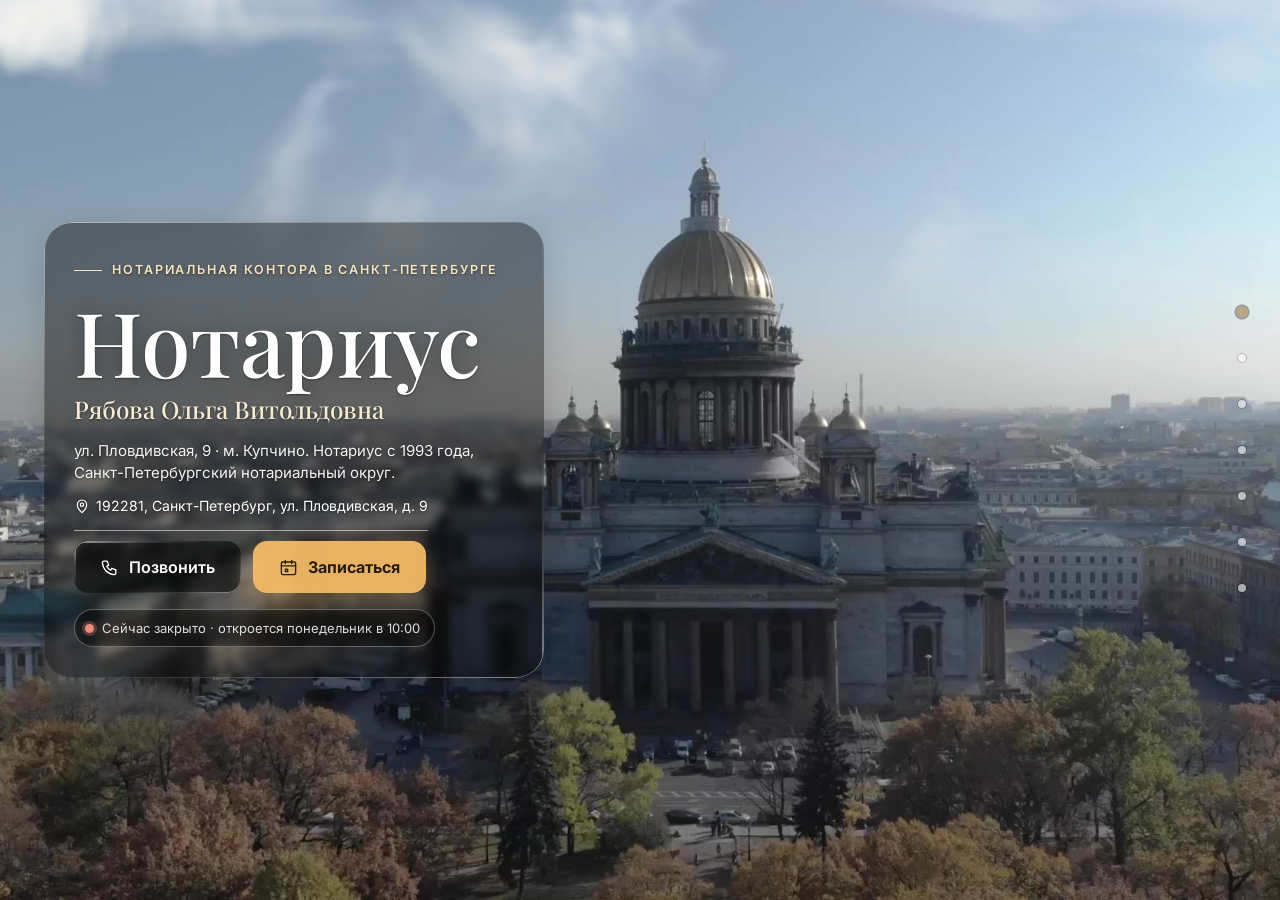
<file: index.html>
<!DOCTYPE html>
<html lang="ru" data-theme="light">
<head>
<meta charset="utf-8">
<meta name="viewport" content="width=device-width, initial-scale=1, viewport-fit=cover">
<title>Нотариус Рябова О. В. — ул. Пловдивская, 9, СПб</title>
<meta name="description" content="Нотариус Рябова О. В., ул. Пловдивская, 9. Наследство, доверенности, сделки с недвижимостью, ООО. Запись: +7 (812) 708-19-17.">
<meta name="robots" content="noindex, nofollow, noarchive">
<meta name="geo.region" content="RU-SPE">
<meta name="geo.placename" content="Санкт-Петербург">
<meta name="geo.position" content="59.8414922;30.3906568">
<meta name="ICBM" content="59.8414922, 30.3906568">
<link rel="canonical" href="https://kristall2002-art.github.io/etalon-a-ryabova/">
<link rel="alternate" hreflang="ru" href="https://kristall2002-art.github.io/etalon-a-ryabova/">
<link rel="alternate" hreflang="en" href="https://kristall2002-art.github.io/etalon-a-ryabova/en/">
<link rel="alternate" hreflang="uz" href="https://kristall2002-art.github.io/etalon-a-ryabova/uz/">
<link rel="alternate" hreflang="tg" href="https://kristall2002-art.github.io/etalon-a-ryabova/tg/">
<link rel="alternate" hreflang="ky" href="https://kristall2002-art.github.io/etalon-a-ryabova/kg/">
<link rel="alternate" hreflang="az" href="https://kristall2002-art.github.io/etalon-a-ryabova/az/">
<link rel="alternate" hreflang="zh" href="https://kristall2002-art.github.io/etalon-a-ryabova/zh/">
<link rel="alternate" hreflang="x-default" href="https://kristall2002-art.github.io/etalon-a-ryabova/">
<meta property="og:type" content="website">
<meta property="og:locale" content="ru_RU">
<meta property="og:site_name" content="Нотариус Рябова">
<meta property="og:title" content="Нотариус Рябова О. В. — ул. Пловдивская, 9, СПб">
<meta property="og:description" content="Нотариус Рябова О. В., ул. Пловдивская, 9. Наследство, доверенности, сделки с недвижимостью, ООО. Запись: +7 (812) 708-19-17.">
<meta property="og:url" content="https://kristall2002-art.github.io/etalon-a-ryabova/">
<meta property="og:image" content="https://kristall2002-art.github.io/etalon-a-ryabova/img/hero-poster.jpg">
<meta name="twitter:card" content="summary_large_image">
<meta name="twitter:title" content="Нотариус Рябова О. В. — ул. Пловдивская, 9, СПб">
<meta name="twitter:description" content="Нотариус Рябова О. В., ул. Пловдивская, 9. Наследство, доверенности, сделки с недвижимостью, ООО. Запись: +7 (812) 708-19-17.">
<meta name="twitter:image" content="https://kristall2002-art.github.io/etalon-a-ryabova/img/hero-poster.jpg">
<meta name="theme-color" content="#f8f8f8">
<link rel="icon" href="data:image/svg+xml,%3Csvg%20xmlns%3D%22http%3A//www.w3.org/2000/svg%22%20viewBox%3D%220%200%2064%2064%22%3E%3Crect%20width%3D%2264%22%20height%3D%2264%22%20rx%3D%2214%22%20fill%3D%22%23665230%22/%3E%3Ctext%20x%3D%2232%22%20y%3D%2243%22%20font-family%3D%22Georgia%2Cserif%22%20font-size%3D%2230%22%20text-anchor%3D%22middle%22%20fill%3D%22%23fff%22%3E%D0%A0%D0%9E%3C/text%3E%3C/svg%3E">
<script>document.documentElement.classList.add('js')</script>
<style id="hero-timing">:root{--hero-d:1.8s}</style>
<link rel="preload" as="image" href="img/hero-poster.jpg" fetchpriority="high">
<!-- шрифты лежат внутри сайта: Google Fonts у российской аудитории режется -->
<style>
@font-face{font-family:'Inter';font-style:normal;font-weight:400;font-display:swap;src:url(assets/fonts/inter-400-cyrillic-ext.woff2) format('woff2');unicode-range:U+0460-052F, U+1C80-1C8A, U+20B4, U+2DE0-2DFF, U+A640-A69F, U+FE2E-FE2F}
@font-face{font-family:'Inter';font-style:normal;font-weight:400;font-display:swap;src:url(assets/fonts/inter-400-cyrillic.woff2) format('woff2');unicode-range:U+0301, U+0400-045F, U+0490-0491, U+04B0-04B1, U+2116}
@font-face{font-family:'Inter';font-style:normal;font-weight:400;font-display:swap;src:url(assets/fonts/inter-400-latin-ext.woff2) format('woff2');unicode-range:U+0100-02BA, U+02BD-02C5, U+02C7-02CC, U+02CE-02D7, U+02DD-02FF, U+0304, U+0308, U+0329, U+1D00-1DBF, U+1E00-1E9F, U+1EF2-1EFF, U+2020, U+20A0-20AB, U+20AD-20C0, U+2113, U+2C60-2C7F, U+A720-A7FF}
@font-face{font-family:'Inter';font-style:normal;font-weight:400;font-display:swap;src:url(assets/fonts/inter-400-latin.woff2) format('woff2');unicode-range:U+0000-00FF, U+0131, U+0152-0153, U+02BB-02BC, U+02C6, U+02DA, U+02DC, U+0304, U+0308, U+0329, U+2000-206F, U+20AC, U+2122, U+2191, U+2193, U+2212, U+2215, U+FEFF, U+FFFD}
@font-face{font-family:'Inter';font-style:normal;font-weight:500;font-display:swap;src:url(assets/fonts/inter-500-cyrillic-ext.woff2) format('woff2');unicode-range:U+0460-052F, U+1C80-1C8A, U+20B4, U+2DE0-2DFF, U+A640-A69F, U+FE2E-FE2F}
@font-face{font-family:'Inter';font-style:normal;font-weight:500;font-display:swap;src:url(assets/fonts/inter-500-cyrillic.woff2) format('woff2');unicode-range:U+0301, U+0400-045F, U+0490-0491, U+04B0-04B1, U+2116}
@font-face{font-family:'Inter';font-style:normal;font-weight:500;font-display:swap;src:url(assets/fonts/inter-500-latin-ext.woff2) format('woff2');unicode-range:U+0100-02BA, U+02BD-02C5, U+02C7-02CC, U+02CE-02D7, U+02DD-02FF, U+0304, U+0308, U+0329, U+1D00-1DBF, U+1E00-1E9F, U+1EF2-1EFF, U+2020, U+20A0-20AB, U+20AD-20C0, U+2113, U+2C60-2C7F, U+A720-A7FF}
@font-face{font-family:'Inter';font-style:normal;font-weight:500;font-display:swap;src:url(assets/fonts/inter-500-latin.woff2) format('woff2');unicode-range:U+0000-00FF, U+0131, U+0152-0153, U+02BB-02BC, U+02C6, U+02DA, U+02DC, U+0304, U+0308, U+0329, U+2000-206F, U+20AC, U+2122, U+2191, U+2193, U+2212, U+2215, U+FEFF, U+FFFD}
@font-face{font-family:'Inter';font-style:normal;font-weight:600;font-display:swap;src:url(assets/fonts/inter-600-cyrillic-ext.woff2) format('woff2');unicode-range:U+0460-052F, U+1C80-1C8A, U+20B4, U+2DE0-2DFF, U+A640-A69F, U+FE2E-FE2F}
@font-face{font-family:'Inter';font-style:normal;font-weight:600;font-display:swap;src:url(assets/fonts/inter-600-cyrillic.woff2) format('woff2');unicode-range:U+0301, U+0400-045F, U+0490-0491, U+04B0-04B1, U+2116}
@font-face{font-family:'Inter';font-style:normal;font-weight:600;font-display:swap;src:url(assets/fonts/inter-600-latin-ext.woff2) format('woff2');unicode-range:U+0100-02BA, U+02BD-02C5, U+02C7-02CC, U+02CE-02D7, U+02DD-02FF, U+0304, U+0308, U+0329, U+1D00-1DBF, U+1E00-1E9F, U+1EF2-1EFF, U+2020, U+20A0-20AB, U+20AD-20C0, U+2113, U+2C60-2C7F, U+A720-A7FF}
@font-face{font-family:'Inter';font-style:normal;font-weight:600;font-display:swap;src:url(assets/fonts/inter-600-latin.woff2) format('woff2');unicode-range:U+0000-00FF, U+0131, U+0152-0153, U+02BB-02BC, U+02C6, U+02DA, U+02DC, U+0304, U+0308, U+0329, U+2000-206F, U+20AC, U+2122, U+2191, U+2193, U+2212, U+2215, U+FEFF, U+FFFD}
@font-face{font-family:'Inter';font-style:normal;font-weight:700;font-display:swap;src:url(assets/fonts/inter-700-cyrillic-ext.woff2) format('woff2');unicode-range:U+0460-052F, U+1C80-1C8A, U+20B4, U+2DE0-2DFF, U+A640-A69F, U+FE2E-FE2F}
@font-face{font-family:'Inter';font-style:normal;font-weight:700;font-display:swap;src:url(assets/fonts/inter-700-cyrillic.woff2) format('woff2');unicode-range:U+0301, U+0400-045F, U+0490-0491, U+04B0-04B1, U+2116}
@font-face{font-family:'Inter';font-style:normal;font-weight:700;font-display:swap;src:url(assets/fonts/inter-700-latin-ext.woff2) format('woff2');unicode-range:U+0100-02BA, U+02BD-02C5, U+02C7-02CC, U+02CE-02D7, U+02DD-02FF, U+0304, U+0308, U+0329, U+1D00-1DBF, U+1E00-1E9F, U+1EF2-1EFF, U+2020, U+20A0-20AB, U+20AD-20C0, U+2113, U+2C60-2C7F, U+A720-A7FF}
@font-face{font-family:'Inter';font-style:normal;font-weight:700;font-display:swap;src:url(assets/fonts/inter-700-latin.woff2) format('woff2');unicode-range:U+0000-00FF, U+0131, U+0152-0153, U+02BB-02BC, U+02C6, U+02DA, U+02DC, U+0304, U+0308, U+0329, U+2000-206F, U+20AC, U+2122, U+2191, U+2193, U+2212, U+2215, U+FEFF, U+FFFD}
@font-face{font-family:'Playfair Display';font-style:normal;font-weight:500;font-display:swap;src:url(assets/fonts/playfair-display-500-cyrillic.woff2) format('woff2');unicode-range:U+0301, U+0400-045F, U+0490-0491, U+04B0-04B1, U+2116}
@font-face{font-family:'Playfair Display';font-style:normal;font-weight:500;font-display:swap;src:url(assets/fonts/playfair-display-500-latin-ext.woff2) format('woff2');unicode-range:U+0100-02BA, U+02BD-02C5, U+02C7-02CC, U+02CE-02D7, U+02DD-02FF, U+0304, U+0308, U+0329, U+1D00-1DBF, U+1E00-1E9F, U+1EF2-1EFF, U+2020, U+20A0-20AB, U+20AD-20C0, U+2113, U+2C60-2C7F, U+A720-A7FF}
@font-face{font-family:'Playfair Display';font-style:normal;font-weight:500;font-display:swap;src:url(assets/fonts/playfair-display-500-latin.woff2) format('woff2');unicode-range:U+0000-00FF, U+0131, U+0152-0153, U+02BB-02BC, U+02C6, U+02DA, U+02DC, U+0304, U+0308, U+0329, U+2000-206F, U+20AC, U+2122, U+2191, U+2193, U+2212, U+2215, U+FEFF, U+FFFD}
@font-face{font-family:'Playfair Display';font-style:normal;font-weight:600;font-display:swap;src:url(assets/fonts/playfair-display-600-cyrillic.woff2) format('woff2');unicode-range:U+0301, U+0400-045F, U+0490-0491, U+04B0-04B1, U+2116}
@font-face{font-family:'Playfair Display';font-style:normal;font-weight:600;font-display:swap;src:url(assets/fonts/playfair-display-600-latin-ext.woff2) format('woff2');unicode-range:U+0100-02BA, U+02BD-02C5, U+02C7-02CC, U+02CE-02D7, U+02DD-02FF, U+0304, U+0308, U+0329, U+1D00-1DBF, U+1E00-1E9F, U+1EF2-1EFF, U+2020, U+20A0-20AB, U+20AD-20C0, U+2113, U+2C60-2C7F, U+A720-A7FF}
@font-face{font-family:'Playfair Display';font-style:normal;font-weight:600;font-display:swap;src:url(assets/fonts/playfair-display-600-latin.woff2) format('woff2');unicode-range:U+0000-00FF, U+0131, U+0152-0153, U+02BB-02BC, U+02C6, U+02DA, U+02DC, U+0304, U+0308, U+0329, U+2000-206F, U+20AC, U+2122, U+2191, U+2193, U+2212, U+2215, U+FEFF, U+FFFD}
/* ===== Notary site — generator stylesheet (light warm base, dark theme by toggle) ===== */
:root{
  --p100:#665230; --p90:#97825e; --p80:#bba887; --p70:#c2b9a9; --p50:#dad5ce; --p40:#e0dedb;
  --p30:#eeece9; --p20:#f1f1f0; --p10:#f8f8f8; --n100:#0e0f11; --n90:#3c404b; --n10:#fff;

  --bg:var(--p10); --bg2:var(--p20); --bg3:var(--p30); --card:var(--n10); --text:var(--n100); --muted:var(--n90);
  --line:var(--p50); --line2:var(--p40); --accent:var(--p90); --accent-d:var(--p100); --accent-l:var(--p80); --accent-soft:var(--p30);
  --on-accent:#fff; --shadow:0 1px 10px rgba(51,51,51,.10); --shadow-lg:0 12px 40px rgba(30,24,10,.14);
  --hero-ov1:rgba(14,15,17,.72); --hero-ov2:rgba(14,15,17,.30); --sec-ov:rgba(248,248,248,.72);
  --ok:#2e8b57; --bad:#b4453b;
  /* те же цвета составляющими: rgba() понимают все браузеры, color-mix() — нет */
  --bg-rgb:248,248,248; --card-rgb:255,255,255; --accent-rgb:151,130,94; --ok-rgb:46,139,87;

  --hdr-h:68px; --bar-h:70px; --vh:100vh; --gap:24px; --radius:14px; --radius-s:10px;
  --font:"Inter",Tahoma,Arial,sans-serif; --serif:"Playfair Display",Georgia,"Times New Roman",serif;
  --ease:cubic-bezier(.65,.05,.36,1); --speed:520ms;
}
html[data-theme="dark"]{
  --bg:#17150f; --bg2:#1d1a13; --bg3:#252117; --card:#221e15; --text:#f1ebdf; --muted:#b9ae98;
  --line:#3a3325; --line2:#2f2a1e; --accent:#c9b17f; --accent-d:#e0cf9f; --accent-l:#8d7b58; --accent-soft:#2a251a;
  --on-accent:#17150f; --shadow:0 1px 12px rgba(0,0,0,.45); --shadow-lg:0 14px 40px rgba(0,0,0,.55);
  --hero-ov1:rgba(10,9,6,.80); --hero-ov2:rgba(10,9,6,.40); --sec-ov:rgba(16,15,12,.76);
  --bg-rgb:23,21,15; --card-rgb:34,30,21; --accent-rgb:201,177,127;
}

*,*::before,*::after{box-sizing:border-box}
html{-webkit-text-size-adjust:100%;scroll-behavior:auto}
html,body{height:100%;margin:0;overflow:hidden;background:var(--bg);color:var(--text);
  font-family:var(--font);font-size:16px;line-height:1.55;-webkit-font-smoothing:antialiased}
body{overscroll-behavior:none;position:relative}
a{color:inherit;text-decoration:none}
img{display:block;max-width:100%}
button{font:inherit;color:inherit;background:none;border:0;padding:0;cursor:pointer}
input,select,textarea{font:inherit;color:inherit}
h1,h2,h3,h4,p{margin:0}
ul{margin:0;padding:0;list-style:none}
svg{display:block}
.ico{width:22px;height:22px;stroke:currentColor;fill:none;stroke-width:1.7;stroke-linecap:round;stroke-linejoin:round;flex:none}
.vh{position:absolute!important;width:1px;height:1px;overflow:hidden;clip:rect(0 0 0 0);white-space:nowrap}

/* ---------- typography helpers ---------- */
.kicker{display:inline-flex;align-items:center;gap:10px;font-size:13px;font-weight:600;letter-spacing:.14em;text-transform:uppercase;color:var(--accent)}
.kicker::before{content:"";width:28px;height:1px;background:var(--accent)}
.h2{font-size:clamp(26px,3.2vw,40px);font-weight:600;letter-spacing:-.02em;line-height:1.12;margin-top:10px}
.lead{color:var(--muted);font-size:17px;max-width:640px;margin-top:12px}
.sec-head{margin-bottom:28px}
#contacts .sec-head{margin-bottom:18px}

/* ---------- buttons ---------- */
.btn{display:inline-flex;align-items:center;justify-content:center;gap:10px;min-height:48px;padding:0 22px;border-radius:999px;
  font-weight:600;font-size:15px;line-height:1;border:1.5px solid transparent;transition:background .25s,color .25s,border-color .25s,transform .2s,box-shadow .25s;white-space:nowrap}
.btn:active{transform:translateY(1px)}
.btn-primary{background:var(--accent-d);color:var(--on-accent);border-color:var(--accent-d)}
.btn-primary:hover{background:var(--accent);border-color:var(--accent);color:#fff}
html[data-theme="dark"] .btn-primary:hover{color:#17150f}
.btn-ghost{border-color:var(--line);color:var(--text);background:var(--card)}
.btn-ghost:hover{border-color:var(--accent);color:var(--accent-d)}
.btn-light{background:rgba(255,255,255,.14);color:#fff;border-color:rgba(255,255,255,.55);backdrop-filter:blur(6px)}
.btn-light:hover{background:#fff;color:var(--n100)}
.btn-white{background:#fff;color:var(--n100);border-color:#fff}
.btn-white:hover{background:var(--p30);border-color:var(--p30)}
.btn .ico{width:18px;height:18px}
.btn-sm{min-height:44px;padding:0 16px;font-size:14px}

/* ---------- header ---------- */
.hdr{position:fixed;top:0;left:0;right:0;height:var(--hdr-h);z-index:200;display:flex;align-items:center;
  background:rgba(var(--bg-rgb),.88);backdrop-filter:blur(12px);-webkit-backdrop-filter:blur(12px);
  border-bottom:1px solid var(--line2);transition:background .3s}
.hdr-in{width:100%;max-width:1280px;margin:0 auto;padding:0 28px;display:flex;align-items:center;gap:24px}
.brand{display:flex;align-items:center;gap:12px;min-width:0;min-height:44px}
.mono-img{object-fit:contain;background:#fff;padding:2px;box-sizing:border-box}
.mono{width:42px;height:42px;border-radius:12px;background:var(--accent-d);color:var(--on-accent);display:grid;place-items:center;
  font-family:var(--serif);font-size:20px;font-weight:600;flex:none;letter-spacing:.02em}
.brand-t{display:flex;flex-direction:column;line-height:1.15;min-width:0}
.brand-n{font-weight:600;font-size:15px;white-space:nowrap;overflow:hidden;text-overflow:ellipsis}
.brand-s{font-size:13px;color:var(--muted);white-space:nowrap;overflow:hidden;text-overflow:ellipsis}
.nav{display:flex;align-items:center;gap:4px;margin-left:auto}
.nav > li{position:relative}
.nav-a{display:inline-flex;align-items:center;gap:6px;min-height:44px;padding:10px 12px;border-radius:8px;font-size:14px;font-weight:500;color:var(--text);opacity:.8;transition:opacity .2s,background .2s}
.nav-a:hover,.nav-a.cur,.nav > li.open > .nav-a{opacity:1;background:var(--bg3)}
.nav-a .chev{width:14px;height:14px;transition:transform .25s}
.nav > li.open > .nav-a .chev{transform:rotate(180deg)}
.hdr-tools{display:flex;align-items:center;gap:6px;margin-left:8px}
.tool{width:44px;height:44px;border-radius:10px;display:grid;place-items:center;color:var(--text);opacity:.8;transition:background .2s,opacity .2s}
.tool:hover{background:var(--bg3);opacity:1}
.tool .ico{width:20px;height:20px}
.tool-lang{width:auto;padding:0 10px;gap:6px;font-size:13px;font-weight:600;letter-spacing:.04em;display:flex;align-items:center}
.lang-wrap{position:relative}
.lang-dd{position:absolute;right:0;top:calc(100% + 8px);background:var(--card);border:1px solid var(--line);border-radius:12px;box-shadow:var(--shadow-lg);
  padding:6px;min-width:190px;display:none;z-index:210}
.lang-wrap.open .lang-dd{display:block}
.lang-dd button,.lang-dd a{display:flex;width:100%;align-items:center;gap:10px;min-height:44px;padding:9px 12px;border-radius:8px;font-size:14px;text-align:left}
.lang-dd button:hover,.lang-dd a:hover{background:var(--bg3)}
.lang-dd button.cur,.lang-dd a.cur{color:var(--accent-d);font-weight:600}
.lang-dd b{font-size:13px;letter-spacing:.08em;width:26px;color:var(--muted)}
.hdr-book{margin-left:4px}
.burger{display:none}
.moon,.sun{display:none}
html[data-theme="dark"] .sun{display:block}
html:not([data-theme="dark"]) .moon{display:block}

/* mega menu */
.mega{position:absolute;left:50%;top:calc(100% + 10px);transform:translateX(-50%);width:min(980px,calc(100vw - 40px));
  background:var(--card);border:1px solid var(--line);border-radius:16px;box-shadow:var(--shadow-lg);padding:20px;display:none;z-index:210}
.nav > li.open > .mega{display:block}
.mega-head{display:flex;justify-content:space-between;align-items:baseline;gap:16px;padding:0 6px 14px;border-bottom:1px solid var(--line2);margin-bottom:12px}
.mega-head b{font-size:14px}
.mega-head span{font-size:13px;color:var(--muted)}
.mega-grid{display:grid;grid-template-columns:repeat(2,1fr);gap:4px}
.mega-it{display:flex;gap:12px;align-items:flex-start;padding:10px 12px;border-radius:10px;text-align:left;width:100%;transition:background .2s}
.mega-it:hover{background:var(--bg3)}
.mega-it .cic{width:38px;height:38px;border-radius:10px;background:var(--accent-soft);color:var(--accent-d);display:grid;place-items:center;flex:none}
.mega-it .cic .ico{width:20px;height:20px}
.mega-it b{display:block;font-size:14px;font-weight:600}
.mega-it small{display:block;font-size:13px;color:var(--muted);line-height:1.35;margin-top:2px}
.mega-it em{font-style:normal;font-size:13px;color:var(--accent);margin-top:3px;display:block}

/* mobile menu */
.mmenu{position:fixed;top:var(--hdr-h);left:0;right:0;bottom:var(--bar-h);z-index:190;background:var(--bg);overflow-y:auto;padding:14px 18px 30px;display:none}
.mmenu.open{display:block}
.mmenu a,.mmenu .macc > button{display:flex;align-items:center;justify-content:space-between;width:100%;padding:14px 6px;border-bottom:1px solid var(--line2);font-size:17px;font-weight:500;text-align:left}
.mmenu .macc > button .chev{width:18px;height:18px;transition:transform .25s}
.mmenu .macc.open > button .chev{transform:rotate(180deg)}
.mmenu .macc-list{display:none;padding:4px 0 8px}
.mmenu .macc.open .macc-list{display:block}
.mmenu .macc-list button{display:flex;align-items:center;gap:12px;width:100%;padding:11px 8px;border-radius:10px;text-align:left;font-size:15px}
.mmenu .macc-list button:hover{background:var(--bg3)}
.mmenu .macc-list .cic{width:32px;height:32px;border-radius:8px;background:var(--accent-soft);color:var(--accent-d);display:grid;place-items:center;flex:none}
.mmenu .macc-list .cic .ico{width:17px;height:17px}
.mmenu-foot{display:flex;flex-wrap:wrap;gap:8px;margin-top:18px}
.mmenu-foot .btn{flex:1}

/* ---------- full-page scroller ---------- */
.fp{position:relative;width:100%;height:var(--vh);overflow:hidden}
.fp-track{will-change:transform;transition:transform var(--speed) var(--ease)}
.fp-track.no-anim{transition:none}
.sec{position:relative;height:var(--vh);width:100%;overflow:hidden}
.sec-scroll{height:100%;overflow-y:auto;overflow-x:hidden;display:flex;flex-direction:column;
  padding:calc(var(--hdr-h) + 20px) 28px calc(var(--bar-h) + 96px);-webkit-overflow-scrolling:touch;scrollbar-width:thin;scrollbar-color:var(--line) transparent}
.wrap{margin:auto;width:100%;max-width:1180px}
.sec-alt{background:var(--bg2)}

/* reveal animation */
.rv{opacity:0;transform:translateY(18px);transition:opacity .7s ease,transform .7s ease;transition-delay:calc(var(--i,0) * 90ms)}
.sec.active .rv{opacity:1;transform:none}

/* side dots */
.dots{position:fixed;right:16px;top:50%;transform:translateY(-50%);z-index:150;display:flex;flex-direction:column;gap:2px}
.dots button{position:relative;width:44px;height:44px;display:grid;place-items:center}
.dots button::after{content:"";width:8px;height:8px;border-radius:50%;background:var(--muted);opacity:.45;transition:transform .25s,opacity .25s,background .25s}
.dots button:hover::after{opacity:.9}
.dots button.cur::after{background:var(--accent);opacity:1;transform:scale(1.5)}
.dots button span{position:absolute;right:32px;top:50%;transform:translateY(-50%) translateX(6px);background:var(--n100);color:#fff;font-size:13px;
  padding:5px 10px;border-radius:6px;white-space:nowrap;opacity:0;pointer-events:none;transition:opacity .2s,transform .2s}
.dots button:hover span{opacity:1;transform:translateY(-50%)}
.sec-hero ~ .dots{color:#fff}
body[data-sec="0"] .dots button::after{background:#fff}
body[data-sec="0"] .dots button.cur::after{background:var(--p80)}

.sec:not(.sec-hero) .sec-scroll{position:relative;z-index:1}

.status{display:inline-flex;align-items:center;gap:8px;padding:8px 14px 8px 10px;border-radius:999px;background:rgba(255,255,255,.12);border:1px solid rgba(255,255,255,.28);font-size:13px;backdrop-filter:blur(6px)}
.status i{width:9px;height:9px;border-radius:50%;background:#7bd389;box-shadow:0 0 0 3px rgba(123,211,137,.28)}
.status.closed i{background:#f08a7e;box-shadow:0 0 0 3px rgba(240,138,126,.28)}
.status.soon i{background:#f0c674;box-shadow:0 0 0 3px rgba(240,198,116,.28)}
.status span{opacity:.85}
.addr-link{display:inline-flex;align-items:center;gap:6px;border-bottom:1px solid currentColor;padding:13px 0 14px;margin:-13px 0 -14px;transition:color .2s}
.addr-link:hover{color:var(--accent)}
.addr-link .ico{width:16px;height:16px}

/* ---------- services ---------- */
.svc-grid{display:grid;grid-template-columns:repeat(5,1fr);gap:14px}
.svc{display:flex;flex-direction:column;align-items:flex-start;gap:10px;padding:18px 16px 16px;border-radius:var(--radius);background:var(--card);border:1px solid var(--line2);
  text-align:left;min-height:170px;transition:transform .25s,box-shadow .25s,border-color .25s;position:relative}
.svc:hover{transform:translateY(-3px);box-shadow:var(--shadow-lg);border-color:var(--accent-l)}
.svc .cic{width:44px;height:44px;border-radius:12px;background:var(--accent-soft);color:var(--accent-d);display:grid;place-items:center}
.svc b{font-size:15px;font-weight:600;line-height:1.3}
.svc small{font-size:13px;color:var(--muted);line-height:1.35}
.svc em{font-style:normal;font-size:13px;color:var(--accent);margin-top:auto;padding-top:6px;display:inline-flex;align-items:center;gap:4px}
.svc em .ico{width:12px;height:12px}

/* ---------- about ---------- */
.about{display:grid;grid-template-columns:1.15fr .85fr;gap:48px;align-items:start}
.about-txt p{color:var(--muted);margin-top:14px;font-size:16px}
.about-txt p:first-of-type{color:var(--text)}
.quote{margin-top:22px;padding:16px 20px;border-left:3px solid var(--accent);background:var(--card);border-radius:0 12px 12px 0;font-family:var(--serif);font-size:18px;line-height:1.45;color:var(--text)}
.creds{display:grid;gap:10px}
.cred{display:flex;gap:14px;align-items:center;padding:14px 16px;border-radius:12px;background:var(--card);border:1px solid var(--line2)}
.cred .cic{width:40px;height:40px;border-radius:10px;background:var(--accent-soft);color:var(--accent-d);display:grid;place-items:center;flex:none}
.cred .cic .ico{width:20px;height:20px}
.cred small{display:block;font-size:13px;color:var(--muted);text-transform:uppercase;letter-spacing:.06em}
.cred b{display:block;font-size:15px;font-weight:600;line-height:1.3}
.chips{display:flex;flex-wrap:wrap;gap:8px;margin-top:16px}
.chips li{padding:8px 14px;border-radius:999px;border:1px solid var(--accent-l);color:var(--accent-d);font-size:13.5px;font-weight:500;background:var(--card)}
.strong-lbl{margin-top:22px;font-size:13px;text-transform:uppercase;letter-spacing:.1em;color:var(--muted)}

/* ---------- how ---------- */
.steps{display:grid;grid-template-columns:repeat(5,1fr);gap:16px;position:relative;margin-top:14px}
.steps::before{content:"";position:absolute;left:8%;right:8%;top:30px;height:1px;background:var(--line)}
.step{position:relative;padding:0 8px}
.step-n{width:60px;height:60px;border-radius:50%;background:var(--card);border:1.5px solid var(--accent-l);color:var(--accent-d);display:grid;place-items:center;
  font-family:var(--serif);font-size:24px;font-weight:600;position:relative;z-index:1;transition:background .4s,color .4s}
.sec.active .step-n{animation:pop .6s var(--ease) both;animation-delay:calc(var(--i) * 140ms + 150ms)}
@keyframes pop{0%{transform:scale(.6);opacity:0}60%{transform:scale(1.08);opacity:1}100%{transform:scale(1)}}
.step b{display:block;margin-top:16px;font-size:17px;font-weight:600}
.step p{color:var(--muted);font-size:14.5px;margin-top:6px}

/* ---------- reviews ---------- */
.reviews{display:grid;grid-template-columns:300px 1fr;gap:28px;align-items:start}
.rsum{background:var(--card);border:1px solid var(--line2);border-radius:var(--radius);padding:26px 24px;text-align:center}
.rsum .big{font-family:var(--serif);font-size:64px;line-height:1;font-weight:500;color:var(--accent-d)}
.stars{display:inline-flex;gap:3px;--fill:100%}
.stars svg{width:20px;height:20px}
.stars .st{fill:var(--line);stroke:none}
.stars .st.on{fill:#e7b73b}
.stars .st.half{fill:url(#halfgrad)}
.rsum .stars{margin-top:8px}
.rsum p{color:var(--muted);font-size:13.5px;margin-top:10px;line-height:1.4}
.rsum .btn{margin-top:16px;width:100%}
.rsum .gis{display:block;margin:10px 0 -14px;padding:14px 0;font-size:13px;color:var(--accent-d);text-decoration:underline;text-underline-offset:3px}
.rgrid{display:grid;grid-template-columns:repeat(2,1fr);gap:14px}
.rev{background:var(--card);border:1px solid var(--line2);border-radius:var(--radius);padding:20px;display:flex;flex-direction:column;gap:10px}
.rev .stars svg{width:15px;height:15px}
.rev p{font-size:14.5px;line-height:1.5;flex:1}
.rev p::before{content:"“";font-family:var(--serif);color:var(--accent);font-size:22px;line-height:0;margin-right:4px;vertical-align:-6px}
.rev-meta{display:flex;flex-wrap:wrap;justify-content:space-between;gap:4px 10px;align-items:baseline;font-size:13px;color:var(--muted)}
.rev-meta b{color:var(--text);font-weight:600}
.rev-src{display:inline-flex;align-items:center;gap:5px;white-space:nowrap;margin-left:auto}
.rev-src i{width:6px;height:6px;border-radius:50%;background:var(--accent)}
.rev-sample{color:var(--muted);font-style:italic;opacity:.85}
.rev-real{color:var(--accent-d);font-weight:600}
.rev-real i{background:var(--ok)}
.rev-is-real{border-color:var(--accent-l)}
.demo-note{margin-top:14px;max-width:760px;font-size:13.5px;line-height:1.45;color:var(--muted);background:var(--accent-soft);
  border-left:3px solid var(--accent);border-radius:0 8px 8px 0;padding:8px 12px}
.rnote{margin-top:14px;font-size:13px;color:var(--muted)}

/* ---------- faq ---------- */
.faq{display:grid;grid-template-columns:1fr 1fr;gap:0 32px;align-items:start}
.faq-col{display:flex;flex-direction:column}
.fq{border-bottom:1px solid var(--line)}
.fq > button{display:flex;width:100%;align-items:center;justify-content:space-between;gap:16px;min-height:44px;padding:16px 4px;text-align:left;font-weight:600;font-size:15.5px;line-height:1.35}
.fq > button .pl{width:26px;height:26px;border-radius:50%;border:1px solid var(--line);display:grid;place-items:center;flex:none;color:var(--accent-d);transition:transform .3s,background .3s}
.fq > button .pl .ico{width:14px;height:14px}
.fq.open > button .pl{transform:rotate(45deg);background:var(--accent-soft)}
.fq-a{display:grid;grid-template-rows:0fr;transition:grid-template-rows .35s var(--ease)}
.fq.open .fq-a{grid-template-rows:1fr}
.fq-a > div{overflow:hidden}
.fq-a p{color:var(--muted);font-size:14.5px;padding:0 4px 16px;line-height:1.55}
.fq-a .faq-note{font-size:13px;color:var(--accent-d);padding-bottom:6px}
.fq-a .faq-note:empty{display:none}

/* ---------- contacts ---------- */
.contacts{display:grid;grid-template-columns:1fr 1.05fr 1fr;gap:18px;align-items:stretch}
.contacts .cbox{padding:16px 18px}
.cbox{background:var(--card);border:1px solid var(--line2);border-radius:var(--radius);padding:20px}
.cl{display:grid;gap:12px}
.cl li{display:flex;gap:12px;align-items:flex-start}
.cl .cic{width:36px;height:36px;border-radius:10px;background:var(--accent-soft);color:var(--accent-d);display:grid;place-items:center;flex:none}
.cl .cic .ico{width:18px;height:18px}
.cl small{display:block;font-size:13px;color:var(--muted);text-transform:uppercase;letter-spacing:.06em}
.cl b{display:block;font-weight:500;font-size:15px;line-height:1.4}
.cl a.tel,.cl a.mail{display:block;padding:14px 0;margin:-14px 0}
.cl a.tel:hover,.cl a.mail:hover{color:var(--accent-d)}
.hours-link{display:inline-block;font-size:13px;color:var(--accent-d);text-decoration:underline;text-underline-offset:3px;padding:14px 0;margin:-14px 0}
.cl .msgs{display:flex;gap:8px;margin-top:4px;flex-wrap:wrap}
.cl .msgs a{display:inline-flex;align-items:center;gap:6px;padding:6px 10px;border-radius:8px;border:1px solid var(--line);font-size:13px;min-height:44px}
.cl .msgs a .ico{width:16px;height:16px}
.mapbox{display:flex;flex-direction:column;gap:12px;padding:12px}
.map{flex:1;min-height:280px;border-radius:10px;overflow:hidden;border:1px solid var(--line);background:var(--bg3);position:relative}
.map iframe{width:100%;height:100%;border:0;position:absolute;inset:0}
.map-actions{display:flex;gap:8px;flex-wrap:wrap}
.map-actions .btn{flex:1;min-height:44px;font-size:14px;padding:0 12px}

/* form */
.form h3{font-size:19px;font-weight:600}
.form .fdesc{color:var(--muted);font-size:13.5px;margin-top:6px}
.fg{display:grid;gap:8px;margin-top:12px}
.f2{display:grid;grid-template-columns:1fr 1fr;gap:10px}
.fld{display:flex;flex-direction:column;gap:4px}
.fld label{font-size:13px;color:var(--muted);font-weight:500}
.fld input,.fld select,.fld textarea{width:100%;background:var(--bg);border:1px solid var(--line);border-radius:10px;padding:8px 12px;font-size:14px;transition:border-color .2s,box-shadow .2s;min-height:44px}
.fld textarea{min-height:48px;resize:vertical}
.fld input:focus,.fld select:focus,.fld textarea:focus{outline:0;border-color:var(--accent);box-shadow:0 0 0 3px rgba(var(--accent-rgb),.22)}
.fld.err input,.fld.err select{border-color:var(--bad)}
.ferr{font-size:13px;color:var(--bad);display:none}
.fld.err .ferr{display:block}
.fnote{font-size:13px;color:var(--muted);margin-top:8px;line-height:1.4}
.fok{display:none;margin-top:10px;padding:10px 12px;border-radius:10px;background:rgba(var(--ok-rgb),.12);color:var(--ok);font-size:13.5px}
.fok.show{display:block}

.foot{margin-top:18px;padding-top:12px;padding-left:250px;flex-wrap:nowrap;align-items:flex-start;border-top:1px solid var(--line2);display:flex;justify-content:space-between;gap:16px;flex-wrap:wrap;font-size:13px;color:var(--muted)}
.foot p{max-width:none}
.foot .fl{white-space:nowrap;flex:none}
.foot .fl a{margin-left:14px;padding:14px 0;margin-top:-14px;margin-bottom:-14px;display:inline-block;min-width:44px;text-align:center;text-decoration:underline;text-underline-offset:3px}

/* ---------- bottom bar ---------- */
.bar{position:fixed;inset:auto 0 0;z-index:300;background:var(--card);box-shadow:0 -1px 10px rgba(51,51,51,.1);border-top:1px solid var(--line2);
  padding:6px 0;padding-bottom:calc(6px + env(safe-area-inset-bottom,0px))}
.bar-in{display:flex;justify-content:space-around;align-items:center;max-width:1080px;margin:0 auto}
.bi{display:flex;flex-direction:column;align-items:center;gap:5px;padding:8px 24px;border-radius:10px;font-size:13.5px;line-height:1;color:var(--text);opacity:.65;
  transition:opacity .3s,background .3s,color .3s;flex:1;max-width:190px;min-width:0}
.bi span{white-space:nowrap;max-width:100%;overflow:hidden;text-overflow:ellipsis}
.bi .ico{width:24px;height:24px}
.bi:hover{opacity:1;background:var(--bg3)}
.bi.cur{opacity:1;color:var(--accent-d)}


/* ---------- modals ---------- */
.modal{position:fixed;inset:0;z-index:400;background:rgba(14,15,17,.62);display:none;align-items:center;justify-content:center;padding:20px}
.modal.open{display:flex}
.mbox{background:var(--card);color:var(--text);border-radius:18px;width:100%;max-width:560px;max-height:min(86vh,860px);overflow:auto;padding:26px 26px 22px;position:relative;box-shadow:var(--shadow-lg);
  animation:mup .3s var(--ease)}
@keyframes mup{from{opacity:0;transform:translateY(16px) scale(.98)}to{opacity:1;transform:none}}
.mbox-lg{max-width:760px}
.mclose{position:absolute;top:12px;right:12px;width:44px;height:44px;border-radius:50%;display:grid;place-items:center;color:var(--muted)}
.mclose:hover{background:var(--bg3);color:var(--text)}
.mbox h3{font-size:22px;font-weight:600;padding-right:36px}
.mbox .msub{color:var(--muted);font-size:14px;margin-top:4px}
.hours-t{width:100%;border-collapse:collapse;margin-top:16px;font-size:15px}
.hours-t td{padding:9px 6px;border-bottom:1px solid var(--line2)}
.hours-t td:last-child{text-align:right;font-weight:500;white-space:nowrap}
.hours-t tr.today td{color:var(--accent-d);font-weight:600}
.hours-t tr.today td:first-child::after{content:" · " attr(data-today);font-weight:400;font-size:13px;color:var(--muted)}
.hours-t tr.off td:last-child{color:var(--muted);font-weight:400}
.mnote{margin-top:14px;padding:12px 14px;border-radius:10px;background:var(--bg2);font-size:13.5px;color:var(--muted)}
.mnote b{display:block;color:var(--text);margin-bottom:3px;font-size:13px}
.mcontacts{display:flex;flex-wrap:wrap;gap:8px;margin-top:14px}
.mcontacts a{display:inline-flex;align-items:center;gap:7px;min-height:44px;padding:9px 13px;border-radius:10px;border:1px solid var(--line);font-size:13.5px}
.mcontacts a .ico{width:16px;height:16px}
.mcontacts a:hover{border-color:var(--accent)}
/* services modal */
.svc-list{margin-top:16px;display:grid;grid-template-columns:1fr 1fr;gap:6px}
.svc-list button{display:flex;gap:10px;align-items:center;width:100%;min-height:44px;text-align:left;padding:10px 12px;border-radius:10px;font-size:14px;line-height:1.35;border:1px solid var(--line2);background:var(--bg)}
.svc-list button:hover{border-color:var(--accent);background:var(--accent-soft)}
.svc-list button .ico{width:16px;height:16px;color:var(--accent);margin-top:2px}
.mhint{font-size:13px;color:var(--muted);margin-top:12px}
.mhead{display:flex;gap:14px;align-items:center;padding-right:36px}
.mhead .cic{width:48px;height:48px;border-radius:12px;background:var(--accent-soft);color:var(--accent-d);display:grid;place-items:center;flex:none}

/* ---------- responsive ---------- */
@media (max-width:1200px){
  .svc-grid{grid-template-columns:repeat(5,1fr)}
  .svc{min-height:160px;padding:14px}
  .svc small{display:none}
}
@media (max-width:991px){
  :root{--hdr-h:62px;--bar-h:64px}
  .nav,.hdr-book{display:none}
  .burger{display:grid}
  .hdr-in{padding:0 18px;gap:12px}
  .brand-s{display:none}
  .sec-scroll{padding:calc(var(--hdr-h) + 16px) 22px calc(var(--bar-h) + 96px)}
  .dots{right:8px;gap:8px}
  .dots button span{display:none}
  .svc-grid{grid-template-columns:repeat(3,1fr);gap:10px}
  .svc{min-height:0}
  .about{grid-template-columns:1fr;gap:22px}
  .steps{grid-template-columns:repeat(5,1fr);gap:10px}
  .step-n{width:48px;height:48px;font-size:20px}
  .step b{font-size:15px}.step p{font-size:13px}
  .reviews{grid-template-columns:1fr;gap:16px}
  .rsum{display:flex;align-items:center;gap:18px;text-align:left;padding:16px 18px}
  .rsum .big{font-size:44px}.rsum .stars{margin:0}.rsum p{margin:0;flex:1}.rsum .btn{margin:0;width:auto}.rsum .gis{display:none}
  .faq{grid-template-columns:1fr;gap:0}
  .contacts{grid-template-columns:1fr 1fr}
  .foot{padding-left:0}
  .contacts .form{grid-column:1 / -1}
  .map{min-height:240px}
  .bi{padding:10px 12px;font-size:13px}
}
@media (max-width:767px){
  :root{--bar-h:62px}
  .h2{font-size:26px}
  .lead{font-size:15px}
  .sec-head{margin-bottom:18px}
  .sec-scroll{padding-left:16px;padding-right:16px}
  .svc-grid{grid-template-columns:repeat(2,1fr);gap:10px}
  .svc{padding:12px;gap:8px}
  .svc .cic{width:36px;height:36px}
  .svc b{font-size:13.5px}
  .svc em{display:none}
  .steps{grid-template-columns:1fr;gap:12px}
  .steps::before{left:24px;right:auto;top:10px;bottom:10px;height:auto;width:1px}
  .step{display:grid;grid-template-columns:48px 1fr;gap:14px;align-items:start;padding:0}
  .step-n{grid-row:1 / span 2}
  .step b{margin-top:10px;grid-column:2}
  .step p{grid-column:2;margin-top:2px}
  .rgrid{display:flex;overflow-x:auto;gap:12px;scroll-snap-type:x mandatory;padding-bottom:8px;margin:0 -16px;padding-left:16px;padding-right:16px;scrollbar-width:none}
  .rgrid::-webkit-scrollbar{display:none}
  .rev{flex:0 0 82%;scroll-snap-align:start}
  .rsum{flex-wrap:wrap;gap:12px}
  .rsum p{flex-basis:100%}
  .contacts{grid-template-columns:1fr;gap:14px}
  .contacts .form{grid-column:auto}
  .cbox{padding:16px}
  .map{min-height:220px}
  .f2{grid-template-columns:1fr}
  .foot{flex-direction:column;gap:8px;padding-left:0}
  .bi{padding:8px 4px;font-size:13px;gap:4px}
  .bi .ico{width:22px;height:22px}
  .sec-scroll{padding-bottom:calc(var(--bar-h) + 66px)}
  .mmenu{padding-bottom:80px}
  .demo-note{font-size:13px;padding:7px 10px}
  .mbox{padding:22px 18px 18px;border-radius:16px}
  .svc-list{grid-template-columns:1fr}
  .dots{right:6px;gap:0}
  .dots button{width:44px;height:44px}
  .dots button::after{width:6px;height:6px}
}
@media (max-width:479px){
  :root{--hdr-h:58px;--bar-h:60px}
  .mono{width:36px;height:36px;font-size:17px;border-radius:10px}
  .brand-n{font-size:14px}
  /* тапы в шапке доведены до 44px (см. .tool ниже) — на самой узкой ширине
     текстовому названию рядом с логотипом уже не хватает места без обрезки,
     поэтому в шапке оставляем только логотип-ссылку */
  .brand-t{display:none}
  .tool{width:44px;height:44px}
  .tool-lang{padding:0 8px;width:auto}
  .tool-lang .ico{display:none}
  .svc{padding:11px 10px}
  .svc b{font-size:13px}
  .bi{padding:6px 2px;font-size:13px;gap:4px;width:100%;max-width:none;letter-spacing:-.01em}
  .bi .ico{width:20px;height:20px}
  .bar{padding:5px 0}
  .cl b{font-size:14px}
}
@media (max-height:640px) and (min-width:768px){
  .svc{min-height:0}
}
@media (prefers-reduced-motion:reduce){
  .fp-track{transition-duration:0s}
  .rv{transition:none;opacity:1;transform:none}
}


/* пометка «демонстрационный проект» в подвале */
.foot-demo{margin-top:.5em;font-size:13px;line-height:1.45;opacity:.62}
.foot-demo a{padding:14px 0;margin:-14px 0;display:inline-block;min-width:44px;text-decoration:underline}

/* --- материалы конторы (перенесённый контент клиента) --- */
.info-links{display:flex;flex-wrap:wrap;gap:10px;justify-content:center;margin-top:26px}
.info-links .ilink{display:inline-flex;align-items:center;gap:8px;min-height:44px;padding:9px 16px;border-radius:999px;border:1px solid var(--line);background:var(--card);color:var(--text);font:inherit;font-size:14px;cursor:pointer;transition:background .2s,border-color .2s}
.info-links .ilink:hover{border-color:var(--accent-d);background:var(--bg-alt)}
.info-tabs{display:flex;flex-wrap:wrap;gap:8px;margin:14px 0 4px}
.info-tabs button{min-height:44px;padding:7px 13px;border-radius:999px;border:1px solid var(--line);background:transparent;color:var(--text);font:inherit;font-size:13px;cursor:pointer}
.info-tabs button[aria-selected="true"]{background:var(--accent-d);border-color:var(--accent-d);color:#fff}
.info-body{max-height:min(56vh,520px);overflow:auto;margin-top:10px;padding-right:4px}
.info-note{font-size:13px;opacity:.7;margin:6px 0 10px}
.info-i{border-bottom:1px solid var(--line)}
.info-i > button{width:100%;display:flex;justify-content:space-between;align-items:center;gap:12px;padding:13px 2px;background:none;border:0;color:inherit;font:inherit;font-weight:600;text-align:left;cursor:pointer}
.info-i > button .pl{width:26px;height:26px;border-radius:50%;border:1px solid var(--line);display:grid;place-items:center;flex:none;color:var(--accent-d);transition:transform .3s,background .3s}
.info-i > button .pl .ico{width:14px;height:14px}
.info-i.open > button .pl{transform:rotate(45deg);background:var(--accent-soft)}
.info-i > div{display:none;padding:0 2px 14px;font-size:15px;line-height:1.62}
.info-i.open > div{display:block}
.info-i p{margin:0 0 10px}
.info-i h4{margin:14px 0 6px;font-size:15px}
.info-i ul{margin:0 0 10px;padding-left:20px}
.info-i li{margin:0 0 5px}
.info-i table{width:100%;border-collapse:collapse;margin:0 0 12px;font-size:14px}
.info-i th,.info-i td{border:1px solid var(--line);padding:7px 9px;text-align:left;vertical-align:top}
.info-f{display:inline-flex;align-items:center;gap:7px;margin:0 8px 8px 0;min-height:44px;padding:7px 12px;border:1px solid var(--line);border-radius:8px;font-size:13px;text-decoration:none;color:var(--accent-d)}
.info-src{display:block;font-size:13px;opacity:.55;margin-top:8px}

/* мобильный: экран должен помещаться целиком, без прокрутки внутри секции —
   поэтому убираем самое объёмное (встроенная карта заменяется кнопкой) и поджимаем формы */
@media (max-width:760px){
  .mapbox .map{display:none}
  .mapbox{padding:0;background:none;border:0}
  /* карточка со списком контактов на телефоне не нужна: адрес, телефон, часы —
     в нижней плашке; прячем её целиком, иначе остаётся пустая рамка */
  #contacts .cbox-info{display:none}
  .foot{padding-left:0;font-size:13px;gap:8px}
  .foot .fl{white-space:normal;flex:1 1 auto}
  .foot .fl a{margin:-14px 12px -14px 0;padding:14px 0;display:inline-block}
  .form .fld{margin-bottom:8px}
  .reviews .rev:nth-child(n+4){display:none}
  .creds .cred:nth-child(n+4){display:none}
  /* второстепенное на телефоне убираем: метро и оплата есть в модалке часов,
     язык и удобное время можно написать в комментарии */
  .cl li.li-metro,.cl li.li-payment{display:none}
  .fld-lang,.fld-time{display:none}
  .foot [data-i18n="foot_disclaimer"]{display:none}
  .foot{padding-top:10px;font-size:13px}
  #about .sec-head .lead,#contacts .sec-head .lead,.form .fnote{display:none}
  /* на телефоне адрес, часы и телефоны всегда под рукой в нижней плашке,
     поэтому на экране контактов оставляем форму и кнопки карты */
  #about .quote,#about .about-txt p:nth-of-type(3){display:none}
  .creds .cred:nth-child(n+3){display:none}
}

/* ---------- размер текста и режим для слабовидящих ---------- */
.tool-a span{font-weight:700;font-size:13px;line-height:1;letter-spacing:.01em}
#hcBtn[aria-pressed="true"]{border-color:var(--accent-d);color:var(--accent-d)}
/* увеличиваем только содержимое разделов: полосу прокрутки экранов трогать нельзя */
.sec-scroll .wrap,.bar-in{zoom:var(--fs,1)}

html[data-hc="1"]{
  --bg:#000; --bg2:#000; --bg3:#000; --card:#000; --text:#fff; --muted:#fff;
  --line:#fff; --line2:#fff; --accent:#ffe14d; --accent-d:#ffe14d; --accent-l:#ffe14d;
  --accent-soft:#000; --on-accent:#000; --shadow:none; --shadow-lg:none;
  --hero-ov1:rgba(0,0,0,.9); --hero-ov2:rgba(0,0,0,.85); --sec-ov:rgba(0,0,0,.92);
  --bg-rgb:0,0,0; --card-rgb:0,0,0; --accent-rgb:255,225,77;
}
html[data-hc="1"] body{background:#000;color:#fff}
html[data-hc="1"] .sec-bg,html[data-hc="1"] .hero-bg,html[data-hc="1"] .sec-photo{display:none!important}
html[data-hc="1"] *{text-shadow:none!important;box-shadow:none!important;backdrop-filter:none!important}
html[data-hc="1"] .card,html[data-hc="1"] .tool,html[data-hc="1"] .btn,
html[data-hc="1"] .chip,html[data-hc="1"] .tag{border:2px solid #fff!important;background:#000!important;color:#fff!important}
html[data-hc="1"] .btn-primary{background:#ffe14d!important;color:#000!important;border-color:#ffe14d!important}
html[data-hc="1"] .btn-primary *{color:#000!important}
html[data-hc="1"] .sec-scroll :where(p,li,span,small,b,strong,h1,h2,h3,h4,td,th,div){color:#fff!important;opacity:1!important}
html[data-hc="1"] a:not(.btn):not(.nav-a){text-decoration:underline;color:#ffe14d!important}
html[data-hc="1"] :focus-visible{outline:3px solid #ffe14d;outline-offset:2px}

/* палец должен попадать и по ширине, не только по высоте — правило в самом
   конце файла, чтобы точно не быть перебитым медиа-запросами/темой выше */
.tool,.tool-lang,.brand{min-width:44px}

</style>
<link rel="stylesheet" href="css/etalon.css">
<link rel="stylesheet" href="css/title-a.css">
<script type="application/ld+json">{"@context":"https://schema.org","@type":["Notary","LegalService","LocalBusiness"],"@id":"https://kristall2002-art.github.io/etalon-a-ryabova/#org","name":"Нотариус Рябова Ольга Витольдовна","alternateName":["Нотариус Рябова"],"url":"https://kristall2002-art.github.io/etalon-a-ryabova/","image":"https://kristall2002-art.github.io/etalon-a-ryabova/img/hero-poster.jpg","description":"Нотариус Рябова О. В., ул. Пловдивская, 9. Наследство, доверенности, сделки с недвижимостью, ООО. Запись: +7 (812) 708-19-17.","telephone":["+78127081917","+78123660010","+78126280010"],"email":"03200191@npspb.ru","address":{"@type":"PostalAddress","streetAddress":"ул. Пловдивская, д. 9","addressLocality":"Санкт-Петербург","postalCode":"192281","addressRegion":"Санкт-Петербург","addressCountry":"RU"},"geo":{"@type":"GeoCoordinates","latitude":59.8414922,"longitude":30.3906568},"hasMap":"https://yandex.ru/maps/org/1414993983/","openingHoursSpecification":[],"areaServed":[{"@type":"City","name":"Санкт-Петербург"},{"@type":"State","name":"Ленинградская область"}],"paymentAccepted":"Наличные и банковские карты","currenciesAccepted":"RUB","priceRange":"₽₽","foundingDate":"1993","knowsLanguage":["ru","en","uz","tg","ky","az","zh"],"sameAs":["https://yandex.ru/maps/org/1414993983/","https://notar-spb.ru/"],"employee":{"@type":"Person","name":"Рябова Ольга Витольдовна","alternateName":"Рябова Ольга Витольдовна","jobTitle":"Нотариус","memberOf":{"@type":"Organization","name":"Нотариальная палата Санкт-Петербурга","alternateName":"Нотариальная палата Санкт-Петербурга"},"identifier":"78/223-н/78"},"hasOfferCatalog":{"@type":"OfferCatalog","name":"Нотариальные услуги","itemListElement":[{"@type":"OfferCatalog","name":"Недвижимость и ипотека","itemListElement":[{"@type":"Offer","itemOffered":{"@type":"Service","name":"Купля-продажа квартиры, дома, участка","serviceType":"Недвижимость и ипотека"}},{"@type":"Offer","itemOffered":{"@type":"Service","name":"Продажа доли в квартире","serviceType":"Недвижимость и ипотека"}},{"@type":"Offer","itemOffered":{"@type":"Service","name":"Дарение недвижимости","serviceType":"Недвижимость и ипотека"}},{"@type":"Offer","itemOffered":{"@type":"Service","name":"Договор ренты и пожизненного содержания с иждивением","serviceType":"Недвижимость и ипотека"}},{"@type":"Offer","itemOffered":{"@type":"Service","name":"Договор ипотеки доли в праве общей собственности","serviceType":"Недвижимость и ипотека"}},{"@type":"Offer","itemOffered":{"@type":"Service","name":"Уведомление сособственника о продаже доли","serviceType":"Недвижимость и ипотека"}},{"@type":"Offer","itemOffered":{"@type":"Service","name":"Соглашение об определении долей","serviceType":"Недвижимость и ипотека"}},{"@type":"Offer","itemOffered":{"@type":"Service","name":"Соглашение о порядке пользования помещением","serviceType":"Недвижимость и ипотека"}},{"@type":"Offer","itemOffered":{"@type":"Service","name":"Предварительный договор","serviceType":"Недвижимость и ипотека"}},{"@type":"Offer","itemOffered":{"@type":"Service","name":"Электронная подача документов в Росреестр","serviceType":"Недвижимость и ипотека"}}]},{"@type":"OfferCatalog","name":"Наследство и завещания","itemListElement":[{"@type":"Offer","itemOffered":{"@type":"Service","name":"Удостоверение завещания","serviceType":"Наследство и завещания"}},{"@type":"Offer","itemOffered":{"@type":"Service","name":"Совместное завещание супругов","serviceType":"Наследство и завещания"}},{"@type":"Offer","itemOffered":{"@type":"Service","name":"Наследственный договор","serviceType":"Наследство и завещания"}},{"@type":"Offer","itemOffered":{"@type":"Service","name":"Открытие и ведение наследственного дела","serviceType":"Наследство и завещания"}},{"@type":"Offer","itemOffered":{"@type":"Service","name":"Свидетельство о праве на наследство","serviceType":"Наследство и завещания"}},{"@type":"Offer","itemOffered":{"@type":"Service","name":"Соглашение о разделе наследственного имущества","serviceType":"Наследство и завещания"}},{"@type":"Offer","itemOffered":{"@type":"Service","name":"Принятие мер по охране наследства","serviceType":"Наследство и завещания"}},{"@type":"Offer","itemOffered":{"@type":"Service","name":"Выезд к завещателю на дом или в больницу","serviceType":"Наследство и завещания"}}]},{"@type":"OfferCatalog","name":"Семья и брак","itemListElement":[{"@type":"Offer","itemOffered":{"@type":"Service","name":"Брачный договор","serviceType":"Семья и брак"}},{"@type":"Offer","itemOffered":{"@type":"Service","name":"Соглашение о разделе совместно нажитого имущества","serviceType":"Семья и брак"}},{"@type":"Offer","itemOffered":{"@type":"Service","name":"Соглашение об уплате алиментов","serviceType":"Семья и брак"}},{"@type":"Offer","itemOffered":{"@type":"Service","name":"Оформление материнского капитала в долевую собственность","serviceType":"Семья и брак"}},{"@type":"Offer","itemOffered":{"@type":"Service","name":"Согласие супруга на сделку","serviceType":"Семья и брак"}},{"@type":"Offer","itemOffered":{"@type":"Service","name":"Согласие на выезд ребёнка за границу","serviceType":"Семья и брак"}},{"@type":"Offer","itemOffered":{"@type":"Service","name":"Согласие на регистрацию по месту жительства","serviceType":"Семья и брак"}}]},{"@type":"OfferCatalog","name":"Доверенности","itemListElement":[{"@type":"Offer","itemOffered":{"@type":"Service","name":"Генеральная доверенность","serviceType":"Доверенности"}},{"@type":"Offer","itemOffered":{"@type":"Service","name":"На управление и распоряжение автомобилем","serviceType":"Доверенности"}},{"@type":"Offer","itemOffered":{"@type":"Service","name":"На управление квартирой","serviceType":"Доверенности"}},{"@type":"Offer","itemOffered":{"@type":"Service","name":"На представление интересов в суде","serviceType":"Доверенности"}},{"@type":"Offer","itemOffered":{"@type":"Service","name":"На представление интересов несовершеннолетнего","serviceType":"Доверенности"}},{"@type":"Offer","itemOffered":{"@type":"Service","name":"На получение пенсии и пособий","serviceType":"Доверенности"}},{"@type":"Offer","itemOffered":{"@type":"Service","name":"На ведение наследственного дела","serviceType":"Доверенности"}},{"@type":"Offer","itemOffered":{"@type":"Service","name":"На получение документов","serviceType":"Доверенности"}},{"@type":"Offer","itemOffered":{"@type":"Service","name":"На распоряжение банковским счётом","serviceType":"Доверенности"}},{"@type":"Offer","itemOffered":{"@type":"Service","name":"Машиночитаемая доверенность (МЧД)","serviceType":"Доверенности"}},{"@type":"Offer","itemOffered":{"@type":"Service","name":"Отмена доверенности","serviceType":"Доверенности"}}]},{"@type":"OfferCatalog","name":"Бизнес и ООО","itemListElement":[{"@type":"Offer","itemOffered":{"@type":"Service","name":"Купля-продажа доли в уставном капитале ООО","serviceType":"Бизнес и ООО"}},{"@type":"Offer","itemOffered":{"@type":"Service","name":"Дарение доли в уставном капитале","serviceType":"Бизнес и ООО"}},{"@type":"Offer","itemOffered":{"@type":"Service","name":"Залог доли","serviceType":"Бизнес и ООО"}},{"@type":"Offer","itemOffered":{"@type":"Service","name":"Удостоверение решения единственного участника","serviceType":"Бизнес и ООО"}},{"@type":"Offer","itemOffered":{"@type":"Service","name":"Удостоверение протокола общего собрания участников","serviceType":"Бизнес и ООО"}},{"@type":"Offer","itemOffered":{"@type":"Service","name":"Акцепт безотзывной оферты о продаже доли","serviceType":"Бизнес и ООО"}},{"@type":"Offer","itemOffered":{"@type":"Service","name":"Опционный договор и соглашение о предоставлении опциона","serviceType":"Бизнес и ООО"}},{"@type":"Offer","itemOffered":{"@type":"Service","name":"Договор конвертируемого займа","serviceType":"Бизнес и ООО"}},{"@type":"Offer","itemOffered":{"@type":"Service","name":"Заявление о выходе участника из ООО","serviceType":"Бизнес и ООО"}},{"@type":"Offer","itemOffered":{"@type":"Service","name":"Договор инвестиционного товарищества","serviceType":"Бизнес и ООО"}},{"@type":"Offer","itemOffered":{"@type":"Service","name":"Соглашение об управлении хозяйственным партнёрством","serviceType":"Бизнес и ООО"}}]},{"@type":"OfferCatalog","name":"Свидетельствования","itemListElement":[{"@type":"Offer","itemOffered":{"@type":"Service","name":"Свидетельствование подлинности подписи","serviceType":"Свидетельствования"}},{"@type":"Offer","itemOffered":{"@type":"Service","name":"Свидетельствование верности копий документов и выписок","serviceType":"Свидетельствования"}},{"@type":"Offer","itemOffered":{"@type":"Service","name":"Свидетельствование верности перевода","serviceType":"Свидетельствования"}},{"@type":"Offer","itemOffered":{"@type":"Service","name":"Удостоверение времени предъявления документа","serviceType":"Свидетельствования"}},{"@type":"Offer","itemOffered":{"@type":"Service","name":"Удостоверение равнозначности электронного и бумажного документа","serviceType":"Свидетельствования"}},{"@type":"Offer","itemOffered":{"@type":"Service","name":"Удостоверение факта нахождения гражданина в живых","serviceType":"Свидетельствования"}},{"@type":"Offer","itemOffered":{"@type":"Service","name":"Обеспечение доказательств в интернете (осмотр сайта)","serviceType":"Свидетельствования"}}]},{"@type":"OfferCatalog","name":"Депозит и обеспечение","itemListElement":[{"@type":"Offer","itemOffered":{"@type":"Service","name":"Нотариальный депозит по сделке с недвижимостью","serviceType":"Депозит и обеспечение"}},{"@type":"Offer","itemOffered":{"@type":"Service","name":"Депозит при банкротстве","serviceType":"Депозит и обеспечение"}},{"@type":"Offer","itemOffered":{"@type":"Service","name":"Регистрация уведомления о залоге движимого имущества","serviceType":"Депозит и обеспечение"}},{"@type":"Offer","itemOffered":{"@type":"Service","name":"Выписка из реестра уведомлений о залоге","serviceType":"Депозит и обеспечение"}},{"@type":"Offer","itemOffered":{"@type":"Service","name":"Исполнительная надпись","serviceType":"Депозит и обеспечение"}},{"@type":"Offer","itemOffered":{"@type":"Service","name":"Протест векселя","serviceType":"Депозит и обеспечение"}}]},{"@type":"OfferCatalog","name":"Заявления и передача документов","itemListElement":[{"@type":"Offer","itemOffered":{"@type":"Service","name":"Передача заявлений и документов почтой и по каналам связи","serviceType":"Заявления и передача документов"}},{"@type":"Offer","itemOffered":{"@type":"Service","name":"Свидетельство о передаче заявления","serviceType":"Заявления и передача документов"}},{"@type":"Offer","itemOffered":{"@type":"Service","name":"Принятие на хранение документов","serviceType":"Заявления и передача документов"}},{"@type":"Offer","itemOffered":{"@type":"Service","name":"Обеспечение доказательств","serviceType":"Заявления и передача документов"}}]},{"@type":"OfferCatalog","name":"Электронные и дистанционные услуги","itemListElement":[{"@type":"Offer","itemOffered":{"@type":"Service","name":"Дистанционная сделка с участием двух нотариусов","serviceType":"Электронные и дистанционные услуги"}},{"@type":"Offer","itemOffered":{"@type":"Service","name":"Электронная подача документов в Росреестр и ФНС","serviceType":"Электронные и дистанционные услуги"}},{"@type":"Offer","itemOffered":{"@type":"Service","name":"Удостоверение равнозначности документов","serviceType":"Электронные и дистанционные услуги"}},{"@type":"Offer","itemOffered":{"@type":"Service","name":"Выписки из ЕГРН и ЕГРЮЛ через нотариуса","serviceType":"Электронные и дистанционные услуги"}},{"@type":"Offer","itemOffered":{"@type":"Service","name":"Машиночитаемые доверенности","serviceType":"Электронные и дистанционные услуги"}}]},{"@type":"OfferCatalog","name":"Прочие действия и выезд","itemListElement":[{"@type":"Offer","itemOffered":{"@type":"Service","name":"Правовая консультация по нотариальному действию","serviceType":"Прочие действия и выезд"}},{"@type":"Offer","itemOffered":{"@type":"Service","name":"Выезд нотариуса на дом, в больницу, в офис","serviceType":"Прочие действия и выезд"}},{"@type":"Offer","itemOffered":{"@type":"Service","name":"Корпоративное обслуживание организаций","serviceType":"Прочие действия и выезд"}},{"@type":"Offer","itemOffered":{"@type":"Service","name":"Составление проектов договоров и заявлений","serviceType":"Прочие действия и выезд"}},{"@type":"Offer","itemOffered":{"@type":"Service","name":"Помощь в подборе формы сделки","serviceType":"Прочие действия и выезд"}}]}]},"aggregateRating":{"@type":"AggregateRating","ratingValue":4.4,"reviewCount":33,"bestRating":5,"worstRating":1}}</script>
<script type="application/ld+json">{"@context":"https://schema.org","@type":"FAQPage","inLanguage":"ru","mainEntity":[{"@type":"Question","name":"Нужна ли предварительная запись?","acceptedAnswer":{"@type":"Answer","text":"Рекомендуем записаться заранее по телефону +7 (812) 708-19-17 или через форму на сайте — так вы не будете ждать в очереди. Часы приёма: Пн 10:00–13:00 и 14:00–18:00; Вт 09:00–13:00 и 14:00–18:00; Ср 10:00–13:00 и 14:00–17:00; Чт 10:00–13:00 и 14:00–18:00; Пт — приёма граждан нет в будни, выходной в субботу."}},{"@type":"Question","name":"Какие документы взять с собой?","acceptedAnswer":{"@type":"Answer","text":"Всегда — паспорт каждого участника. Остальное зависит от действия: для сделки с недвижимостью — правоустанавливающие документы, для доверенности — данные представителя, для наследства — свидетельство о смерти и документы о родстве. Точный список сообщат при записи."}},{"@type":"Question","name":"Можно ли оплатить картой?","acceptedAnswer":{"@type":"Answer","text":"Наличные и банковские карты."}},{"@type":"Question","name":"Работаете ли по субботам?","acceptedAnswer":{"@type":"Answer","text":"Да, в субботу приём выходной. Воскресенье — выходной. Данные с сайта notar-spb.ru (страницы «Режим работы, адрес» и «Время работы»)."}},{"@type":"Question","name":"Можно ли вызвать нотариуса на дом или в больницу?","acceptedAnswer":{"@type":"Answer","text":"Да, выезд нотариуса возможен — на дом, в больницу, в офис организации. Время и условия выезда согласуются по телефону +7 (812) 708-19-17."}},{"@type":"Question","name":"Подаёте ли документы в Росреестр?","acceptedAnswer":{"@type":"Answer","text":"Да. После удостоверения сделки нотариус направляет документы в Росреестр в электронном виде — без визита в МФЦ и с сокращённым сроком регистрации."}},{"@type":"Question","name":"Сколько стоит нотариальное действие?","acceptedAnswer":{"@type":"Answer","text":"Стоимость складывается из нотариального тарифа, установленного законом, и платы за услуги правового и технического характера, единой для всех нотариусов Санкт-Петербурга. Точную сумму по вашему действию сообщат при записи."}},{"@type":"Question","name":"Как добраться до конторы?","acceptedAnswer":{"@type":"Answer","text":"Адрес: ул. Пловдивская, 9, Фрунзенский район, Купчино. Метро: Купчино. Нажмите на адрес в любом месте сайта — откроется Яндекс.Карта с маршрутом."}},{"@type":"Question","name":"Что делать, если участник сделки не говорит по-русски?","acceptedAnswer":{"@type":"Answer","text":"Нотариальное действие совершается на русском языке. Если участник не владеет русским, потребуется переводчик — его участие и данные указываются в документе. Договоритесь об этом заранее при записи."}},{"@type":"Question","name":"Нужно ли присутствие того, на кого оформляется доверенность?","acceptedAnswer":{"@type":"Answer","text":"Нет. Для доверенности достаточно присутствия доверителя с паспортом; о представителе нужны паспортные данные. Представитель получает доверенность позже — лично или через доверителя."}}]}</script>
<script type="application/ld+json">{"@context":"https://schema.org","@type":"BreadcrumbList","itemListElement":[{"@type":"ListItem","position":1,"name":"Главная","item":"https://kristall2002-art.github.io/etalon-a-ryabova/"},{"@type":"ListItem","position":2,"name":"Услуги","item":"https://kristall2002-art.github.io/etalon-a-ryabova/#services"},{"@type":"ListItem","position":3,"name":"О нотариусе","item":"https://kristall2002-art.github.io/etalon-a-ryabova/#about"},{"@type":"ListItem","position":4,"name":"Отзывы","item":"https://kristall2002-art.github.io/etalon-a-ryabova/#reviews"},{"@type":"ListItem","position":5,"name":"Вопросы","item":"https://kristall2002-art.github.io/etalon-a-ryabova/#faq"},{"@type":"ListItem","position":6,"name":"Контакты","item":"https://kristall2002-art.github.io/etalon-a-ryabova/#contacts"}]}</script>
</head>
<body data-sec="0">
<svg xmlns="http://www.w3.org/2000/svg" style="display:none" aria-hidden="true">
<symbol id="ico-home" viewBox="0 0 24 24"><path d="M3 11l9-8 9 8"/><path d="M5 10v10h14V10"/><path d="M10 20v-6h4v6"/></symbol>
<symbol id="ico-scroll" viewBox="0 0 24 24"><path d="M7 3h8l4 4v14H7z"/><path d="M15 3v4h4"/><path d="M10 12h6M10 16h6"/></symbol>
<symbol id="ico-heart" viewBox="0 0 24 24"><path d="M12 20s-7-4.4-7-10a4 4 0 0 1 7-2.5A4 4 0 0 1 19 10c0 5.6-7 10-7 10z"/></symbol>
<symbol id="ico-key" viewBox="0 0 24 24"><circle cx="8" cy="15" r="4"/><path d="M11 12l9-9M15 8l2 2M18 5l2 2"/></symbol>
<symbol id="ico-briefcase" viewBox="0 0 24 24"><rect x="3" y="7" width="18" height="13" rx="2"/><path d="M9 7V4h6v3M3 12h18"/></symbol>
<symbol id="ico-stamp" viewBox="0 0 24 24"><path d="M9 10V5a3 3 0 0 1 6 0v5"/><rect x="4" y="10" width="16" height="5" rx="1"/><path d="M7 15v4h10v-4"/></symbol>
<symbol id="ico-safe" viewBox="0 0 24 24"><rect x="3" y="4" width="18" height="16" rx="2"/><circle cx="12" cy="12" r="4"/><path d="M12 10v2l1.5 1.5M6 20v2M18 20v2"/></symbol>
<symbol id="ico-mail" viewBox="0 0 24 24"><rect x="3" y="5" width="18" height="14" rx="2"/><path d="M3 7l9 6 9-6"/></symbol>
<symbol id="ico-chip" viewBox="0 0 24 24"><rect x="6" y="6" width="12" height="12" rx="2"/><rect x="9" y="9" width="6" height="6"/><path d="M9 2v4M15 2v4M9 18v4M15 18v4M2 9h4M2 15h4M18 9h4M18 15h4"/></symbol>
<symbol id="ico-plus" viewBox="0 0 24 24"><circle cx="12" cy="12" r="9"/><path d="M12 8v8M8 12h8"/></symbol>
<symbol id="ico-plus-s" viewBox="0 0 24 24"><path d="M12 6v12M6 12h12"/></symbol>
<symbol id="ico-pin" viewBox="0 0 24 24"><path d="M12 22s7-6.2 7-12a7 7 0 0 0-14 0c0 5.8 7 12 7 12z"/><circle cx="12" cy="10" r="2.5"/></symbol>
<symbol id="ico-phone" viewBox="0 0 24 24"><path d="M5 4h4l2 5-2.5 1.5a11 11 0 0 0 5 5L15 13l5 2v4a2 2 0 0 1-2 2A16 16 0 0 1 3 6a2 2 0 0 1 2-2z"/></symbol>
<symbol id="ico-pen" viewBox="0 0 24 24"><path d="M4 20h4l10-10-4-4L4 16z"/><path d="M12.5 7.5l4 4"/></symbol>
<symbol id="ico-calendar" viewBox="0 0 24 24"><rect x="3" y="5" width="18" height="16" rx="2"/><path d="M3 10h18M8 3v4M16 3v4"/><path d="M8 14h3v3H8z"/></symbol>
<symbol id="ico-clock" viewBox="0 0 24 24"><circle cx="12" cy="12" r="9"/><path d="M12 7v5l3 2"/></symbol>
<symbol id="ico-telegram" viewBox="0 0 24 24"><path d="M21 4L3 11.5l6 2 2 6 3-4 5 3.5z"/><path d="M9 13.5l12-9.5"/></symbol>
<symbol id="ico-whatsapp" viewBox="0 0 24 24"><path d="M4 20l1.3-4A8 8 0 1 1 8 19z"/><path d="M9.5 9.5c0 3 2 5 5 5l1-1.5-2-1-1 1a4 4 0 0 1-1.5-1.5l1-1-1-2z"/></symbol>
<symbol id="ico-metro" viewBox="0 0 24 24"><circle cx="12" cy="12" r="9"/><path d="M8 16V8l4 5 4-5v8"/></symbol>
<symbol id="ico-check" viewBox="0 0 24 24"><path d="M5 12l4 4L19 7"/></symbol>
<symbol id="ico-moon" viewBox="0 0 24 24"><path d="M20 14.5A8 8 0 0 1 9.5 4a8 8 0 1 0 10.5 10.5z"/></symbol>
<symbol id="ico-sun" viewBox="0 0 24 24"><circle cx="12" cy="12" r="4"/><path d="M12 2v2M12 20v2M2 12h2M20 12h2M4.9 4.9l1.4 1.4M17.7 17.7l1.4 1.4M4.9 19.1l1.4-1.4M17.7 6.3l1.4-1.4"/></symbol>
<symbol id="ico-globe" viewBox="0 0 24 24"><circle cx="12" cy="12" r="9"/><path d="M3 12h18M12 3a14 14 0 0 1 0 18M12 3a14 14 0 0 0 0 18"/></symbol>
<symbol id="ico-menu" viewBox="0 0 24 24"><path d="M4 7h16M4 12h16M4 17h16"/></symbol>
<symbol id="ico-x" viewBox="0 0 24 24"><path d="M6 6l12 12M18 6L6 18"/></symbol>
<symbol id="ico-chev" viewBox="0 0 24 24"><path d="M6 9l6 6 6-6"/></symbol>
<symbol id="ico-card" viewBox="0 0 24 24"><rect x="3" y="6" width="18" height="12" rx="2"/><path d="M3 10h18M7 15h4"/></symbol>
<symbol id="ico-shield" viewBox="0 0 24 24"><path d="M12 3l8 3v6c0 5-3.5 8-8 9-4.5-1-8-4-8-9V6z"/><path d="M9 12l2 2 4-4"/></symbol>
<symbol id="ico-hash" viewBox="0 0 24 24"><path d="M10 4L8 20M16 4l-2 16M4 9h17M3 15h17"/></symbol>
<symbol id="ico-users" viewBox="0 0 24 24"><circle cx="9" cy="8" r="3.5"/><path d="M2.5 20a6.5 6.5 0 0 1 13 0"/><circle cx="17" cy="9" r="2.5"/><path d="M15.5 14.5a5 5 0 0 1 6 5"/></symbol>
<symbol id="ico-award" viewBox="0 0 24 24"><circle cx="12" cy="9" r="6"/><path d="M8.5 14L7 22l5-3 5 3-1.5-8"/></symbol>
<symbol id="ico-route" viewBox="0 0 24 24"><circle cx="6" cy="18" r="2.5"/><circle cx="18" cy="6" r="2.5"/><path d="M8.5 18H14a3 3 0 0 0 0-6h-4a3 3 0 0 1 0-6h5.5"/></symbol>
<symbol id="ico-arrow" viewBox="0 0 24 24"><path d="M5 12h14M13 6l6 6-6 6"/></symbol>
<symbol id="ico-ext" viewBox="0 0 24 24"><path d="M14 4h6v6M20 4l-9 9"/><path d="M19 14v5a1 1 0 0 1-1 1H5a1 1 0 0 1-1-1V6a1 1 0 0 1 1-1h5"/></symbol>
<symbol id="ico-send" viewBox="0 0 24 24"><path d="M21 3L10 14"/><path d="M21 3l-7 18-4-7-7-4z"/></symbol>
<symbol id="ico-vk" viewBox="0 0 24 24"><rect x="3" y="3" width="18" height="18" rx="4"/><path d="M7 9c.5 4 2.5 6 5 6v-6m0 3c1.5 0 3-1.5 3-3m-3 3c1.5 0 3 1.5 3 3"/></symbol>
<symbol id="ico-eye" viewBox="0 0 24 24"><path d="M2 12s3.8-6.5 10-6.5S22 12 22 12s-3.8 6.5-10 6.5S2 12 2 12Z"/><circle cx="12" cy="12" r="3"/></symbol>
</svg>

<!-- ===== шапка: на первом экране скрыта, закрепляется со второго ===== -->
<header class="hdr" id="hdr">
  <div class="hdr-in">
    <a class="brand" href="#home" data-go="home" aria-label="Нотариус Рябова О. В. — на первый экран">
      <span class="mono" aria-hidden="true">РО</span>
      <span class="brand-t"><span class="brand-n">Нотариус Рябова О. В.</span></span>
    </a>
    <ul class="nav" id="nav">
      <li id="navServices">
        <a class="nav-a" href="#services" data-go="services" aria-haspopup="true"><span data-i18n="nav_services">Услуги</span><svg class="ico chev"><use href="#ico-chev"/></svg></a>
        <div class="mega" role="menu">
          <div class="mega-head"><b data-i18n="menu_all_services">Все категории услуг</b><span data-i18n="menu_pick">Выберите категорию — откроется список действий</span></div>
          <div class="mega-grid">
<button class="mega-it" type="button" data-cat="realty"><span class="cic"><svg class="ico"><use href="#ico-home"/></svg></span><span><b data-i18n="cat_realty">Недвижимость и ипотека</b><small data-i18n="cat_realty_d">Сделки с квартирами, долями, залогом и рентой</small><em>10 <span data-i18n="svc_items">действий</span></em></span></button>
<button class="mega-it" type="button" data-cat="inherit"><span class="cic"><svg class="ico"><use href="#ico-scroll"/></svg></span><span><b data-i18n="cat_inherit">Наследство и завещания</b><small data-i18n="cat_inherit_d">Завещания, наследственные дела, свидетельства о праве</small><em>8 <span data-i18n="svc_items">действий</span></em></span></button>
<button class="mega-it" type="button" data-cat="family"><span class="cic"><svg class="ico"><use href="#ico-heart"/></svg></span><span><b data-i18n="cat_family">Семья и брак</b><small data-i18n="cat_family_d">Брачный договор, алименты, материнский капитал, согласия</small><em>7 <span data-i18n="svc_items">действий</span></em></span></button>
<button class="mega-it" type="button" data-cat="power"><span class="cic"><svg class="ico"><use href="#ico-key"/></svg></span><span><b data-i18n="cat_power">Доверенности</b><small data-i18n="cat_power_d">Любые доверенности, включая машиночитаемые</small><em>11 <span data-i18n="svc_items">действий</span></em></span></button>
<button class="mega-it" type="button" data-cat="business"><span class="cic"><svg class="ico"><use href="#ico-briefcase"/></svg></span><span><b data-i18n="cat_business">Бизнес и ООО</b><small data-i18n="cat_business_d">Доли, уставы, протоколы, опционы</small><em>11 <span data-i18n="svc_items">действий</span></em></span></button>
<button class="mega-it" type="button" data-cat="certify"><span class="cic"><svg class="ico"><use href="#ico-stamp"/></svg></span><span><b data-i18n="cat_certify">Свидетельствования</b><small data-i18n="cat_certify_d">Подписи, копии, переводы, факты</small><em>7 <span data-i18n="svc_items">действий</span></em></span></button>
<button class="mega-it" type="button" data-cat="deposit"><span class="cic"><svg class="ico"><use href="#ico-safe"/></svg></span><span><b data-i18n="cat_deposit">Депозит и обеспечение</b><small data-i18n="cat_deposit_d">Расчёты через нотариуса, залог движимого имущества</small><em>6 <span data-i18n="svc_items">действий</span></em></span></button>
<button class="mega-it" type="button" data-cat="statements"><span class="cic"><svg class="ico"><use href="#ico-mail"/></svg></span><span><b data-i18n="cat_statements">Заявления и передача документов</b><small data-i18n="cat_statements_d">Официальная передача заявлений и документов</small><em>4 <span data-i18n="svc_items">действий</span></em></span></button>
<button class="mega-it" type="button" data-cat="digital"><span class="cic"><svg class="ico"><use href="#ico-chip"/></svg></span><span><b data-i18n="cat_digital">Электронные и дистанционные услуги</b><small data-i18n="cat_digital_d">Онлайн-формат нотариальных действий</small><em>5 <span data-i18n="svc_items">действий</span></em></span></button>
<button class="mega-it" type="button" data-cat="other"><span class="cic"><svg class="ico"><use href="#ico-plus"/></svg></span><span><b data-i18n="cat_other">Прочие действия и выезд</b><small data-i18n="cat_other_d">Консультации, выезд, корпоративное обслуживание</small><em>5 <span data-i18n="svc_items">действий</span></em></span></button>
          </div>
        </div>
      </li>
      <li><a class="nav-a" href="#about" data-go="about" data-i18n="nav_about">О нотариусе</a></li>
      <li><a class="nav-a" href="#how" data-go="how" data-i18n="nav_how">Как проходит</a></li>
      <li><a class="nav-a" href="#reviews" data-go="reviews" data-i18n="nav_reviews">Отзывы</a></li>
      <li><a class="nav-a" href="#contacts" data-go="contacts" data-i18n="nav_contacts">Контакты</a></li>
    </ul>
    <div class="hdr-tools">
      <div class="lang-wrap">
        <button class="tool tool-lang" id="langBtn" type="button" data-i18n-title="lang_label" title="Язык" aria-label="Язык" aria-haspopup="listbox"><svg class="ico"><use href="#ico-globe"/></svg><span id="langCur">RU</span></button>
        <div class="lang-dd" role="listbox" aria-label="Языки сайта">
<a href="./" data-lang="ru" role="option" hreflang="ru" lang="ru" class="cur" aria-current="page"><b>RU</b>Русский</a>
<a href="en/" data-lang="en" role="option" hreflang="en" lang="en"><b>EN</b>English</a>
<a href="uz/" data-lang="uz" role="option" hreflang="uz" lang="uz"><b>UZ</b>O‘zbekcha</a>
<a href="tg/" data-lang="tg" role="option" hreflang="tg" lang="tg"><b>TJ</b>Тоҷикӣ</a>
<a href="kg/" data-lang="kg" role="option" hreflang="ky" lang="ky"><b>KG</b>Кыргызча</a>
<a href="az/" data-lang="az" role="option" hreflang="az" lang="az"><b>AZ</b>Azərbaycanca</a>
<a href="zh/" data-lang="zh" role="option" hreflang="zh" lang="zh"><b>ZH</b>中文</a>
        </div>
      </div>
      <div class="hdr-a11y" role="group" aria-label="Размер текста, контраст и тема">
        <button class="tool tool-a" id="fsDown" type="button" data-i18n-title="a11y_smaller" title="Мельче" aria-label="Мельче"><span>А−</span></button>
        <button class="tool tool-a" id="fsUp" type="button" data-i18n-title="a11y_bigger" title="Крупнее" aria-label="Крупнее"><span>А+</span></button>
        <button class="tool" id="hcBtn" type="button" data-i18n-title="a11y_contrast" title="Для слабовидящих" aria-label="Для слабовидящих" aria-pressed="false"><svg class="ico"><use href="#ico-eye"/></svg></button>
        <button class="tool" id="themeBtn" type="button" data-i18n-title="theme_toggle" title="Тёмная / светлая тема" aria-label="Тёмная / светлая тема"><svg class="ico moon"><use href="#ico-moon"/></svg><svg class="ico sun"><use href="#ico-sun"/></svg></button>
      </div>
      <a class="btn btn-primary btn-sm hdr-book" href="#contacts" data-go="contacts" data-focus="#fName" data-i18n="nav_book">Записаться</a>
      <a class="hdr-tel" href="tel:+78127081917" aria-label="Позвонить +7 (812) 708-19-17"><svg class="ico"><use href="#ico-phone"/></svg><span>+7 (812) 708-19-17</span></a>
      <button class="tool burger" id="burger" type="button" aria-controls="mmenu" aria-expanded="false" aria-label="Меню"><svg class="ico"><use href="#ico-menu"/></svg></button>
    </div>
  </div>
</header>

<!-- ===== mobile menu ===== -->
<nav class="mmenu" id="mmenu" aria-label="Меню">
  <div class="macc">
    <button type="button"><span data-i18n="nav_services">Услуги</span><svg class="ico chev"><use href="#ico-chev"/></svg></button>
    <div class="macc-list">
<button type="button" data-cat="realty"><span class="cic"><svg class="ico"><use href="#ico-home"/></svg></span><span data-i18n="cat_realty">Недвижимость и ипотека</span></button>
<button type="button" data-cat="inherit"><span class="cic"><svg class="ico"><use href="#ico-scroll"/></svg></span><span data-i18n="cat_inherit">Наследство и завещания</span></button>
<button type="button" data-cat="family"><span class="cic"><svg class="ico"><use href="#ico-heart"/></svg></span><span data-i18n="cat_family">Семья и брак</span></button>
<button type="button" data-cat="power"><span class="cic"><svg class="ico"><use href="#ico-key"/></svg></span><span data-i18n="cat_power">Доверенности</span></button>
<button type="button" data-cat="business"><span class="cic"><svg class="ico"><use href="#ico-briefcase"/></svg></span><span data-i18n="cat_business">Бизнес и ООО</span></button>
<button type="button" data-cat="certify"><span class="cic"><svg class="ico"><use href="#ico-stamp"/></svg></span><span data-i18n="cat_certify">Свидетельствования</span></button>
<button type="button" data-cat="deposit"><span class="cic"><svg class="ico"><use href="#ico-safe"/></svg></span><span data-i18n="cat_deposit">Депозит и обеспечение</span></button>
<button type="button" data-cat="statements"><span class="cic"><svg class="ico"><use href="#ico-mail"/></svg></span><span data-i18n="cat_statements">Заявления и передача документов</span></button>
<button type="button" data-cat="digital"><span class="cic"><svg class="ico"><use href="#ico-chip"/></svg></span><span data-i18n="cat_digital">Электронные и дистанционные услуги</span></button>
<button type="button" data-cat="other"><span class="cic"><svg class="ico"><use href="#ico-plus"/></svg></span><span data-i18n="cat_other">Прочие действия и выезд</span></button>
    </div>
  </div>
  <a href="#about" data-go="about"><span data-i18n="nav_about">О нотариусе</span></a>
  <a href="#how" data-go="how"><span data-i18n="nav_how">Как проходит</span></a>
  <a href="#reviews" data-go="reviews"><span data-i18n="nav_reviews">Отзывы</span></a>
  <a href="#faq" data-go="faq"><span data-i18n="nav_faq">Вопросы</span></a>
  <a href="#contacts" data-go="contacts"><span data-i18n="nav_contacts">Контакты</span></a>
  <div class="mm-set">
    <div class="mm-tools" role="group" aria-label="Размер текста, контраст и тема"><button type="button" data-proxy="#fsDown" aria-label="Мельче"><span>А−</span></button><button type="button" data-proxy="#fsUp" aria-label="Крупнее"><span>А+</span></button><button type="button" data-proxy="#hcBtn" aria-label="Для слабовидящих"><svg class="ico"><use href="#ico-eye"/></svg></button><button type="button" data-proxy="#themeBtn" aria-label="Тёмная / светлая тема"><svg class="ico moon"><use href="#ico-moon"/></svg><svg class="ico sun"><use href="#ico-sun"/></svg></button></div>
    <div class="mm-row" role="group" aria-label="Язык сайта"><span class="mm-lbl">Язык</span><a href="./" class="cur" aria-current="page">RU</a><a href="en/" hreflang="en" lang="en">EN</a><a href="uz/" hreflang="uz" lang="uz">UZ</a><a href="tg/" hreflang="tg" lang="tg">TJ</a><a href="kg/" hreflang="ky" lang="ky">KG</a><a href="az/" hreflang="az" lang="az">AZ</a><a href="zh/" hreflang="zh" lang="zh">ZH</a></div>
  </div>
  <div class="mmenu-foot">
    <a class="btn btn-primary" href="#contacts" data-go="contacts" data-focus="#fName" data-i18n="btn_book">Записаться на приём</a>
    <a class="btn btn-ghost" href="tel:+78127081917"><svg class="ico"><use href="#ico-phone"/></svg>+7 (812) 708-19-17</a>
  </div>
</nav>

<!-- ===== full-page sections ===== -->
<main class="fp" id="fp">
  <div class="fp-track" id="track">

<!-- 1. HOME: видео-фон, облака, слово «Нотариус» -->
    <section class="sec sec-hero active" id="home" data-title="nav_home">
      <div class="hero-bg" aria-hidden="true">
        <video class="hero-video" id="heroVideo" autoplay muted loop playsinline preload="auto" poster="img/hero-poster.jpg" disablepictureinpicture tabindex="-1"></video>
        <script>(function(){var v=document.getElementById('heroVideo');if(!v)return;var c=navigator.connection;if((window.matchMedia&&matchMedia('(prefers-reduced-motion:reduce)').matches)||(c&&c.saveData)){v.removeAttribute('autoplay');return}v.src=(window.matchMedia&&matchMedia('(max-width:768px)').matches)?'img/hero-video-mobile.mp4':'img/hero-video.mp4'})();</script>
        <canvas class="hero-clouds" id="heroClouds"></canvas>
      </div>
      <div class="sec-scroll"><div class="wrap">
        <div class="hero hero-plq glass glow">
          <span class="kicker rv" style="--i:0" data-i18n="hero_kicker">Нотариальная контора в Санкт-Петербурге</span>
          <h1 class="hero-h1"><span class="hw" id="heroWord">Нотариус</span><span class="hn rv" style="--i:1">Рябова Ольга Витольдовна</span></h1>
          <p class="hero-lead rv" style="--i:2" data-i18n="hero_sub">ул. Пловдивская, 9 · м. Купчино. Нотариус с 1993 года, Санкт-Петербургский нотариальный округ.</p>
          <p class="hero-addr rv" style="--i:3"><a class="addr-link" href="https://yandex.ru/maps/org/1414993983/" target="_blank" rel="noopener"><svg class="ico"><use href="#ico-pin"/></svg>192281, Санкт-Петербург, ул. Пловдивская, д. 9</a></p>
          <div class="hero-cta rv" style="--i:4">
            <a class="btn btn-glass btn-call glass glow" href="tel:+78127081917"><svg class="ico"><use href="#ico-phone"/></svg><span data-i18n="bar_call">Позвонить</span></a>
            <a class="btn btn-glass btn-book glass glow" href="#contacts" data-go="contacts" data-focus="#fName"><svg class="ico"><use href="#ico-calendar"/></svg><span data-i18n="nav_book">Записаться</span></a>
          </div>
          <span class="status rv" style="--i:5" id="status"><i></i><span data-i18n="status_open">Открыто сейчас</span></span>
        </div>
      </div></div>
    </section>

    <!-- 2. SERVICES -->
    <section class="sec sec-alt" id="services" data-title="nav_services">
      <div class="sec-bg" aria-hidden="true"><picture><source media="(max-width:768px)" data-srcset="img/bg/hermitage-nicholas-ii-library-900.jpg"><img src="[data-uri]" data-src="img/bg/hermitage-nicholas-ii-library-1920.jpg" alt="" width="1920" height="1280" decoding="async"></picture></div>
      <div class="sec-scroll"><div class="wrap">
        <div class="sec-head">
          <span class="kicker rv" style="--i:0" data-i18n="services_kicker">Нотариальные услуги</span>
          <h2 class="h2 rv" style="--i:1" data-i18n="services_title">Чем мы можем помочь</h2>
          <p class="lead rv" style="--i:2" data-i18n="services_desc">Десять направлений и более 70 нотариальных действий. Нажмите на категорию, чтобы увидеть полный список.</p>
        </div>
        <div class="svc-grid">
<button class="svc rv" style="--i:0" type="button" data-cat="realty"><span class="cic"><svg class="ico"><use href="#ico-home"/></svg></span><b data-i18n="cat_realty">Недвижимость и ипотека</b><small data-i18n="cat_realty_d">Сделки с квартирами, долями, залогом и рентой</small><em><span>10</span>&nbsp;<span data-i18n="svc_items">действий</span> <svg class="ico"><use href="#ico-arrow"/></svg></em></button>
<button class="svc rv" style="--i:1" type="button" data-cat="inherit"><span class="cic"><svg class="ico"><use href="#ico-scroll"/></svg></span><b data-i18n="cat_inherit">Наследство и завещания</b><small data-i18n="cat_inherit_d">Завещания, наследственные дела, свидетельства о праве</small><em><span>8</span>&nbsp;<span data-i18n="svc_items">действий</span> <svg class="ico"><use href="#ico-arrow"/></svg></em></button>
<button class="svc rv" style="--i:2" type="button" data-cat="family"><span class="cic"><svg class="ico"><use href="#ico-heart"/></svg></span><b data-i18n="cat_family">Семья и брак</b><small data-i18n="cat_family_d">Брачный договор, алименты, материнский капитал, согласия</small><em><span>7</span>&nbsp;<span data-i18n="svc_items">действий</span> <svg class="ico"><use href="#ico-arrow"/></svg></em></button>
<button class="svc rv" style="--i:3" type="button" data-cat="power"><span class="cic"><svg class="ico"><use href="#ico-key"/></svg></span><b data-i18n="cat_power">Доверенности</b><small data-i18n="cat_power_d">Любые доверенности, включая машиночитаемые</small><em><span>11</span>&nbsp;<span data-i18n="svc_items">действий</span> <svg class="ico"><use href="#ico-arrow"/></svg></em></button>
<button class="svc rv" style="--i:4" type="button" data-cat="business"><span class="cic"><svg class="ico"><use href="#ico-briefcase"/></svg></span><b data-i18n="cat_business">Бизнес и ООО</b><small data-i18n="cat_business_d">Доли, уставы, протоколы, опционы</small><em><span>11</span>&nbsp;<span data-i18n="svc_items">действий</span> <svg class="ico"><use href="#ico-arrow"/></svg></em></button>
<button class="svc rv" style="--i:0" type="button" data-cat="certify"><span class="cic"><svg class="ico"><use href="#ico-stamp"/></svg></span><b data-i18n="cat_certify">Свидетельствования</b><small data-i18n="cat_certify_d">Подписи, копии, переводы, факты</small><em><span>7</span>&nbsp;<span data-i18n="svc_items">действий</span> <svg class="ico"><use href="#ico-arrow"/></svg></em></button>
<button class="svc rv" style="--i:1" type="button" data-cat="deposit"><span class="cic"><svg class="ico"><use href="#ico-safe"/></svg></span><b data-i18n="cat_deposit">Депозит и обеспечение</b><small data-i18n="cat_deposit_d">Расчёты через нотариуса, залог движимого имущества</small><em><span>6</span>&nbsp;<span data-i18n="svc_items">действий</span> <svg class="ico"><use href="#ico-arrow"/></svg></em></button>
<button class="svc rv" style="--i:2" type="button" data-cat="statements"><span class="cic"><svg class="ico"><use href="#ico-mail"/></svg></span><b data-i18n="cat_statements">Заявления и передача документов</b><small data-i18n="cat_statements_d">Официальная передача заявлений и документов</small><em><span>4</span>&nbsp;<span data-i18n="svc_items">действий</span> <svg class="ico"><use href="#ico-arrow"/></svg></em></button>
<button class="svc rv" style="--i:3" type="button" data-cat="digital"><span class="cic"><svg class="ico"><use href="#ico-chip"/></svg></span><b data-i18n="cat_digital">Электронные и дистанционные услуги</b><small data-i18n="cat_digital_d">Онлайн-формат нотариальных действий</small><em><span>5</span>&nbsp;<span data-i18n="svc_items">действий</span> <svg class="ico"><use href="#ico-arrow"/></svg></em></button>
<button class="svc rv" style="--i:4" type="button" data-cat="other"><span class="cic"><svg class="ico"><use href="#ico-plus"/></svg></span><b data-i18n="cat_other">Прочие действия и выезд</b><small data-i18n="cat_other_d">Консультации, выезд, корпоративное обслуживание</small><em><span>5</span>&nbsp;<span data-i18n="svc_items">действий</span> <svg class="ico"><use href="#ico-arrow"/></svg></em></button>
        </div>
        <div class="info-links rv" style="--i:3"><button class="ilink" type="button" data-info="docs"><svg class="ico"><use href="#ico-scroll"/></svg>Какие документы нужны</button><button class="ilink" type="button" data-info="articles"><svg class="ico"><use href="#ico-scroll"/></svg>Разъяснения нотариуса</button><button class="ilink" type="button" data-info="useful"><svg class="ico"><use href="#ico-scroll"/></svg>Полезная информация</button></div>
      </div></div>
    </section>

    <!-- 3. ABOUT -->
    <section class="sec" id="about" data-title="nav_about">
      <div class="sec-bg" aria-hidden="true"><picture><source media="(max-width:768px)" data-srcset="img/bg/peterhof-alexander-i-study-900.jpg"><img src="[data-uri]" data-src="img/bg/peterhof-alexander-i-study-1920.jpg" alt="" width="1920" height="1280" decoding="async"></picture></div>
      <div class="sec-scroll"><div class="wrap">
        <div class="about">
          <div class="about-txt">
            <span class="kicker rv" style="--i:0" data-i18n="about_kicker">О нотариусе</span>
            <h2 class="h2 rv" style="--i:1" data-i18n="about_title">Более 30 лет нотариальной практики</h2>
            <p class="rv" style="--i:2" data-i18n="about_p1">Рябова Ольга Витольдовна — нотариус Санкт-Петербургского нотариального округа, осуществляет нотариальную деятельность с 1993 года. Реестровый номер 78/223-н/78, лицензия №125 от 23.04.1993, приказ №207-к от 23.06.1993 (Управление юстиции Ленгорисполкома).</p>
            <p class="rv" style="--i:3" data-i18n="about_p2">Контора находится по адресу ул. Пловдивская, 9 — Фрунзенский район, Купчино. Нотариус и сотрудники конторы разъясняют правовые последствия каждого действия, проверяют документы и помогают выбрать форму сделки, которая защитит ваши интересы.</p>
            <p class="rv" style="--i:4" data-i18n="about_p3">Нотариус удостоверяет сделки, доверенности и завещания, ведёт наследственные дела, свидетельствует подлинность подписей и верность копий, подаёт документы в Росреестр и ФНС в электронном виде.</p>
            <blockquote class="quote rv" style="--i:5" data-i18n="about_quote">Нотариальный акт — это защита ваших прав сегодня и уверенность в завтрашнем дне.</blockquote>
          </div>
          <div>
            <div class="creds">
              <div class="cred rv" style="--i:1"><span class="cic"><svg class="ico"><use href="#ico-hash"/></svg></span><div><small data-i18n="cred_reg">Реестровый номер</small><b>78/223-н/78</b></div></div>
              <div class="cred rv" style="--i:2"><span class="cic"><svg class="ico"><use href="#ico-shield"/></svg></span><div><small data-i18n="cred_lic">Лицензия</small><b>№125 от 23.04.1993</b></div></div>
              <div class="cred rv" style="--i:3"><span class="cic"><svg class="ico"><use href="#ico-award"/></svg></span><div><small data-i18n="cred_since">Нотариус с</small><b>1993 · Санкт-Петербургский нотариальный округ</b></div></div>
              <div class="cred rv" style="--i:4"><span class="cic"><svg class="ico"><use href="#ico-users"/></svg></span><div><small data-i18n="cred_member">Член палаты</small><b>Нотариальная палата Санкт-Петербурга</b></div></div>
              <div class="cred rv" style="--i:5"><span class="cic"><svg class="ico"><use href="#ico-card"/></svg></span><div><small data-i18n="cred_pay">Оплата</small><b>Наличные и банковские карты</b></div></div>
            </div>
            <p class="strong-lbl rv" style="--i:6" data-i18n="about_strong">Чем силён</p>
            <ul class="chips rv" style="--i:7">
<li>Вызов нотариуса на дом по Купчино (Пловдивская, Будапештская, Малая Каштановая аллея, Купчинская)</li>
<li>Широкий перечень услуг: сделки с недвижимостью и долями ООО, наследство, доверенности, брачные договоры, залог, исполнительная надпись</li>
<li>Льготы по ст. 333.35 и 333.38 НК РФ для льготных категорий граждан</li>
            </ul>
          </div>
        </div>
      </div></div>
    </section>

    <!-- 4. HOW -->
    <section class="sec sec-alt" id="how" data-title="nav_how">
      <div class="sec-bg" aria-hidden="true"><picture><source media="(max-width:768px)" data-srcset="img/bg/pavlovsk-maria-feodorovna-library-900.jpg"><img src="[data-uri]" data-src="img/bg/pavlovsk-maria-feodorovna-library-1920.jpg" alt="" width="1920" height="1280" decoding="async"></picture></div>
      <div class="sec-scroll"><div class="wrap">
        <div class="sec-head">
          <span class="kicker rv" style="--i:0" data-i18n="how_kicker">Порядок обращения</span>
          <h2 class="h2 rv" style="--i:1" data-i18n="how_title">Как проходит нотариальное действие</h2>
          <p class="lead rv" style="--i:2" data-i18n="how_desc">Понятный процесс в пять шагов — от звонка до готового документа.</p>
        </div>
        <ol class="steps">
          <li class="step rv" style="--i:0"><span class="step-n">1</span><b data-i18n="step1_t">Запись</b><p data-i18n="step1_d">Позвоните или оставьте заявку на сайте. Уточните услугу и удобное время.</p></li>
          <li class="step rv" style="--i:1"><span class="step-n">2</span><b data-i18n="step2_t">Документы</b><p data-i18n="step2_d">Подготовьте документы по списку, который сообщат при записи. Оригиналы обязательны.</p></li>
          <li class="step rv" style="--i:2"><span class="step-n">3</span><b data-i18n="step3_t">Консультация</b><p data-i18n="step3_d">Нотариус разъяснит правовые последствия, проверит документы и личности сторон.</p></li>
          <li class="step rv" style="--i:3"><span class="step-n">4</span><b data-i18n="step4_t">Удостоверение</b><p data-i18n="step4_d">Подписание документа в присутствии нотариуса и совершение удостоверительной надписи.</p></li>
          <li class="step rv" style="--i:4"><span class="step-n">5</span><b data-i18n="step5_t">Результат</b><p data-i18n="step5_d">Вы получаете готовый документ. При необходимости — электронная подача в Росреестр.</p></li>
        </ol>
      </div></div>
    </section>

    <!-- 5. REVIEWS -->
    <section class="sec" id="reviews" data-title="nav_reviews">
      <div class="sec-bg" aria-hidden="true"><picture><source media="(max-width:768px)" data-srcset="img/bg/yusupov-prince-study-library-900.jpg"><img src="[data-uri]" data-src="img/bg/yusupov-prince-study-library-1920.jpg" alt="" width="1920" height="1280" decoding="async"></picture></div>
      <div class="sec-scroll"><div class="wrap">
        <div class="sec-head">
          <span class="kicker rv" style="--i:0" data-i18n="reviews_kicker">Отзывы</span>
          <h2 class="h2 rv" style="--i:1" data-i18n="reviews_title">Что говорят клиенты</h2>
          <p class="demo-note rv" style="--i:2" data-i18n="reviews_demo_note">Демонстрационное наполнение: тексты отзывов — примеры оформления. Реальные отзывы подтягиваются с Яндекс.Карт и 2ГИС — ссылка ниже.</p>
        </div>
        <div class="reviews">
          <div class="rsum rv" style="--i:1">
            <div><div class="big">4.4</div><div class="stars" data-stars="4.4"></div></div>
            <p data-i18n="reviews_src">По материалам отзывов на Яндекс.Картах и 2ГИС. Оценка — 4.4 из 5 по 33 отзывам.</p>
            <a class="btn btn-primary btn-sm" href="https://yandex.ru/maps/org/1414993983/" target="_blank" rel="noopener"><span data-i18n="reviews_link">Все отзывы на Яндекс.Картах</span><svg class="ico"><use href="#ico-ext"/></svg></a>
            <a class="gis" href="" target="_blank" rel="noopener" data-i18n="reviews_gis">Отзывы на 2ГИС</a>
          </div>
          <div class="rgrid">
<article class="rev rv" style="--i:2" lang="ru"><div class="stars" data-stars="5"></div><p>Оформляли сделку купли-продажи квартиры с ипотекой, заранее прислали список документов по выписке ЕГРН и согласиям супругов — всё прошло за один визит.</p><div class="rev-meta"><b>Сделки с недвижимостью</b><span class="rev-src rev-sample" data-i18n="review_sample">Пример оформления</span></div></article>
<article class="rev rv" style="--i:3" lang="ru"><div class="stars" data-stars="5"></div><p>Записывались на вступление в наследство, объяснили весь порядок и какие документы нужны на свидетельство о праве на наследство.</p><div class="rev-meta"><b>Наследство</b><span class="rev-src rev-sample" data-i18n="review_sample">Пример оформления</span></div></article>
<article class="rev rv" style="--i:4" lang="ru"><div class="stars" data-stars="4"></div><p>Вызывали нотариуса на дом в Купчино к пожилому родственнику для завещания — приехали в назначенное время.</p><div class="rev-meta"><b>Выезд на дом</b><span class="rev-src rev-sample" data-i18n="review_sample">Пример оформления</span></div></article>
<article class="rev rv" style="--i:5" lang="ru"><div class="stars" data-stars="4"></div><p>Оформляли брачный договор, приняли карту и наличные, контора рядом с метро Купчино.</p><div class="rev-meta"><b>Брачный договор</b><span class="rev-src rev-sample" data-i18n="review_sample">Пример оформления</span></div></article>
          </div>
        </div>
      </div></div>
    </section>

    <!-- 6. FAQ -->
    <section class="sec sec-alt" id="faq" data-title="nav_faq">
      <div class="sec-bg" aria-hidden="true"><picture><source media="(max-width:768px)" data-srcset="img/bg/rnb-voltaire-library-900.jpg"><img src="[data-uri]" data-src="img/bg/rnb-voltaire-library-1920.jpg" alt="" width="1920" height="1280" decoding="async"></picture></div>
      <div class="sec-scroll"><div class="wrap">
        <div class="sec-head">
          <span class="kicker rv" style="--i:0" data-i18n="faq_kicker">Вопросы и ответы</span>
          <h2 class="h2 rv" style="--i:1" data-i18n="faq_title">Частые вопросы</h2>
          <p class="lead rv" style="--i:2" data-i18n="faq_desc">Если не нашли ответ — позвоните +7 (812) 708-19-17, подскажем.</p>
        </div>
        <div class="faq">
          <div class="faq-col rv" style="--i:2">
<div class="fq"><button type="button" aria-expanded="false"><span data-i18n="faq1_q">Нужна ли предварительная запись?</span><span class="pl"><svg class="ico"><use href="#ico-plus-s"/></svg></span></button><div class="fq-a"><div><p class="faq-note" data-i18n="faq_more"></p><p data-i18n="faq1_a">Рекомендуем записаться заранее по телефону +7 (812) 708-19-17 или через форму на сайте — так вы не будете ждать в очереди. Часы приёма: Пн 10:00–13:00 и 14:00–18:00; Вт 09:00–13:00 и 14:00–18:00; Ср 10:00–13:00 и 14:00–17:00; Чт 10:00–13:00 и 14:00–18:00; Пт — приёма граждан нет в будни, выходной в субботу.</p></div></div></div>
<div class="fq"><button type="button" aria-expanded="false"><span data-i18n="faq2_q">Какие документы взять с собой?</span><span class="pl"><svg class="ico"><use href="#ico-plus-s"/></svg></span></button><div class="fq-a"><div><p class="faq-note" data-i18n="faq_more"></p><p data-i18n="faq2_a">Всегда — паспорт каждого участника. Остальное зависит от действия: для сделки с недвижимостью — правоустанавливающие документы, для доверенности — данные представителя, для наследства — свидетельство о смерти и документы о родстве. Точный список сообщат при записи.</p></div></div></div>
<div class="fq"><button type="button" aria-expanded="false"><span data-i18n="faq3_q">Можно ли оплатить картой?</span><span class="pl"><svg class="ico"><use href="#ico-plus-s"/></svg></span></button><div class="fq-a"><div><p class="faq-note" data-i18n="faq_more"></p><p data-i18n="faq3_a">Наличные и банковские карты.</p></div></div></div>
<div class="fq"><button type="button" aria-expanded="false"><span data-i18n="faq4_q">Работаете ли по субботам?</span><span class="pl"><svg class="ico"><use href="#ico-plus-s"/></svg></span></button><div class="fq-a"><div><p class="faq-note" data-i18n="faq_more"></p><p data-i18n="faq4_a">Да, в субботу приём выходной. Воскресенье — выходной. Данные с сайта notar-spb.ru (страницы «Режим работы, адрес» и «Время работы»).</p></div></div></div>
<div class="fq"><button type="button" aria-expanded="false"><span data-i18n="faq5_q">Можно ли вызвать нотариуса на дом или в больницу?</span><span class="pl"><svg class="ico"><use href="#ico-plus-s"/></svg></span></button><div class="fq-a"><div><p class="faq-note" data-i18n="faq_more"></p><p data-i18n="faq5_a">Да, выезд нотариуса возможен — на дом, в больницу, в офис организации. Время и условия выезда согласуются по телефону +7 (812) 708-19-17.</p></div></div></div>
          </div>
          <div class="faq-col rv" style="--i:3">
<div class="fq"><button type="button" aria-expanded="false"><span data-i18n="faq6_q">Подаёте ли документы в Росреестр?</span><span class="pl"><svg class="ico"><use href="#ico-plus-s"/></svg></span></button><div class="fq-a"><div><p class="faq-note" data-i18n="faq_more"></p><p data-i18n="faq6_a">Да. После удостоверения сделки нотариус направляет документы в Росреестр в электронном виде — без визита в МФЦ и с сокращённым сроком регистрации.</p></div></div></div>
<div class="fq"><button type="button" aria-expanded="false"><span data-i18n="faq7_q">Сколько стоит нотариальное действие?</span><span class="pl"><svg class="ico"><use href="#ico-plus-s"/></svg></span></button><div class="fq-a"><div><p class="faq-note" data-i18n="faq_more"></p><p data-i18n="faq7_a">Стоимость складывается из нотариального тарифа, установленного законом, и платы за услуги правового и технического характера, единой для всех нотариусов Санкт-Петербурга. Точную сумму по вашему действию сообщат при записи.</p></div></div></div>
<div class="fq"><button type="button" aria-expanded="false"><span data-i18n="faq8_q">Как добраться до конторы?</span><span class="pl"><svg class="ico"><use href="#ico-plus-s"/></svg></span></button><div class="fq-a"><div><p class="faq-note" data-i18n="faq_more"></p><p data-i18n="faq8_a">Адрес: ул. Пловдивская, 9, Фрунзенский район, Купчино. Метро: Купчино. Нажмите на адрес в любом месте сайта — откроется Яндекс.Карта с маршрутом.</p></div></div></div>
<div class="fq"><button type="button" aria-expanded="false"><span data-i18n="faq9_q">Что делать, если участник сделки не говорит по-русски?</span><span class="pl"><svg class="ico"><use href="#ico-plus-s"/></svg></span></button><div class="fq-a"><div><p class="faq-note" data-i18n="faq_more"></p><p data-i18n="faq9_a">Нотариальное действие совершается на русском языке. Если участник не владеет русским, потребуется переводчик — его участие и данные указываются в документе. Договоритесь об этом заранее при записи.</p></div></div></div>
<div class="fq"><button type="button" aria-expanded="false"><span data-i18n="faq10_q">Нужно ли присутствие того, на кого оформляется доверенность?</span><span class="pl"><svg class="ico"><use href="#ico-plus-s"/></svg></span></button><div class="fq-a"><div><p class="faq-note" data-i18n="faq_more"></p><p data-i18n="faq10_a">Нет. Для доверенности достаточно присутствия доверителя с паспортом; о представителе нужны паспортные данные. Представитель получает доверенность позже — лично или через доверителя.</p></div></div></div>
          </div>
        </div>
      </div></div>
    </section>

    <!-- 7. CONTACTS -->
    <section class="sec" id="contacts" data-title="nav_contacts">
      <div class="sec-bg" aria-hidden="true"><picture><source media="(max-width:768px)" data-srcset="img/bg/stroganov-palace-mineral-cabinet-900.jpg"><img src="[data-uri]" data-src="img/bg/stroganov-palace-mineral-cabinet-1920.jpg" alt="" width="1920" height="1280" decoding="async"></picture></div>
      <div class="sec-scroll"><div class="wrap">
        <div class="sec-head sec-head-rate glass glow">
          <div class="sh-txt">
            <span class="kicker rv" style="--i:0" data-i18n="contacts_kicker">Контакты</span>
            <h2 class="h2 rv" style="--i:1" data-i18n="contacts_title">Как нас найти</h2>
          </div>
          <a class="rate-chip rv glass glow" style="--i:2" href="https://yandex.ru/maps/org/1414993983/" target="_blank" rel="noopener" aria-label="Рейтинг 4.4 на Яндекс.Картах — открыть отзывы">
            <svg class="ym" viewBox="0 0 40 40" aria-hidden="true"><rect x="2" y="2" width="36" height="36" rx="10" fill="#e9432f"/><path d="M20 9a8 8 0 0 0-8 8c0 6 8 14 8 14s8-8 8-14a8 8 0 0 0-8-8z" fill="#fff"/><circle cx="20" cy="17" r="3.2" fill="#e9432f"/></svg>
            <span class="rate-t"><span class="badge-r"><b>4.4</b><span class="stars" data-stars="4.4"></span></span><small>33 отзыва на Яндекс.Картах</small></span>
          </a>
        </div>
        <div class="contacts">
          <div class="cbox cbox-info rv" style="--i:1">
            <ul class="cl">
              <li><span class="cic"><svg class="ico"><use href="#ico-pin"/></svg></span><div><small data-i18n="lbl_address">Адрес</small><b><a class="addr-link" href="https://yandex.ru/maps/org/1414993983/" target="_blank" rel="noopener">192281, Санкт-Петербург, ул. Пловдивская, д. 9</a></b></div></li>
              <li class="li-metro"><span class="cic"><svg class="ico"><use href="#ico-metro"/></svg></span><div><small data-i18n="lbl_metro">Метро</small><b>Купчино</b></div></li>
              <li><span class="cic"><svg class="ico"><use href="#ico-phone"/></svg></span><div><small data-i18n="lbl_phone">Телефоны</small><b><a class="tel" href="tel:+78127081917">+7 (812) 708-19-17</a></b><b><a class="tel" href="tel:+78123660010">+7 (812) 366-00-10</a></b><b><a class="tel" href="tel:+78126280010">+7 (812) 628-00-10</a></b></div></li>
              <li><span class="cic"><svg class="ico"><use href="#ico-mail"/></svg></span><div><small data-i18n="lbl_email">Почта</small><b><a class="mail" href="mailto:03200191@npspb.ru">03200191@npspb.ru</a></b></div></li>
              <li><span class="cic"><svg class="ico"><use href="#ico-clock"/></svg></span><div><small data-i18n="lbl_hours">Часы приёма</small><b><span data-i18n="hours_mf">Пн–Пт</span> Пн 10:00–13:00 и 14:00–18:00; Вт 09:00–13:00 и 14:00–18:00; Ср 10:00–13:00 и 14:00–17:00; Чт 10:00–13:00 и 14:00–18:00; Пт — приёма граждан нет · <span data-i18n="hours_sat">Сб</span> выходной · <span data-i18n="hours_sun">Вс</span> <span data-i18n="hm_closed">выходной</span></b><a class="hours-link" href="#" data-modal="hoursModal" data-i18n="hm_title">Часы работы</a></div></li>
              <li class="li-payment"><span class="cic"><svg class="ico"><use href="#ico-card"/></svg></span><div><small data-i18n="lbl_payment">Оплата</small><b>Наличные и банковские карты</b></div></li>

            </ul>
          </div>
          <div class="cbox mapbox rv" style="--i:2">
            <div class="map"><iframe src="https://yandex.ru/map-widget/v1/?ll=30.3906568,59.8414922&z=17&pt=30.3906568,59.8414922,pm2rdm" loading="lazy" title="Карта: ул. Пловдивская, 9" allowfullscreen></iframe></div>
            <div class="map-actions">
              <a class="btn btn-primary" href="https://yandex.ru/maps/?rtext=~59.8414922,30.3906568&amp;rtt=auto" target="_blank" rel="noopener"><svg class="ico"><use href="#ico-route"/></svg><span data-i18n="btn_route">Проложить маршрут</span></a>
              <a class="btn btn-ghost" href="https://yandex.ru/maps/org/1414993983/" target="_blank" rel="noopener"><svg class="ico"><use href="#ico-ext"/></svg><span data-i18n="btn_map">Открыть на Яндекс.Картах</span></a>
            </div>
          </div>
          <div class="cbox form rv" style="--i:3">
            <h3 data-i18n="form_title">Записаться на приём</h3>
            <p class="fdesc" data-i18n="form_desc">Заполните форму — откроется ваш почтовый клиент с готовым письмом. Или позвоните +7 (812) 708-19-17.</p>
            <form id="bookForm" class="fg" novalidate>
              <div class="f2">
                <div class="fld"><label for="fName" data-i18n="f_name">Ваше имя</label><input id="fName" name="name" type="text" autocomplete="name" required><span class="ferr" data-i18n="f_err_name">Укажите имя</span></div>
                <div class="fld"><label for="fPhone" data-i18n="f_phone">Телефон</label><input id="fPhone" name="phone" type="tel" inputmode="tel" autocomplete="tel" placeholder="+7 " required><span class="ferr" data-i18n="f_err_phone">Укажите телефон в формате +7 …</span></div>
              </div>
              <div class="f2">
                <div class="fld fld-lang"><label for="fLang" data-i18n="f_lang">Язык обращения</label><select id="fLang" name="lang"><option value="Русский" selected>Русский</option><option value="English">English</option><option value="O‘zbekcha">O‘zbekcha</option><option value="Тоҷикӣ">Тоҷикӣ</option><option value="Кыргызча">Кыргызча</option><option value="Azərbaycanca">Azərbaycanca</option><option value="中文">中文</option></select></div>
                <div class="fld"><label for="fService" data-i18n="f_service">Услуга</label><select id="fService" name="service" required><option value="" data-i18n="f_service_ph">Выберите категорию услуги</option><option value="realty" data-i18n="cat_realty">Недвижимость и ипотека</option><option value="inherit" data-i18n="cat_inherit">Наследство и завещания</option><option value="family" data-i18n="cat_family">Семья и брак</option><option value="power" data-i18n="cat_power">Доверенности</option><option value="business" data-i18n="cat_business">Бизнес и ООО</option><option value="certify" data-i18n="cat_certify">Свидетельствования</option><option value="deposit" data-i18n="cat_deposit">Депозит и обеспечение</option><option value="statements" data-i18n="cat_statements">Заявления и передача документов</option><option value="digital" data-i18n="cat_digital">Электронные и дистанционные услуги</option><option value="other" data-i18n="cat_other">Прочие действия и выезд</option></select><span class="ferr" data-i18n="f_err_service">Выберите услугу</span></div>
              </div>
              <div class="fld fld-time"><label for="fTime" data-i18n="f_time">Удобное время</label><input id="fTime" name="time" type="text" data-i18n-ph="f_time_ph" placeholder="Например: вторник после 15:00"></div>
              <div class="fld"><label for="fComment" data-i18n="f_comment">Комментарий</label><textarea id="fComment" name="comment" rows="2" data-i18n-ph="f_comment_ph" placeholder="Кратко опишите задачу"></textarea></div>
              <button class="btn btn-primary" type="submit"><svg class="ico"><use href="#ico-send"/></svg><span data-i18n="f_submit">Отправить заявку</span></button>
              <p class="fnote" data-i18n="f_note">Нажимая кнопку, вы открываете письмо в своём почтовом приложении — проверьте и отправьте его.</p>
              <p class="fok" id="fOk"></p>
            </form>
          </div>
        </div>
        <footer class="foot">
          <div>
            <p data-i18n="foot_rights">© 2026 Нотариус Рябова. Санкт-Петербургский нотариальный округ. Реестровый номер 78/223-н/78.</p>
            <p data-i18n="foot_disclaimer">Информация на сайте носит справочный характер и не является публичной офертой. Стоимость услуг уточняйте по телефону.</p>
            <p class="foot-demo"><span data-i18n="foot_demo">Демонстрационный проект веб-агентства «в сети» — показывает, каким может быть сайт нотариуса. Это не официальный сайт нотариальной конторы.</span> <a href="https://kristall2002-art.github.io/vseti/" target="_blank" rel="noopener">vseti</a></p>
          </div>
          <div class="fl"><a href="https://yandex.ru/maps/org/1414993983/" target="_blank" rel="noopener">Яндекс.Карты</a><a href="" target="_blank" rel="noopener">2ГИС</a><a href="https://notar-spb.ru/" target="_blank" rel="noopener">Прежний сайт</a><a href="credits.html">Фото и видео</a></div>
        </footer>
      </div></div>
    </section>

  </div>
</main>

<!-- side dots -->
<nav class="dots" id="dots" aria-label="Разделы"></nav>


<!-- ===== bottom bar ===== -->
<nav class="bar" aria-label="Быстрые действия">
  <div class="bar-in">
    <a class="bi" href="https://yandex.ru/maps/org/1414993983/" target="_blank" rel="noopener"><svg class="ico"><use href="#ico-pin"/></svg><span data-i18n="bar_route">Маршрут</span></a>
    <a class="bi" href="tel:+78127081917"><svg class="ico"><use href="#ico-phone"/></svg><span data-i18n="bar_call">Позвонить</span></a>
    <a class="bi" href="#contacts" data-go="contacts" data-focus="#fComment"><svg class="ico"><use href="#ico-pen"/></svg><span data-i18n="bar_write">Написать</span></a>
    <a class="bi" href="#contacts" data-go="contacts" data-focus="#fName"><svg class="ico"><use href="#ico-calendar"/></svg><span data-i18n="bar_book">Записаться</span></a>
    <a class="bi" href="#hours" data-modal="hoursModal"><svg class="ico"><use href="#ico-clock"/></svg><span data-i18n="bar_hours">Часы</span></a>
    <a class="bi" href="mailto:03200191@npspb.ru"><svg class="ico"><use href="#ico-mail"/></svg><span data-i18n="bar_mail">Почта</span></a>
  </div>
</nav>

<!-- ===== modals ===== -->
<div class="modal" id="hoursModal" role="dialog" aria-modal="true" aria-labelledby="hoursTitle">
  <div class="mbox">
    <button class="mclose" type="button" data-i18n-title="modal_close" title="Закрыть" aria-label="Закрыть"><svg class="ico"><use href="#ico-x"/></svg></button>
    <h3 id="hoursTitle" data-i18n="hm_title">Часы работы</h3>
    <p class="msub">ул. Пловдивская, 9 · Фрунзенский район, Купчино</p>
    <table class="hours-t"><tbody id="hoursBody"></tbody></table>
    <div class="mnote"><b data-i18n="hm_note">Примечание</b>Данные с сайта notar-spb.ru (страницы «Режим работы, адрес» и «Время работы»)</div>
    <div class="mnote"><b data-i18n="hm_outside">Вне часов приёма</b><span data-i18n="hm_outside_text">Оставьте заявку через форму на сайте или напишите на почту — ответим в ближайший рабочий день.</span></div>
    <div class="mcontacts">
      <a href="tel:+78127081917"><svg class="ico"><use href="#ico-phone"/></svg>+7 (812) 708-19-17</a>
      <a href="mailto:03200191@npspb.ru"><svg class="ico"><use href="#ico-mail"/></svg>03200191@npspb.ru</a>

      <a href="#contacts" data-go="contacts" data-focus="#fName" class="mclose-go"><svg class="ico"><use href="#ico-calendar"/></svg><span data-i18n="nav_book">Записаться</span></a>
    </div>
  </div>
</div>

<div class="modal" id="infoModal" role="dialog" aria-modal="true" aria-labelledby="infoTitle" hidden>
  <div class="mbox mbox-lg">
    <button class="mclose" type="button" data-i18n-title="modal_close" title="Закрыть" aria-label="Закрыть"><svg class="ico"><use href="#ico-x"/></svg></button>
    <div class="mhead"><span class="cic"><svg class="ico"><use href="#ico-scroll"/></svg></span><div><h3 id="infoTitle" data-i18n="info_title">Материалы конторы</h3><p class="msub" id="infoSub" data-i18n="info_sub">Тексты и документы нотариальной конторы</p></div></div>
    <div class="info-tabs" id="infoTabs" role="tablist"></div>
    <div class="info-body" id="infoBody"></div>
  </div>
</div>

<div class="modal" id="svcModal" role="dialog" aria-modal="true" aria-labelledby="svcTitle">
  <div class="mbox mbox-lg">
    <button class="mclose" type="button" data-i18n-title="modal_close" title="Закрыть" aria-label="Закрыть"><svg class="ico"><use href="#ico-x"/></svg></button>
    <div class="mhead"><span class="cic"><svg class="ico" id="svcIcon" viewBox="0 0 24 24"></svg></span><div><h3 id="svcTitle"></h3><p class="msub" id="svcDesc"></p></div></div>
    <div class="svc-list" id="svcList"></div>
    <p class="mhint" data-i18n="svc_hint">Нажмите на услугу — она подставится в форму записи</p>
    <div class="mcontacts"><button class="btn btn-primary btn-sm" type="button" id="svcBook"><svg class="ico"><use href="#ico-calendar"/></svg><span data-i18n="svc_book_this">Записаться по этой услуге</span></button></div>
  </div>
</div>

<script>window.SITE = {"slug":"ryabova","lang":"ru","langs":["ru","en","uz","tg","kg","az","zh"],"base":"","name":"Рябова Ольга Витольдовна","name_ru":"Рябова Ольга Витольдовна","short_name":"Нотариус Рябова","url":"https://kristall2002-art.github.io/etalon-a-ryabova/","form_to":"site_vseti@mail.ru","hours":{"mon_fri":"Пн 10:00–13:00 и 14:00–18:00; Вт 09:00–13:00 и 14:00–18:00; Ср 10:00–13:00 и 14:00–17:00; Чт 10:00–13:00 и 14:00–18:00; Пт — приёма граждан нет","sat":"выходной","sun":"выходной","note":"Данные с сайта notar-spb.ru (страницы «Режим работы, адрес» и «Время работы»)"},"phones":["+7 (812) 708-19-17","+7 (812) 366-00-10","+7 (812) 628-00-10"],"email":"03200191@npspb.ru","lat":59.8414922,"lon":30.3906568,"i18n":{"ru":{"_name":"Русский","_flag":"RU","nav_home":"Главная","nav_services":"Услуги","nav_about":"О нотариусе","nav_how":"Как проходит","nav_reviews":"Отзывы","nav_faq":"Вопросы","nav_contacts":"Контакты","nav_book":"Записаться","menu_all_services":"Все категории услуг","menu_pick":"Выберите категорию — откроется список действий","theme_toggle":"Тёмная / светлая тема","lang_label":"Язык","hero_kicker":"Нотариальная контора в Санкт-Петербурге","hero_notary":"Нотариус","hero_sub":"ул. Пловдивская, 9 · м. Купчино. Нотариус с 1993 года, Санкт-Петербургский нотариальный округ.","btn_book":"Записаться на приём","btn_services":"Все услуги","status_open":"Открыто сейчас","status_closed":"Сейчас закрыто","status_until":"до {t}","status_opens":"откроется {d} в {t}","status_today":"сегодня","status_tomorrow":"завтра","stat_years":"лет практики","stat_services":"видов услуг","stat_rating":"рейтинг на Яндекс.Картах","stat_langs":"языков на сайте","services_kicker":"Нотариальные услуги","services_title":"Чем мы можем помочь","services_desc":"Десять направлений и более 70 нотариальных действий. Нажмите на категорию, чтобы увидеть полный список.","svc_items":"действий","svc_open":"Открыть список","svc_book_this":"Записаться по этой услуге","svc_hint":"Нажмите на услугу — она подставится в форму записи","cat_realty":"Недвижимость и ипотека","cat_realty_d":"Сделки с квартирами, долями, залогом и рентой","cat_inherit":"Наследство и завещания","cat_inherit_d":"Завещания, наследственные дела, свидетельства о праве","cat_family":"Семья и брак","cat_family_d":"Брачный договор, алименты, материнский капитал, согласия","cat_power":"Доверенности","cat_power_d":"Любые доверенности, включая машиночитаемые","cat_business":"Бизнес и ООО","cat_business_d":"Доли, уставы, протоколы, опционы","cat_certify":"Свидетельствования","cat_certify_d":"Подписи, копии, переводы, факты","cat_deposit":"Депозит и обеспечение","cat_deposit_d":"Расчёты через нотариуса, залог движимого имущества","cat_statements":"Заявления и передача документов","cat_statements_d":"Официальная передача заявлений и документов","cat_digital":"Электронные и дистанционные услуги","cat_digital_d":"Онлайн-формат нотариальных действий","cat_other":"Прочие действия и выезд","cat_other_d":"Консультации, выезд, корпоративное обслуживание","about_kicker":"О нотариусе","about_title":"Более 30 лет нотариальной практики","about_p1":"Рябова Ольга Витольдовна — нотариус Санкт-Петербургского нотариального округа, осуществляет нотариальную деятельность с 1993 года. Реестровый номер 78/223-н/78, лицензия №125 от 23.04.1993, приказ №207-к от 23.06.1993 (Управление юстиции Ленгорисполкома).","about_p2":"Контора находится по адресу ул. Пловдивская, 9 — Фрунзенский район, Купчино. Нотариус и сотрудники конторы разъясняют правовые последствия каждого действия, проверяют документы и помогают выбрать форму сделки, которая защитит ваши интересы.","about_p3":"Нотариус удостоверяет сделки, доверенности и завещания, ведёт наследственные дела, свидетельствует подлинность подписей и верность копий, подаёт документы в Росреестр и ФНС в электронном виде.","cred_reg":"Реестровый номер","cred_lic":"Лицензия","cred_member":"Член палаты","cred_since":"Нотариус с","cred_pay":"Оплата","about_strong":"Чем силён","about_quote":"Нотариальный акт — это защита ваших прав сегодня и уверенность в завтрашнем дне.","how_kicker":"Порядок обращения","how_title":"Как проходит нотариальное действие","how_desc":"Понятный процесс в пять шагов — от звонка до готового документа.","step1_t":"Запись","step1_d":"Позвоните или оставьте заявку на сайте. Уточните услугу и удобное время.","step2_t":"Документы","step2_d":"Подготовьте документы по списку, который сообщат при записи. Оригиналы обязательны.","step3_t":"Консультация","step3_d":"Нотариус разъяснит правовые последствия, проверит документы и личности сторон.","step4_t":"Удостоверение","step4_d":"Подписание документа в присутствии нотариуса и совершение удостоверительной надписи.","step5_t":"Результат","step5_d":"Вы получаете готовый документ. При необходимости — электронная подача в Росреестр.","reviews_kicker":"Отзывы","reviews_title":"Что говорят клиенты","reviews_src":"По материалам отзывов на Яндекс.Картах и 2ГИС. Оценка — 4.4 из 5 по 33 отзывам.","reviews_link":"Все отзывы на Яндекс.Картах","reviews_gis":"Отзывы на 2ГИС","reviews_demo_note":"Демонстрационное наполнение: тексты отзывов — примеры оформления. Реальные отзывы подтягиваются с Яндекс.Карт и 2ГИС — ссылка ниже.","review_sample":"Пример оформления","review_real":"Реальный отзыв","reviews_count":"33 отзывов","badge_reviews":"33 отзывов на Яндекс.Картах","badge_hint":"Открыть отзывы на Яндекс.Картах","faq_kicker":"Вопросы и ответы","faq_title":"Частые вопросы","faq_desc":"Если не нашли ответ — позвоните +7 (812) 708-19-17, подскажем.","faq_more":"","faq1_q":"Нужна ли предварительная запись?","faq1_a":"Рекомендуем записаться заранее по телефону +7 (812) 708-19-17 или через форму на сайте — так вы не будете ждать в очереди. Часы приёма: Пн 10:00–13:00 и 14:00–18:00; Вт 09:00–13:00 и 14:00–18:00; Ср 10:00–13:00 и 14:00–17:00; Чт 10:00–13:00 и 14:00–18:00; Пт — приёма граждан нет в будни, выходной в субботу.","faq2_q":"Какие документы взять с собой?","faq2_a":"Всегда — паспорт каждого участника. Остальное зависит от действия: для сделки с недвижимостью — правоустанавливающие документы, для доверенности — данные представителя, для наследства — свидетельство о смерти и документы о родстве. Точный список сообщат при записи.","faq3_q":"Можно ли оплатить картой?","faq3_a":"Наличные и банковские карты.","faq4_q":"Работаете ли по субботам?","faq4_a":"Да, в субботу приём выходной. Воскресенье — выходной. Данные с сайта notar-spb.ru (страницы «Режим работы, адрес» и «Время работы»).","faq5_q":"Можно ли вызвать нотариуса на дом или в больницу?","faq5_a":"Да, выезд нотариуса возможен — на дом, в больницу, в офис организации. Время и условия выезда согласуются по телефону +7 (812) 708-19-17.","faq6_q":"Подаёте ли документы в Росреестр?","faq6_a":"Да. После удостоверения сделки нотариус направляет документы в Росреестр в электронном виде — без визита в МФЦ и с сокращённым сроком регистрации.","faq7_q":"Сколько стоит нотариальное действие?","faq7_a":"Стоимость складывается из нотариального тарифа, установленного законом, и платы за услуги правового и технического характера, единой для всех нотариусов Санкт-Петербурга. Точную сумму по вашему действию сообщат при записи.","faq8_q":"Как добраться до конторы?","faq8_a":"Адрес: ул. Пловдивская, 9, Фрунзенский район, Купчино. Метро: Купчино. Нажмите на адрес в любом месте сайта — откроется Яндекс.Карта с маршрутом.","faq9_q":"Что делать, если участник сделки не говорит по-русски?","faq9_a":"Нотариальное действие совершается на русском языке. Если участник не владеет русским, потребуется переводчик — его участие и данные указываются в документе. Договоритесь об этом заранее при записи.","faq10_q":"Нужно ли присутствие того, на кого оформляется доверенность?","faq10_a":"Нет. Для доверенности достаточно присутствия доверителя с паспортом; о представителе нужны паспортные данные. Представитель получает доверенность позже — лично или через доверителя.","contacts_kicker":"Контакты","contacts_title":"Как нас найти","lbl_address":"Адрес","lbl_metro":"Метро","lbl_phone":"Телефоны","lbl_email":"Почта","lbl_hours":"Часы приёма","lbl_payment":"Оплата","btn_route":"Проложить маршрут","btn_map":"Открыть на Яндекс.Картах","hours_mf":"Пн–Пт","hours_sat":"Сб","hours_sun":"Вс","form_title":"Записаться на приём","form_desc":"Заполните форму — откроется ваш почтовый клиент с готовым письмом. Или позвоните +7 (812) 708-19-17.","f_name":"Ваше имя","f_phone":"Телефон","f_lang":"Язык обращения","f_service":"Услуга","f_service_ph":"Выберите категорию услуги","f_time":"Удобное время","f_time_ph":"Например: вторник после 15:00","f_comment":"Комментарий","f_comment_ph":"Кратко опишите задачу","f_submit":"Отправить заявку","f_note":"Нажимая кнопку, вы открываете письмо в своём почтовом приложении — проверьте и отправьте его.","f_err_name":"Укажите имя","f_err_phone":"Укажите телефон в формате +7 …","f_err_service":"Выберите услугу","f_sent":"Письмо сформировано и открыто в почтовом клиенте. Если оно не открылось — позвоните +7 (812) 708-19-17.","mail_subject":"Запись к нотариусу — Нотариус Рябова","mail_intro":"Заявка на приём с сайта Нотариус Рябова","bar_route":"Маршрут","bar_call":"Позвонить","bar_write":"Написать","bar_book":"Записаться","bar_hours":"Часы","bar_tg":"Telegram","bar_wa":"WhatsApp","bar_mail":"Почта","hm_title":"Часы работы","hm_today":"сегодня","hm_closed":"выходной","hm_note":"Примечание","hm_outside":"Вне часов приёма","hm_outside_text":"Оставьте заявку через форму на сайте или напишите на почту — ответим в ближайший рабочий день.","day_mon":"Понедельник","day_tue":"Вторник","day_wed":"Среда","day_thu":"Четверг","day_fri":"Пятница","day_sat":"Суббота","day_sun":"Воскресенье","modal_close":"Закрыть","foot_rights":"© 2026 Нотариус Рябова. Санкт-Петербургский нотариальный округ. Реестровый номер 78/223-н/78.","foot_disclaimer":"Информация на сайте носит справочный характер и не является публичной офертой. Стоимость услуг уточняйте по телефону.","foot_made":"Сайт создан на основе открытых данных Федеральной нотариальной палаты, Яндекс.Карт и 2ГИС.","foot_demo":"Демонстрационный проект веб-агентства «в сети» — показывает, каким может быть сайт нотариуса. Это не официальный сайт нотариальной конторы.","meta_title":"Нотариус Рябова О. В. — ул. Пловдивская, 9, СПб","meta_title_short":"Нотариус Рябова О. В. — Санкт-Петербург","meta_desc":"Нотариус Рябова О. В., ул. Пловдивская, 9. Пн–пт Пн 10:00–13:00 и 14:00–18:00; Вт 09:00–13:00 и 14:00–18:00; Ср 10:00–13:00 и 14:00–17:00; Чт 10:00–13:00 и 14:00–18:00; Пт — приёма граждан нет, сб выходной. Наследство, доверенности, сделки, ООО. Запись: +7 (812) 708-19-17.","meta_desc_short":"Нотариус Рябова О. В., ул. Пловдивская, 9. Наследство, доверенности, сделки с недвижимостью, ООО. Запись: +7 (812) 708-19-17.","val_okrug":"Санкт-Петербургский нотариальный округ","val_okrug_gen":"Санкт-Петербургского нотариального округа","metro_prefix":"м. ","aria_menu":"Меню","aria_sections":"Разделы","aria_quick":"Быстрые действия","aria_map":"Карта: ул. Пловдивская, 9","img_alt":"Санкт-Петербург, Фрунзенский район, Купчино","foot_old_site":"Прежний сайт","lang_switch":"Языки сайта","mail_lbl_notary":"Нотариус","mail_lbl_name":"Имя","mail_lbl_phone":"Телефон","mail_lbl_lang":"Язык обращения","mail_lbl_service":"Услуга","mail_lbl_time":"Удобное время","mail_lbl_comment":"Комментарий","mail_lbl_site":"Сайт","lbl_messengers":"Мессенджеры","status_docs_last":"документы принимают до {t}","status_docs_over":"приём документов на сегодня закончен","info_title":"Материалы конторы","info_sub":"Тексты и документы нотариальной конторы","info_tariffs":"Тарифы","info_docs":"Какие документы нужны","info_articles":"Разъяснения нотариуса","info_useful":"Полезная информация","info_pdn":"Обработка персональных данных","info_file":"Скачать","info_ru_note":"","info_open":"Открыть","foot_photos":"Фото фонов","a11y_bigger":"Крупнее","a11y_smaller":"Мельче","a11y_contrast":"Для слабовидящих"}},"svc":{},"cats":[{"id":"realty","icon":"home","items":["Купля-продажа квартиры, дома, участка","Продажа доли в квартире","Дарение недвижимости","Договор ренты и пожизненного содержания с иждивением","Договор ипотеки доли в праве общей собственности","Уведомление сособственника о продаже доли","Соглашение об определении долей","Соглашение о порядке пользования помещением","Предварительный договор","Электронная подача документов в Росреестр"]},{"id":"inherit","icon":"scroll","items":["Удостоверение завещания","Совместное завещание супругов","Наследственный договор","Открытие и ведение наследственного дела","Свидетельство о праве на наследство","Соглашение о разделе наследственного имущества","Принятие мер по охране наследства","Выезд к завещателю на дом или в больницу"]},{"id":"family","icon":"heart","items":["Брачный договор","Соглашение о разделе совместно нажитого имущества","Соглашение об уплате алиментов","Оформление материнского капитала в долевую собственность","Согласие супруга на сделку","Согласие на выезд ребёнка за границу","Согласие на регистрацию по месту жительства"]},{"id":"power","icon":"key","items":["Генеральная доверенность","На управление и распоряжение автомобилем","На управление квартирой","На представление интересов в суде","На представление интересов несовершеннолетнего","На получение пенсии и пособий","На ведение наследственного дела","На получение документов","На распоряжение банковским счётом","Машиночитаемая доверенность (МЧД)","Отмена доверенности"]},{"id":"business","icon":"briefcase","items":["Купля-продажа доли в уставном капитале ООО","Дарение доли в уставном капитале","Залог доли","Удостоверение решения единственного участника","Удостоверение протокола общего собрания участников","Акцепт безотзывной оферты о продаже доли","Опционный договор и соглашение о предоставлении опциона","Договор конвертируемого займа","Заявление о выходе участника из ООО","Договор инвестиционного товарищества","Соглашение об управлении хозяйственным партнёрством"]},{"id":"certify","icon":"stamp","items":["Свидетельствование подлинности подписи","Свидетельствование верности копий документов и выписок","Свидетельствование верности перевода","Удостоверение времени предъявления документа","Удостоверение равнозначности электронного и бумажного документа","Удостоверение факта нахождения гражданина в живых","Обеспечение доказательств в интернете (осмотр сайта)"]},{"id":"deposit","icon":"safe","items":["Нотариальный депозит по сделке с недвижимостью","Депозит при банкротстве","Регистрация уведомления о залоге движимого имущества","Выписка из реестра уведомлений о залоге","Исполнительная надпись","Протест векселя"]},{"id":"statements","icon":"mail","items":["Передача заявлений и документов почтой и по каналам связи","Свидетельство о передаче заявления","Принятие на хранение документов","Обеспечение доказательств"]},{"id":"digital","icon":"chip","items":["Дистанционная сделка с участием двух нотариусов","Электронная подача документов в Росреестр и ФНС","Удостоверение равнозначности документов","Выписки из ЕГРН и ЕГРЮЛ через нотариуса","Машиночитаемые доверенности"]},{"id":"other","icon":"plus","items":["Правовая консультация по нотариальному действию","Выезд нотариуса на дом, в больницу, в офис","Корпоративное обслуживание организаций","Составление проектов договоров и заявлений","Помощь в подборе формы сделки"]}],"content_url":"content.json"};</script>
<script>
/* Notary site engine: full-page scroller, i18n, theme, menus, modals, hours status, form. No dependencies. */
(function () {
  'use strict';
  var S = window.SITE || {};
  var I18N = S.i18n || {};
  var LANGS = Object.keys(I18N);
  var $ = function (sel, root) { return (root || document).querySelector(sel); };
  var $$ = function (sel, root) { return Array.prototype.slice.call((root || document).querySelectorAll(sel)); };
  var html = document.documentElement, body = document.body;
  var lang = 'ru', dict = {};

  /* ---------- helpers ---------- */
  function fmt(str, vars) {
    return String(str).replace(/\{(\w+)\}/g, function (m, k) { return (vars && k in vars) ? vars[k] : (S.vars && k in S.vars ? S.vars[k] : m); });
  }
  function t(key, vars) { var v = dict[key]; if (v === undefined) v = (I18N.ru || {})[key]; if (v === undefined) return key; return fmt(v, vars); }
  function store(k, v) { try { if (v === undefined) return localStorage.getItem(k); localStorage.setItem(k, v); } catch (e) { return null; } }

  /* ---------- i18n ---------- */
  /* Every language is a separate static page (ru at the root, others in /<lang>/); the page already contains its
     dictionary (+ Russian as fallback), so applyLang only (re)fills the dynamic bits — hours table, status, dots. */
  function applyLang(code) {
    if (!I18N[code]) code = 'ru';
    lang = code; dict = I18N[code];
    html.setAttribute('lang', code === 'kg' ? 'ky' : code);
    $$('[data-i18n]').forEach(function (el) {
      var k = el.getAttribute('data-i18n'); var v = t(k);
      if (el.hasAttribute('data-i18n-html')) el.innerHTML = v; else el.textContent = v;
    });
    $$('[data-i18n-ph]').forEach(function (el) { el.setAttribute('placeholder', t(el.getAttribute('data-i18n-ph'))); });
    $$('[data-i18n-title]').forEach(function (el) { el.setAttribute('title', t(el.getAttribute('data-i18n-title'))); el.setAttribute('aria-label', t(el.getAttribute('data-i18n-title'))); });
    $$('.lang-dd [data-lang]').forEach(function (b) { b.classList.toggle('cur', b.getAttribute('data-lang') === code); });
    var cur = $('#langCur'); if (cur) cur.textContent = (dict._flag || code.toUpperCase());
    store('nb_lang', code);
    updateStatus(); buildDots(); buildHours();
    scheduleFit();
    if ($('#infoModal') && (infoData || S.content)) renderInfo();
  }
  function langHref(code) { return (S.base || '') + (code === 'ru' ? '' : code + '/'); }
  function initLang() {
    var page = S.lang || 'ru';
    // legacy links ?lang=xx / #lang=xx → the real language page (hash with the section is kept)
    var want = ((location.search + location.hash).match(/lang=(\w+)/) || [])[1];
    if (want && want !== page && (S.langs || []).indexOf(want) >= 0) {
      var sec = (location.hash.match(/#([a-z]+)/) || [])[1];
      location.replace(langHref(want) + (sec && sec !== 'lang' ? '#' + sec : ''));
      return;
    }
    applyLang(page);
  }

  /* ---------- theme ---------- */
  function initTheme() {
    var saved = store('nb_theme_etalon');   /* свой ключ: на github.io другие демо пишут сюда nb_theme */
    if (saved === 'light' || saved === 'dark') html.setAttribute('data-theme', saved);
    var b = $('#themeBtn'); if (b) b.addEventListener('click', function () {
      var next = html.getAttribute('data-theme') === 'dark' ? 'light' : 'dark';
      html.setAttribute('data-theme', next); store('nb_theme_etalon', next);
    });
  }

  /* ---------- размер текста и режим для слабовидящих ---------- */
  var FS = [.9, 1, 1.15, 1.3, 1.5];
  function initA11y() {
    var i = parseInt(store('nb_fs'), 10); if (isNaN(i) || i < 0 || i >= FS.length) i = 1;
    var zoomOk = (window.CSS && CSS.supports && CSS.supports('zoom', '1.2'));
    function apply() {
      html.style.setProperty('--fs', FS[i]); store('nb_fs', String(i));
      if (!zoomOk) html.style.fontSize = (16 * FS[i]) + 'px';   // старый Firefox
      var d = $('#fsDown'), u = $('#fsUp');
      if (d) d.disabled = (i === 0); if (u) u.disabled = (i === FS.length - 1);
      window.dispatchEvent(new Event('resize'));                // высоты разделов пересчитать
    }
    apply();
    var u = $('#fsUp'), d = $('#fsDown');
    if (u) u.addEventListener('click', function () { if (i < FS.length - 1) { i++; apply(); } });
    if (d) d.addEventListener('click', function () { if (i > 0) { i--; apply(); } });
    if (store('nb_hc') === '1') html.setAttribute('data-hc', '1');
    var h = $('#hcBtn');
    if (h) {
      h.setAttribute('aria-pressed', html.getAttribute('data-hc') === '1' ? 'true' : 'false');
      h.addEventListener('click', function () {
        var on = html.getAttribute('data-hc') !== '1';
        if (on) html.setAttribute('data-hc', '1'); else html.removeAttribute('data-hc');
        h.setAttribute('aria-pressed', on ? 'true' : 'false'); store('nb_hc', on ? '1' : '0');
      });
    }
  }
  initA11y();

  /* ---------- full page scroller ---------- */
  var track = $('#track'), secs = track ? $$('.sec', track) : [];
  var idx = 0, vh = window.innerHeight, lastFlip = 0, wheelBuf = [], lastInner = 0;
  function setVh() {
    vh = window.innerHeight; html.style.setProperty('--vh', vh + 'px');
    if (!track) return;
    track.classList.add('no-anim'); track.style.transform = 'translateY(' + (-idx * vh) + 'px)';
    void track.offsetHeight; track.classList.remove('no-anim');
  }
  function goTo(i, noAnim) {
    if (!track) return;
    i = Math.max(0, Math.min(secs.length - 1, i));
    var changed = i !== idx; idx = i;
    if (noAnim) track.classList.add('no-anim');
    track.style.transform = 'translateY(' + (-idx * vh) + 'px)';
    if (noAnim) { void track.offsetHeight; track.classList.remove('no-anim'); }
    body.setAttribute('data-sec', idx);
    secs.forEach(function (s, k) { s.classList.toggle('active', k === idx); });
    var id = secs[idx].id;
    $$('.dots button').forEach(function (d, k) { d.classList.toggle('cur', k === idx); });
    $$('[data-go]').forEach(function (a) { a.classList.toggle('cur', a.getAttribute('data-go') === id); });
    if (changed) { lastFlip = Date.now(); try { history.replaceState(null, '', '#' + id); } catch (e) { } }
    closeMenus();
  }
  function goId(id) { var k = secs.findIndex(function (s) { return s.id === id; }); if (k >= 0) goTo(k); }
  function canScroll(el, dir) {
    if (!el) return false;
    if (dir > 0) return el.scrollTop + el.clientHeight < el.scrollHeight - 2;
    return el.scrollTop > 2;
  }
  function locked() { return body.classList.contains('modal-open') || body.classList.contains('menu-open'); }
  function avg(a) { if (!a.length) return 0; var s = 0; for (var i = 0; i < a.length; i++) s += a[i]; return s / a.length; }

  function onWheel(e) {
    if (locked()) return;
    var sc = e.target.closest ? e.target.closest('.sec-scroll') : null;
    var d = e.deltaY;
    if (Math.abs(e.deltaX) > Math.abs(d)) return;       // horizontal (review carousel)
    if (sc && canScroll(sc, d)) { lastInner = Date.now(); return; }   // native inner scroll
    e.preventDefault();
    var now = Date.now();
    wheelBuf.push(Math.abs(d)); if (wheelBuf.length > 60) wheelBuf.shift();
    if (now - lastFlip < 650) return;                    // cooldown after a flip
    if (now - lastInner < 350) return;                   // just reached an inner edge – pause first
    if (Math.abs(d) < 3) return;
    var last = avg(wheelBuf.slice(-5)), prev = avg(wheelBuf.slice(-30, -5));
    if (wheelBuf.length > 8 && last < prev * 0.95) return; // trackpad inertia decaying – ignore
    goTo(idx + (d > 0 ? 1 : -1));
  }
  var tY = 0, tX = 0, tSc = null, tNative = false;
  function onTouchStart(e) {
    var p = e.touches[0]; tY = p.clientY; tX = p.clientX; tNative = false;
    tSc = e.target.closest ? e.target.closest('.sec-scroll') : null;
  }
  function onTouchMove(e) {
    if (locked()) return;
    var p = e.touches[0]; var dy = tY - p.clientY, dx = tX - p.clientX;
    if (Math.abs(dx) > Math.abs(dy)) return;             // horizontal gesture – let it be
    if (tSc && canScroll(tSc, dy)) { tNative = true; return; }
    if (tNative) return;
    if (e.cancelable) e.preventDefault();
  }
  function onTouchEnd(e) {
    if (locked() || tNative) return;
    var p = e.changedTouches[0]; var dy = tY - p.clientY, dx = tX - p.clientX;
    if (Math.abs(dy) < 45 || Math.abs(dx) > Math.abs(dy)) return;
    if (Date.now() - lastFlip < 500) return;
    goTo(idx + (dy > 0 ? 1 : -1));
  }
  function onKey(e) {
    if (locked()) { if (e.key === 'Escape') { closeModals(); closeMenus(); } return; }
    var tag = (e.target.tagName || '').toLowerCase();
    if (tag === 'input' || tag === 'textarea' || tag === 'select') return;
    var sc = $('.sec-scroll', secs[idx]);
    var k = e.key;
    if (k === 'ArrowDown' || k === 'PageDown' || k === ' ') {
      e.preventDefault();
      if (canScroll(sc, 1)) { sc.scrollBy({ top: k === 'ArrowDown' ? 90 : sc.clientHeight * .8, behavior: 'smooth' }); } else goTo(idx + 1);
    } else if (k === 'ArrowUp' || k === 'PageUp') {
      e.preventDefault();
      if (canScroll(sc, -1)) { sc.scrollBy({ top: -(k === 'ArrowUp' ? 90 : sc.clientHeight * .8), behavior: 'smooth' }); } else goTo(idx - 1);
    } else if (k === 'Home') { e.preventDefault(); goTo(0); }
    else if (k === 'End') { e.preventDefault(); goTo(secs.length - 1); }
    else if (k === 'Escape') { closeMenus(); }
  }
  function buildDots() {
    var box = $('#dots'); if (!box) return;
    box.innerHTML = '';
    secs.forEach(function (s, k) {
      var b = document.createElement('button'); b.type = 'button';
      var name = t(s.getAttribute('data-title') || ('nav_' + s.id));
      b.setAttribute('aria-label', name); b.innerHTML = '<span></span>'; b.firstChild.textContent = name;
      if (k === idx) b.classList.add('cur');
      b.addEventListener('click', function () { goTo(k); });
      box.appendChild(b);
    });
  }
  function initScroller() {
    if (!track) return;
    setVh();
    window.addEventListener('resize', setVh);
    window.addEventListener('orientationchange', function () { setTimeout(setVh, 200); });
    window.addEventListener('wheel', onWheel, { passive: false });
    window.addEventListener('touchstart', onTouchStart, { passive: true });
    window.addEventListener('touchmove', onTouchMove, { passive: false });
    window.addEventListener('touchend', onTouchEnd, { passive: true });
    window.addEventListener('keydown', onKey);
    document.addEventListener('click', function (e) {
      var a = e.target.closest ? e.target.closest('[data-go]') : null;
      if (!a) return;
      e.preventDefault(); closeModals(); goId(a.getAttribute('data-go'));
      var f = a.getAttribute('data-focus'); if (f) setTimeout(function () { var el = $(f); if (el) el.focus({ preventScroll: true }); }, 600);
    });
    var h = location.hash.replace('#', '').replace(/lang=\w+/, '').replace(/[&?]/g, '');
    var start = h ? secs.findIndex(function (s) { return s.id === h; }) : 0;
    goTo(start > 0 ? start : 0, true);
    // prevent the page itself from scrolling on focus jumps
    window.addEventListener('scroll', function () { if (window.scrollY) window.scrollTo(0, 0); });
  }

  /* ---------- menus ---------- */
  function closeMenus() {
    $$('.nav > li.open').forEach(function (li) { li.classList.remove('open'); });
    var lw = $('.lang-wrap'); if (lw) lw.classList.remove('open');
    var mm = $('#mmenu'); if (mm && mm.classList.contains('open')) { mm.classList.remove('open'); body.classList.remove('menu-open'); }
    var bg = $('#burger'); if (bg) bg.setAttribute('aria-expanded', 'false');
  }
  function initMenus() {
    var svcLi = $('#navServices');
    if (svcLi) {
      var btn = $('.nav-a', svcLi);
      btn.addEventListener('click', function (e) { e.preventDefault(); e.stopPropagation(); var o = svcLi.classList.contains('open'); closeMenus(); if (!o) svcLi.classList.add('open'); });
      var hoverT;
      svcLi.addEventListener('mouseenter', function () { if (window.innerWidth > 991) { clearTimeout(hoverT); svcLi.classList.add('open'); } });
      svcLi.addEventListener('mouseleave', function () { if (window.innerWidth > 991) hoverT = setTimeout(function () { svcLi.classList.remove('open'); }, 180); });
    }
    var lw = $('.lang-wrap');
    if (lw) {
      $('#langBtn').addEventListener('click', function (e) { e.stopPropagation(); var o = lw.classList.contains('open'); $$('.nav > li.open').forEach(function (li) { li.classList.remove('open'); }); lw.classList.toggle('open', !o); });
      // language items are links to the static language pages; keep the current section in the hash
      $$('.lang-dd [data-lang]').forEach(function (b) { b.addEventListener('click', function (e) {
        var code = b.getAttribute('data-lang'); lw.classList.remove('open');
        if (code === lang) { e.preventDefault(); return; }
        var sec = secs[idx] ? secs[idx].id : '';
        if (b.tagName === 'A') { if (sec && sec !== 'home') b.setAttribute('href', langHref(code) + '#' + sec); return; }
        applyLang(code);
      }); });
    }
    var bg = $('#burger'), mm = $('#mmenu');
    if (bg && mm) bg.addEventListener('click', function (e) {
      e.stopPropagation();
      var o = mm.classList.contains('open');
      closeMenus();
      if (!o) { mm.classList.add('open'); body.classList.add('menu-open'); bg.setAttribute('aria-expanded', 'true'); }
    });
    $$('.macc > button').forEach(function (b) { b.addEventListener('click', function () { b.parentNode.classList.toggle('open'); }); });
    document.addEventListener('click', function (e) {
      if (e.target.closest && (e.target.closest('.nav > li.open') || e.target.closest('.lang-wrap') || e.target.closest('#mmenu') || e.target.closest('#burger'))) return;
      $$('.nav > li.open').forEach(function (li) { li.classList.remove('open'); });
      if (lw) lw.classList.remove('open');
    });
    $$('[data-cat]').forEach(function (b) { b.addEventListener('click', function (e) { e.preventDefault(); openCat(b.getAttribute('data-cat')); }); });
  }

  /* ---------- modals ---------- */
  function openModal(id) { var m = $('#' + id); if (!m) return; closeMenus(); m.classList.add('open'); body.classList.add('modal-open'); var c = $('.mclose', m); if (c) c.focus({ preventScroll: true }); }
  function closeModals() { $$('.modal.open').forEach(function (m) { m.classList.remove('open'); }); body.classList.remove('modal-open'); }
  function initModals() {
    $$('[data-modal]').forEach(function (b) { b.addEventListener('click', function (e) { e.preventDefault(); openModal(b.getAttribute('data-modal')); }); });
    $$('.modal').forEach(function (m) {
      m.addEventListener('click', function (e) { if (e.target === m) closeModals(); });
      $$('.mclose', m).forEach(function (c) { c.addEventListener('click', closeModals); });
    });
    document.addEventListener('keydown', function (e) { if (e.key === 'Escape') closeModals(); });
  }

  /* ---------- services category modal ---------- */
  var cats = S.cats || [];
  function catById(id) { for (var i = 0; i < cats.length; i++) if (cats[i].id === id) return cats[i]; return null; }
  function openCat(id) {
    var c = catById(id); if (!c) return;
    var m = $('#svcModal'); if (!m) return;
    $('#svcTitle', m).textContent = t('cat_' + c.id);
    $('#svcDesc', m).textContent = t('cat_' + c.id + '_d');
    var ic = $('#svcIcon', m); var tpl = $('#ico-' + c.icon); ic.innerHTML = tpl ? tpl.innerHTML : '';
    var list = $('#svcList', m); list.innerHTML = '';
    var tr = (S.svc && S.svc[c.id]) || [];          // translated names for the page language; missing → Russian original
    c.items.forEach(function (ru, i) {
      var name = (lang !== 'ru' && tr[i]) ? tr[i] : ru;
      var b = document.createElement('button'); b.type = 'button';
      var chk = $('#ico-check'); b.innerHTML = (chk ? chk.innerHTML : '') + '<span></span>'; b.lastChild.textContent = name;
      // the request e-mail is read by a Russian-speaking office: translated name + Russian original
      b.addEventListener('click', function () { pickService(c.id, name === ru ? ru : name + ' (' + ru + ')'); });
      list.appendChild(b);
    });
    var bk = $('#svcBook', m); bk.onclick = function () { pickService(c.id, ''); };
    openModal('svcModal');
  }
  function pickService(catId, item) {
    closeModals();
    var sel = $('#fService'); if (sel) sel.value = catId;
    var cm = $('#fComment'); if (cm && item) cm.value = item;
    goId('contacts');
    setTimeout(function () { var n = $('#fName'); if (n) n.focus({ preventScroll: true }); }, 600);
  }

  /* ---------- hours / status ---------- */
  var DAYS = ['sun', 'mon', 'tue', 'wed', 'thu', 'fri', 'sat'];
  function mskNow() { var d = new Date(); return new Date(d.getTime() + (d.getTimezoneOffset() + 180) * 60000); }
  function parseRange(s) { var m = String(s || '').match(/(\d{1,2}):(\d{2})\s*[–—-]\s*(\d{1,2}):(\d{2})/); if (!m) return null; return { o: +m[1] * 60 + +m[2], c: +m[3] * 60 + +m[4], os: m[1].padStart(2, '0') + ':' + m[2], cs: m[3].padStart(2, '0') + ':' + m[4] }; }
  function dayRange(dow) { var h = S.hours || {}; var key = dow === 0 ? 'sun' : dow === 6 ? 'sat' : 'mon_fri'; return parseRange(h[key]); }
  /* Приём документов заканчивается раньше закрытия конторы (hours.doc).
     Отсюда три состояния «светофора»: зелёный — работаем и принимаем документы,
     жёлтый — открыто, но приём документов кончается/закончился, красный — закрыто.
     Всё считается по реальному расписанию, ничего не выдумывается. */
  function docMins(dow) {
    var h = S.hours || {}, doc = h.doc; if (!doc) return null;
    var v = dow === 0 ? doc.sun : dow === 6 ? doc.sat : doc.mon_fri;
    var m = String(v || '').match(/(\d{1,2}):(\d{2})/); if (!m) return null;
    return { m: +m[1] * 60 + +m[2], s: m[1].padStart(2, '0') + ':' + m[2] };
  }
  function updateStatus() {
    var el = $('#status'); if (!el) return;
    var now = mskNow(), dow = now.getDay(), mins = now.getHours() * 60 + now.getMinutes();
    var r = dayRange(dow), open = r && mins >= r.o && mins < r.c;
    var soon = false;
    var txt;
    if (open) {
      var dm = docMins(dow);
      if (dm && mins >= dm.m) { soon = true; txt = t('status_open') + ' · ' + t('status_docs_over'); }
      else if (dm && mins >= dm.m - 30) { soon = true; txt = t('status_open') + ' · ' + t('status_docs_last', { t: dm.s }); }
      else txt = t('status_open') + ' · ' + t('status_until', { t: r.cs });
    }
    else {
      var when = null, d = dow, add = 0;
      if (r && mins < r.o) when = { d: t('status_today'), t: r.os };
      else for (var i = 1; i <= 7 && !when; i++) { var rr = dayRange((dow + i) % 7); if (rr) when = { d: i === 1 ? t('status_tomorrow') : t('day_' + DAYS[(dow + i) % 7]).toLowerCase(), t: rr.os }; }
      txt = t('status_closed') + (when ? ' · ' + t('status_opens', when) : '');
    }
    el.classList.toggle('closed', !open);
    el.classList.toggle('soon', !!soon);
    $('span', el).textContent = txt;
  }
  function buildHours() {
    var tb = $('#hoursBody'); if (!tb) return;
    var h = S.hours || {}, dow = mskNow().getDay(); tb.innerHTML = '';
    for (var i = 1; i <= 7; i++) {
      var d = i % 7, key = DAYS[d], val = d === 0 ? h.sun : d === 6 ? h.sat : h.mon_fri;
      var r = parseRange(val), tr = document.createElement('tr');
      if (d === dow) { tr.className = 'today'; }
      if (!r) tr.classList.add('off');
      var td1 = document.createElement('td'); td1.textContent = t('day_' + key); td1.setAttribute('data-today', t('hm_today'));
      var td2 = document.createElement('td'); td2.textContent = r ? (r.os + ' – ' + r.cs) : t('hm_closed');
      tr.appendChild(td1); tr.appendChild(td2); tb.appendChild(tr);
    }
  }

  /* ---------- stars ---------- */
  var starN = 0;
  function starsHtml(rating) {
    var out = '', r = Math.max(0, Math.min(5, parseFloat(String(rating).replace(',', '.')) || 0));
    var path = 'M12 2.5l2.9 6.1 6.6.8-4.9 4.6 1.3 6.6L12 17.4l-5.9 3.2 1.3-6.6L2.5 9.4l6.6-.8z';
    for (var i = 0; i < 5; i++) {
      var p = Math.max(0, Math.min(1, r - i)), id = 'sc' + (starN++);
      out += '<svg viewBox="0 0 24 24" aria-hidden="true"><path class="st" d="' + path + '"/>';
      if (p > 0) out += '<clipPath id="' + id + '"><rect x="0" y="0" width="' + (24 * p).toFixed(1) + '" height="24"/></clipPath><path class="st on" clip-path="url(#' + id + ')" d="' + path + '"/>';
      out += '</svg>';
    }
    return out;
  }
  function initStars() { $$('[data-stars]').forEach(function (el) { el.innerHTML = starsHtml(el.getAttribute('data-stars')); }); }

  /* ---------- FAQ ---------- */
  function initFaq() {
    $$('.fq > button').forEach(function (b) {
      b.addEventListener('click', function () {
        var it = b.parentNode, open = it.classList.contains('open');
        it.classList.toggle('open', !open); b.setAttribute('aria-expanded', String(!open));
      });
    });
    var first = $('.fq');
    if (first && window.innerWidth > 760) { first.classList.add('open'); $('button', first).setAttribute('aria-expanded', 'true'); }
  }

  /* ---------- form ---------- */
  function initForm() {
    var f = $('#bookForm'); if (!f) return;
    function setErr(id, on) { var fl = $('#' + id).closest('.fld'); fl.classList.toggle('err', !!on); }
    f.addEventListener('submit', function (e) {
      e.preventDefault();
      var name = $('#fName').value.trim(), phone = $('#fPhone').value.trim(), svc = $('#fService'), ok = true;
      var digits = phone.replace(/\D/g, '');
      setErr('fName', name.length < 2); if (name.length < 2) ok = false;
      setErr('fPhone', digits.length < 10); if (digits.length < 10) ok = false;
      setErr('fService', !svc.value); if (!svc.value) ok = false;
      if (!ok) return;
      var svcName = svc.options[svc.selectedIndex].textContent;
      var notaryName = S.name_ru && S.name_ru !== S.name ? S.name + ' / ' + S.name_ru : (S.name || '');
      var lines = [t('mail_intro'), '',
        t('mail_lbl_notary') + ': ' + notaryName,
        t('mail_lbl_name') + ': ' + name,
        t('mail_lbl_phone') + ': ' + phone,
        t('mail_lbl_lang') + ': ' + $('#fLang').value,
        t('mail_lbl_service') + ': ' + svcName,
        t('mail_lbl_time') + ': ' + ($('#fTime').value.trim() || '—'),
        t('mail_lbl_comment') + ': ' + ($('#fComment').value.trim() || '—'), '',
        t('mail_lbl_site') + ': ' + (S.url || location.href)];
      var href = 'mailto:' + (S.form_to || '') + '?subject=' + encodeURIComponent(t('mail_subject')) + '&body=' + encodeURIComponent(lines.join('\n'));
      window.location.href = href;
      var okEl = $('#fOk'); okEl.textContent = t('f_sent'); okEl.classList.add('show');
    });
    $$('input,select,textarea', f).forEach(function (el) { el.addEventListener('input', function () { el.closest('.fld').classList.remove('err'); }); });
  }

  /* ---------- материалы конторы ----------
     Контент со старого сайта клиента (тарифы, памятки по документам, разъяснения,
     полезная информация, ПДн) переносится дословно и живёт в одной модалке с
     вкладками — чтобы не заводить отдельные страницы и не ломать перелистывание. */
  var INFO_TABS = [['tariffs', 'info_tariffs'], ['docs', 'info_docs'], ['articles', 'info_articles'],
                   ['useful', 'info_useful'], ['pdn', 'info_pdn']];
  var infoTab = '', infoData = null, infoLoading = null;
  function C() { return infoData || S.content || {}; }
  /* Контент клиента общий для всех языковых версий и лежит отдельным content.json,
     чтобы не утяжелять каждую страницу: грузим при первом открытии модалки. */
  function loadInfo() {
    if (infoData || !S.content_url) return Promise.resolve();
    if (!infoLoading) {
      infoLoading = fetch(S.content_url).then(function (r) { return r.json(); })
        .then(function (j) { infoData = j; }).catch(function () { infoData = {}; });
    }
    return infoLoading;
  }
  function esch(v) { return String(v == null ? '' : v).replace(/[&<>"]/g, function (c) { return { '&': '&amp;', '<': '&lt;', '>': '&gt;', '"': '&quot;' }[c]; }); }
  function infoHas(id) {
    var c = C();
    if (id === 'tariffs') { var tf = c.tariffs || {}; return !!((tf.rows || []).length || tf.intro || (tf.files || []).length); }
    if (id === 'docs') return !!(c.docs || []).length;
    if (id === 'articles') return !!(c.articles || []).length;
    if (id === 'useful') return !!((c.useful || []).length || ((c.history || {}).paragraphs || []).length);
    if (id === 'pdn') return (((c.pdn || {}).paragraphs) || []).length > 0;
    return false;
  }
  function pars(list) { return (list || []).map(function (p) { return '<p>' + esch(p) + '</p>'; }).join(''); }
  function files(list) {
    return (list || []).map(function (f) {
      return '<a class="info-f" href="' + esch(f.url) + '" target="_blank" rel="noopener">' +
        '<svg class="ico"><use href="#ico-scroll"/></svg>' + esch(f.title || t('info_file')) + '</a>';
    }).join('');
  }
  function src() { return ''; }   // адрес страницы-источника остаётся в данных, но посетителю не показывается
  function acc(title, inner) {
    return '<div class="info-i"><button type="button" aria-expanded="false"><span>' + esch(title) +
      '</span><span class="pl"><svg class="ico"><use href="#ico-plus-s"/></svg></span></button><div>' + inner + '</div></div>';
  }
  function infoBody(id) {
    var c = C(), out = '';
    if (id === 'tariffs') {
      var tf = c.tariffs || {}, inner = pars(tf.intro ? [tf.intro] : []);
      if ((tf.rows || []).length) {
        inner += '<table><tbody>' + tf.rows.map(function (r) {
          return '<tr><td>' + esch(r.service) + '</td><td>' + esch(r.tariff) + '</td><td>' + esch(r.upth) + '</td><td>' + esch(r.total) + '</td></tr>';
        }).join('') + '</tbody></table>';
      }
      inner += files(tf.files) + pars(tf.note ? [tf.note] : []) + src(tf.source_url);
      out = acc(tf.title || t('info_tariffs'), inner);
    } else if (id === 'docs') {
      out = (c.docs || []).map(function (d) {
        var inner = pars(d.intro ? [d.intro] : []);
        (d.sections || []).forEach(function (sec) {
          if (sec.title) inner += '<h4>' + esch(sec.title) + '</h4>';
          if (sec.text) inner += '<p>' + esch(sec.text) + '</p>';
          if ((sec.items || []).length) inner += '<ul>' + sec.items.map(function (i) { return '<li>' + esch(i) + '</li>'; }).join('') + '</ul>';
        });
        return acc(d.title, inner + files(d.files) + src(d.source_url));
      }).join('');
    } else if (id === 'articles') {
      out = (c.articles || []).map(function (a) {
        var head = a.title ? ((a.date ? a.date + ' · ' : '') + a.title) : (a.date || t('info_articles'));
        return acc(head, pars(a.paragraphs) + files(a.files) + src(a.source_url));
      }).join('');
    } else if (id === 'useful') {
      out = (c.useful || []).map(function (u) {
        var inner = pars(u.text ? [u.text] : []);
        (u.entries || []).forEach(function (e) {
          var bits = [];
          if (e.address) bits.push(esch(e.address));
          (e.phones || []).forEach(function (ph) { bits.push('<a href="tel:' + esch(String(ph).replace(/[^+\d]/g, '')) + '">' + esch(ph) + '</a>'); });
          if (e.email) bits.push('<a href="mailto:' + esch(e.email) + '">' + esch(e.email) + '</a>');
          if (e.url) bits.push('<a href="' + esch(e.url) + '" target="_blank" rel="noopener">' + esch(e.url) + '</a>');
          inner += '<p><b>' + esch(e.name) + '</b><br>' + bits.join('<br>') + '</p>';
        });
        return acc(u.title, inner + src(u.source_url));
      }).join('');
      var h = c.history || {};
      if ((h.paragraphs || []).length) out += acc(h.title || '', pars(h.paragraphs) + src(h.source_url));
    } else if (id === 'pdn') {
      var pd = c.pdn || {};
      out = acc(pd.title || t('info_pdn'), pars(pd.paragraphs) + src(pd.source_url));
    }
    return out;
  }
  function renderInfo() {
    var tabsEl = $('#infoTabs'), bodyEl = $('#infoBody');
    if (!tabsEl || !bodyEl) return;
    var avail = INFO_TABS.filter(function (x) { return infoHas(x[0]); });
    if (!avail.length) return;
    if (!infoTab || avail.map(function (x) { return x[0]; }).indexOf(infoTab) < 0) infoTab = avail[0][0];
    tabsEl.innerHTML = avail.map(function (x) {
      return '<button type="button" role="tab" data-itab="' + x[0] + '" aria-selected="' + (x[0] === infoTab) + '">' + esch(t(x[1])) + '</button>';
    }).join('');
    var note = t('info_ru_note');
    bodyEl.innerHTML = (note ? '<p class="info-note">' + esch(note) + '</p>' : '') + infoBody(infoTab);
    var first = $('.info-i', bodyEl);
    if (first) { first.classList.add('open'); $('button', first).setAttribute('aria-expanded', 'true'); }
  }
  function openInfo(tab) {
    var m = $('#infoModal'); if (m) m.removeAttribute('hidden');
    openModal('infoModal');
    loadInfo().then(function () {
      if (tab && infoHas(tab)) infoTab = tab;
      renderInfo();
    });
  }
  function initInfo() {
    var m = $('#infoModal'); if (!m) return;
    if (!S.content_url && !INFO_TABS.some(function (x) { return infoHas(x[0]); })) { m.remove(); return; }
    m.removeAttribute('hidden');
    $$('[data-info]').forEach(function (b) {
      b.addEventListener('click', function (e) { e.preventDefault(); openInfo(b.getAttribute('data-info')); });
    });
    var tabsEl = $('#infoTabs'), bodyEl = $('#infoBody');
    tabsEl.addEventListener('click', function (e) {
      var b = e.target.closest('[data-itab]'); if (!b) return;
      infoTab = b.getAttribute('data-itab'); renderInfo();
      bodyEl.scrollTop = 0;
    });
    bodyEl.addEventListener('click', function (e) {
      var b = e.target.closest('.info-i > button'); if (!b) return;
      var it = b.parentNode, open = it.classList.toggle('open');
      b.setAttribute('aria-expanded', open ? 'true' : 'false');
    });
  }

  /* ---------- посадка экрана в телефон ----------
     На узких экранах контент секции бывает выше окна, и палец сначала листает
     секцию, а только потом перелистывается страница — не то перелистывание,
     ради которого всё затевалось. Поэтому на мобильных ужимаем содержимое
     секции ровно под высоту экрана.
     Важно: zoom секции масштабирует заодно и кнопки/ссылки, утаскивая тап-
     таргеты ниже 44px. Чтобы этого не было, но при этом не отключать само
     сжатие (иначе секции начинают скроллиться внутри себя), у конкретных
     интерактивных элементов из TAP_EXEMPT_SEL на каждой итерации подбора
     ставится встречный zoom = 1/k — они остаются в реальном размере, а под
     них при подборе k честно учитывается их настоящая (не ужатая) высота. */
  var TAP_EXEMPT_SEL = '.info-links .ilink,.map-actions .btn,.fg .btn-primary,.foot-demo a,.foot .fl a,.rsum .btn,.cl .msgs a';
  var MIN_ZOOM = 0.62;
  function fitSections() {
    var wide = window.innerWidth > 760;
    /* на широком экране тоже поджимаем, но чуть-чуть: секция контактов бывает
       выше окна, и подвал уезжает под нижнюю плашку */
    var floor = wide ? 0.8 : MIN_ZOOM;
    $$('.sec').forEach(function (sec) {
      var sc = $('.sec-scroll', sec), inner = sc && $('.wrap', sc);
      if (!sc || !inner) return;
      var exempt = $$(TAP_EXEMPT_SEL, inner);
      function setExemptZoom(z) { exempt.forEach(function (e) { e.style.zoom = z; }); }
      inner.style.zoom = '';
      setExemptZoom('');
      var have = sc.clientHeight;
      if (!have || sc.scrollHeight <= have + 2) return;
      /* zoom, а не transform: transform уменьшает картинку, но не размер блока,
         и секция всё равно осталась бы прокручиваемой */
      var k = Math.max(have / sc.scrollHeight * 0.99, floor);
      for (var i = 0; i < 6; i++) {
        inner.style.zoom = k;
        setExemptZoom(1 / k);
        if (sc.scrollHeight <= sc.clientHeight + 2 || k <= floor) break;
        k = Math.max(k * (sc.clientHeight / sc.scrollHeight) * 0.99, floor);
      }
    });
  }
  var fitTimer;
  function scheduleFit() { clearTimeout(fitTimer); fitTimer = setTimeout(fitSections, 120); }

  /* ---------- init ---------- */
  function init() {
    initTheme(); initStars(); initFaq(); initForm(); initMenus(); initModals(); initInfo();
    initLang(); initScroller();
    setInterval(updateStatus, 60000);
    scheduleFit();
    window.addEventListener('resize', scheduleFit);
    window.addEventListener('orientationchange', scheduleFit);
    window.addEventListener('load', scheduleFit);
    if (document.fonts && document.fonts.ready) document.fonts.ready.then(scheduleFit);
    var y = $('#year'); if (y) y.textContent = new Date().getFullYear();
    // block scroll on inner content when a modal is open
    $$('.mbox').forEach(function (m) { m.addEventListener('wheel', function (e) { e.stopPropagation(); }, { passive: true }); });
  }
  if (document.readyState === 'loading') document.addEventListener('DOMContentLoaded', init); else init();
  window.NB = { goTo: goTo, goId: goId, applyLang: applyLang, openCat: openCat, openModal: openModal, openInfo: openInfo };
})();

</script>
<script src="js/etalon.js" defer></script>
<script src="js/clouds.js" defer></script>
<script src="js/gulls.js" defer></script>
<script src="js/title-a.js" defer></script>
</body>
</html>
</file>
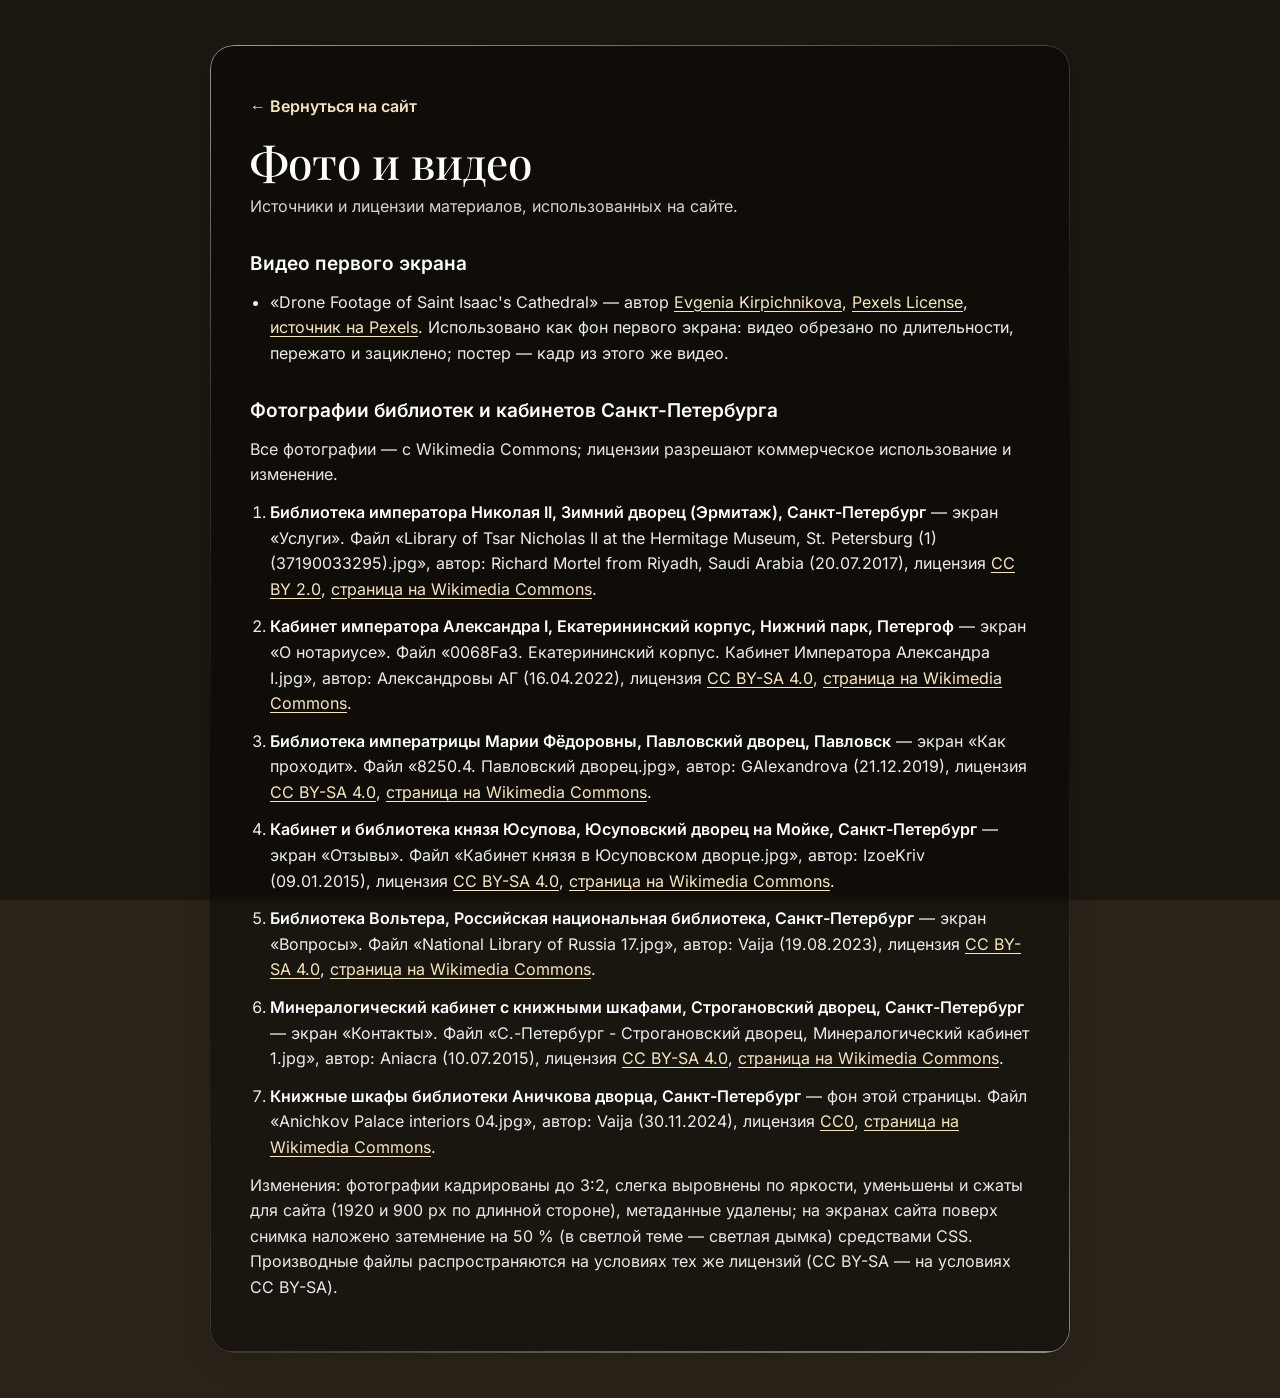
<file: credits.html>
<!DOCTYPE html>
<html lang="ru">
<head>
<meta charset="utf-8">
<meta name="viewport" content="width=device-width, initial-scale=1">
<title>Фото и видео — источники и лицензии · Нотариус Рябова О. В.</title>
<meta name="robots" content="noindex, nofollow, noarchive">
<meta name="theme-color" content="#2b2319">
<link rel="icon" href="data:image/svg+xml,%3Csvg%20xmlns%3D%22http%3A//www.w3.org/2000/svg%22%20viewBox%3D%220%200%2064%2064%22%3E%3Crect%20width%3D%2264%22%20height%3D%2264%22%20rx%3D%2214%22%20fill%3D%22%23665230%22/%3E%3Ctext%20x%3D%2232%22%20y%3D%2243%22%20font-family%3D%22Georgia%2Cserif%22%20font-size%3D%2230%22%20text-anchor%3D%22middle%22%20fill%3D%22%23fff%22%3E%D0%A0%D0%9E%3C/text%3E%3C/svg%3E">
<style>
@font-face{font-family:'Inter';font-style:normal;font-weight:400;font-display:swap;src:url(assets/fonts/inter-400-cyrillic.woff2) format('woff2');unicode-range:U+0301, U+0400-045F, U+0490-0491, U+04B0-04B1, U+2116}
@font-face{font-family:'Inter';font-style:normal;font-weight:400;font-display:swap;src:url(assets/fonts/inter-400-latin.woff2) format('woff2');unicode-range:U+0000-00FF, U+0131, U+0152-0153, U+02BB-02BC, U+02C6, U+02DA, U+02DC, U+0304, U+0308, U+0329, U+2000-206F, U+20AC, U+2122, U+2191, U+2193, U+2212, U+2215, U+FEFF, U+FFFD}
@font-face{font-family:'Inter';font-style:normal;font-weight:600;font-display:swap;src:url(assets/fonts/inter-600-cyrillic.woff2) format('woff2');unicode-range:U+0301, U+0400-045F, U+0490-0491, U+04B0-04B1, U+2116}
@font-face{font-family:'Inter';font-style:normal;font-weight:600;font-display:swap;src:url(assets/fonts/inter-600-latin.woff2) format('woff2');unicode-range:U+0000-00FF, U+0131, U+0152-0153, U+02BB-02BC, U+02C6, U+02DA, U+02DC, U+0304, U+0308, U+0329, U+2000-206F, U+20AC, U+2122, U+2191, U+2193, U+2212, U+2215, U+FEFF, U+FFFD}
@font-face{font-family:'Playfair Display';font-style:normal;font-weight:500;font-display:swap;src:url(assets/fonts/playfair-display-500-cyrillic.woff2) format('woff2');unicode-range:U+0301, U+0400-045F, U+0490-0491, U+04B0-04B1, U+2116}
@font-face{font-family:'Playfair Display';font-style:normal;font-weight:500;font-display:swap;src:url(assets/fonts/playfair-display-500-latin.woff2) format('woff2');unicode-range:U+0000-00FF, U+0131, U+0152-0153, U+02BB-02BC, U+02C6, U+02DA, U+02DC, U+0304, U+0308, U+0329, U+2000-206F, U+20AC, U+2122, U+2191, U+2193, U+2212, U+2215, U+FEFF, U+FFFD}
:root{--spot:255,196,108;--serif:"Playfair Display",Georgia,"Times New Roman",serif}
*,*::before,*::after{box-sizing:border-box}
html{-webkit-text-size-adjust:100%}
body{margin:0;min-height:100vh;background:#2b2319;color:#fff;font-family:"Inter",Tahoma,Arial,sans-serif;font-size:16px;line-height:1.6;-webkit-font-smoothing:antialiased}
.bg{position:fixed;inset:0;z-index:-1;overflow:hidden;background:#2b2319}
.bg img{display:block;width:100%;height:100%;object-fit:cover}
.bg::after{content:"";position:absolute;inset:0;background:rgba(0,0,0,.35)}
main{position:relative;isolation:isolate;max-width:860px;margin:clamp(16px,5vh,56px) auto;padding:clamp(20px,4vw,40px);
  background:rgba(0,0,0,.4);-webkit-backdrop-filter:blur(4px);backdrop-filter:blur(4px);border-radius:24px;box-shadow:0 8px 30px rgba(0,0,0,.14)}
main::after{content:"";position:absolute;inset:0;border-radius:inherit;padding:1.4px;pointer-events:none;
  background:linear-gradient(160deg,rgba(255,255,255,.58),rgba(255,255,255,.16) 22%,rgba(255,255,255,0) 44%,rgba(255,255,255,0) 60%,rgba(255,255,255,.16) 82%,rgba(255,255,255,.5));
  -webkit-mask:linear-gradient(#000 0 0) content-box,linear-gradient(#000 0 0);-webkit-mask-composite:xor;mask-composite:exclude}
a{color:#f6e6bd;text-underline-offset:3px}
a:hover{color:#ffe2a8}
a:focus-visible{outline:3px solid #ffe2a8;outline-offset:2px;border-radius:4px}
.back{display:inline-flex;align-items:center;min-height:44px;margin-bottom:8px;text-decoration:none;font-weight:600}
h1{margin:0 0 6px;font-family:var(--serif);font-weight:500;font-size:clamp(30px,5vw,44px);line-height:1.15}
h2{margin:30px 0 10px;font-size:19px;font-weight:600}
p{margin:0 0 12px;color:rgba(255,255,255,.9)}
ul,ol{margin:0;padding-left:20px}
li{margin:0 0 12px;color:rgba(255,255,255,.92);overflow-wrap:anywhere}
li b{color:#fff}
.lead{color:rgba(255,255,255,.82)}
</style>
</head>
<body>
<div class="bg" aria-hidden="true"><picture><source media="(max-width:768px)" srcset="img/bg/anichkov-palace-library-900.jpg"><img src="img/bg/anichkov-palace-library-1920.jpg" alt="" width="1920" height="1280" decoding="async"></picture></div>
<main>
  <a class="back" href="index.html#contacts">← Вернуться на сайт</a>
  <h1>Фото и видео</h1>
  <p class="lead">Источники и лицензии материалов, использованных на сайте.</p>

  <h2>Видео первого экрана</h2>
  <ul>
    <li>
      «Drone Footage of Saint Isaac's Cathedral» — автор
      <a href="https://www.pexels.com/@evgenia-kirpichnikova-1007758/" target="_blank" rel="noopener">Evgenia Kirpichnikova</a>,
      <a href="https://www.pexels.com/license/" target="_blank" rel="noopener">Pexels License</a>,
      <a href="https://www.pexels.com/video/drone-footage-of-saint-isaac-s-cathedral-5860787/" target="_blank" rel="noopener">источник на Pexels</a>.
      Использовано как фон первого экрана: видео обрезано по длительности, пережато и зациклено; постер — кадр из этого же видео.
    </li>
  </ul>

  <h2>Фотографии библиотек и кабинетов Санкт-Петербурга</h2>
  <p>Все фотографии — с Wikimedia Commons; лицензии разрешают коммерческое использование и изменение.</p>
  <ol>
      <li>
        <b>Библиотека императора Николая II, Зимний дворец (Эрмитаж), Санкт-Петербург</b> — экран «Услуги».
        Файл «Library of Tsar Nicholas II at the Hermitage Museum, St. Petersburg (1) (37190033295).jpg», автор: Richard Mortel from Riyadh, Saudi Arabia (20.07.2017), лицензия
        <a href="https://creativecommons.org/licenses/by/2.0/" target="_blank" rel="noopener">CC BY 2.0</a>,
        <a href="https://commons.wikimedia.org/wiki/File:Library_of_Tsar_Nicholas_II_at_the_Hermitage_Museum,_St._Petersburg_(1)_(37190033295).jpg" target="_blank" rel="noopener">страница на Wikimedia Commons</a>.
      </li>
      <li>
        <b>Кабинет императора Александра I, Екатерининский корпус, Нижний парк, Петергоф</b> — экран «О нотариусе».
        Файл «0068Fa3. Екатерининский корпус. Кабинет Императора Александра I.jpg», автор: Александровы АГ (16.04.2022), лицензия
        <a href="https://creativecommons.org/licenses/by-sa/4.0/" target="_blank" rel="noopener">CC BY-SA 4.0</a>,
        <a href="https://commons.wikimedia.org/wiki/File:0068Fa3._%D0%95%D0%BA%D0%B0%D1%82%D0%B5%D1%80%D0%B8%D0%BD%D0%B8%D0%BD%D1%81%D0%BA%D0%B8%D0%B9_%D0%BA%D0%BE%D1%80%D0%BF%D1%83%D1%81._%D0%9A%D0%B0%D0%B1%D0%B8%D0%BD%D0%B5%D1%82_%D0%98%D0%BC%D0%BF%D0%B5%D1%80%D0%B0%D1%82%D0%BE%D1%80%D0%B0_%D0%90%D0%BB%D0%B5%D0%BA%D1%81%D0%B0%D0%BD%D0%B4%D1%80%D0%B0_I.jpg" target="_blank" rel="noopener">страница на Wikimedia Commons</a>.
      </li>
      <li>
        <b>Библиотека императрицы Марии Фёдоровны, Павловский дворец, Павловск</b> — экран «Как проходит».
        Файл «8250.4. Павловский дворец.jpg», автор: GAlexandrova (21.12.2019), лицензия
        <a href="https://creativecommons.org/licenses/by-sa/4.0/" target="_blank" rel="noopener">CC BY-SA 4.0</a>,
        <a href="https://commons.wikimedia.org/wiki/File:8250.4._%D0%9F%D0%B0%D0%B2%D0%BB%D0%BE%D0%B2%D1%81%D0%BA%D0%B8%D0%B9_%D0%B4%D0%B2%D0%BE%D1%80%D0%B5%D1%86.jpg" target="_blank" rel="noopener">страница на Wikimedia Commons</a>.
      </li>
      <li>
        <b>Кабинет и библиотека князя Юсупова, Юсуповский дворец на Мойке, Санкт-Петербург</b> — экран «Отзывы».
        Файл «Кабинет князя в Юсуповском дворце.jpg», автор: IzoeKriv (09.01.2015), лицензия
        <a href="https://creativecommons.org/licenses/by-sa/4.0/" target="_blank" rel="noopener">CC BY-SA 4.0</a>,
        <a href="https://commons.wikimedia.org/wiki/File:%D0%9A%D0%B0%D0%B1%D0%B8%D0%BD%D0%B5%D1%82_%D0%BA%D0%BD%D1%8F%D0%B7%D1%8F_%D0%B2_%D0%AE%D1%81%D1%83%D0%BF%D0%BE%D0%B2%D1%81%D0%BA%D0%BE%D0%BC_%D0%B4%D0%B2%D0%BE%D1%80%D1%86%D0%B5.jpg" target="_blank" rel="noopener">страница на Wikimedia Commons</a>.
      </li>
      <li>
        <b>Библиотека Вольтера, Российская национальная библиотека, Санкт-Петербург</b> — экран «Вопросы».
        Файл «National Library of Russia 17.jpg», автор: Vaija (19.08.2023), лицензия
        <a href="https://creativecommons.org/licenses/by-sa/4.0/" target="_blank" rel="noopener">CC BY-SA 4.0</a>,
        <a href="https://commons.wikimedia.org/wiki/File:National_Library_of_Russia_17.jpg" target="_blank" rel="noopener">страница на Wikimedia Commons</a>.
      </li>
      <li>
        <b>Минералогический кабинет с книжными шкафами, Строгановский дворец, Санкт-Петербург</b> — экран «Контакты».
        Файл «С.-Петербург - Строгановский дворец, Минералогический кабинет 1.jpg», автор: Aniacra (10.07.2015), лицензия
        <a href="https://creativecommons.org/licenses/by-sa/4.0/" target="_blank" rel="noopener">CC BY-SA 4.0</a>,
        <a href="https://commons.wikimedia.org/wiki/File:%D0%A1.-%D0%9F%D0%B5%D1%82%D0%B5%D1%80%D0%B1%D1%83%D1%80%D0%B3_-_%D0%A1%D1%82%D1%80%D0%BE%D0%B3%D0%B0%D0%BD%D0%BE%D0%B2%D1%81%D0%BA%D0%B8%D0%B9_%D0%B4%D0%B2%D0%BE%D1%80%D0%B5%D1%86,_%D0%9C%D0%B8%D0%BD%D0%B5%D1%80%D0%B0%D0%BB%D0%BE%D0%B3%D0%B8%D1%87%D0%B5%D1%81%D0%BA%D0%B8%D0%B9_%D0%BA%D0%B0%D0%B1%D0%B8%D0%BD%D0%B5%D1%82_1.jpg" target="_blank" rel="noopener">страница на Wikimedia Commons</a>.
      </li>
      <li>
        <b>Книжные шкафы библиотеки Аничкова дворца, Санкт-Петербург</b> — фон этой страницы.
        Файл «Anichkov Palace interiors 04.jpg», автор: Vaija (30.11.2024), лицензия
        <a href="https://creativecommons.org/publicdomain/zero/1.0/" target="_blank" rel="noopener">CC0</a>,
        <a href="https://commons.wikimedia.org/wiki/File:Anichkov_Palace_interiors_04.jpg" target="_blank" rel="noopener">страница на Wikimedia Commons</a>.
      </li>
  </ol>
  <p>Изменения: фотографии кадрированы до 3:2, слегка выровнены по яркости, уменьшены и сжаты для сайта (1920 и 900 px по длинной стороне), метаданные удалены; на экранах сайта поверх снимка наложено затемнение на 50 % (в светлой теме — светлая дымка) средствами CSS. Производные файлы распространяются на условиях тех же лицензий (CC BY-SA — на условиях CC BY-SA).</p>
</main>
</body>
</html>
</file>
<file: css/etalon.css>
/* ==========================================================================
   Эталон нотариуса. Общий слой поверх встроенных стилей index.html:
   видео-первый экран, «жидкое стекло», интерьеры на фоне экранов,
   шапка и нижняя панель со второго экрана, карточки Spotlight Card.
   ========================================================================== */

/* плавное проявление подсветки рамки (Chrome/Safari/Firefox новых версий) */
@property --hl{syntax:'<number>';inherits:true;initial-value:0}

:root{
  --glass:rgba(0,0,0,.4);
  --glass-blur:4px;
  --spot:255,196,108;          /* тёплый янтарь под интерьеры */
  --spring:cubic-bezier(.2,.9,.3,1.35);
}

/* ---------- светлый текст на тёмном стекле для всего, что лежит на фото ---------- */
.sec:not(.sec-hero),.hdr,.bar,.mmenu{
  --card:rgba(0,0,0,.4); --card-rgb:0,0,0;
  --text:#fff; --muted:rgba(255,255,255,.84);
  --line:rgba(255,255,255,.3); --line2:rgba(255,255,255,.2);
  --accent:#ecd9ac; --accent-d:#f6e9c8; --accent-l:#d3bc8a; --accent-soft:rgba(255,255,255,.13);
  --bg:rgba(0,0,0,.3); --bg2:transparent; --bg3:rgba(255,255,255,.13);
  --on-accent:#1d170b;
  --shadow:0 1px 12px rgba(0,0,0,.35); --shadow-lg:0 18px 50px rgba(0,0,0,.5);
  --ok:#8fe3a8; --bad:#ff9f96;
  color:#fff;
}
.sec:not(.sec-hero){background:#2b2319}
.sec:not(.sec-hero) .sec-scroll{
  position:relative;z-index:1;
  padding-top:calc(var(--hdr-h) + 12px);padding-bottom:calc(var(--bar-h) + 12px);
  text-shadow:0 1px 2px rgba(0,0,0,.45)
}
.sec:not(.sec-hero) :is(input,select,textarea,button.btn,.btn){text-shadow:none}

/* ---------- фон экранов: интерьеры, затемнение ровно 50% ---------- */
.sec-bg{position:absolute;inset:0;z-index:0;overflow:hidden;pointer-events:none;background:#2b2319}
.sec-bg picture{display:block;width:100%;height:100%}
.sec-bg img{display:block;width:100%;height:100%;object-fit:cover;opacity:0;transition:opacity .9s ease}
.sec-bg img.ld,html:not(.js) .sec-bg img{opacity:1}
.sec-bg::after{content:"";position:absolute;inset:0;background:rgba(0,0,0,.5)}

/* ==========================================================================
   Жидкое стекло
   ========================================================================== */
.glass,
.sec:not(.sec-hero) :is(.sec-head,.svc,.step,.rev,.rsum,.cred,.cbox,.fq,.about-txt,.quote,.ilink,.chips li,.foot,.rate-chip){
  position:relative;isolation:isolate;
  background:var(--glass);
  -webkit-backdrop-filter:blur(var(--glass-blur));backdrop-filter:blur(var(--glass-blur));
  border:0;border-radius:var(--radius);
  box-shadow:0 8px 30px rgba(0,0,0,.14);
}
/* тонкая светлая рамка-градиент; рядом с курсором рамка разгорается (--hl, --x, --y) */
.glass::after,
.sec:not(.sec-hero) :is(.sec-head,.svc,.step,.rev,.rsum,.cred,.cbox,.fq,.about-txt,.quote,.ilink,.chips li,.foot,.rate-chip)::after{
  content:"";position:absolute;inset:0;border-radius:inherit;padding:1.4px;pointer-events:none;z-index:2;
  background:
    radial-gradient(230px circle at var(--x,50%) var(--y,50%),rgba(255,226,160,calc(var(--hl,0)*1)),rgba(var(--spot),calc(var(--hl,0)*.65)) 38%,transparent 72%),
    linear-gradient(160deg,rgba(255,255,255,.58) 0%,rgba(255,255,255,.16) 22%,rgba(255,255,255,0) 44%,rgba(255,255,255,0) 60%,rgba(255,255,255,.16) 82%,rgba(255,255,255,.5) 100%);
  -webkit-mask:linear-gradient(#000 0 0) content-box,linear-gradient(#000 0 0);
  -webkit-mask-composite:xor;mask-composite:exclude;
}
.sec:not(.sec-hero) .sec-head{display:block;width:fit-content;max-width:100%;border-radius:18px;padding:14px 22px 16px;margin-bottom:16px}
.sec:not(.sec-hero) .sec-head .h2{margin-top:8px}
.sec:not(.sec-hero) .sec-head .lead{margin-top:8px}
.sec:not(.sec-hero) .sec-head .demo-note{background:rgba(255,255,255,.1);border-left-color:var(--accent)}

/* ==========================================================================
   Spotlight Card: пятно света под курсором внутри карточки (::before),
   подсветка рамки рядом с курсором (::after выше), «прыжок» scale + тень.
   Позицию --x/--y ставит один общий обработчик pointermove (js/etalon.js).
   ========================================================================== */
.glow{position:relative;isolation:isolate;--hov:1.035}
.glow::before{
  content:"";position:absolute;inset:0;border-radius:inherit;pointer-events:none;z-index:-1;
  background:
    radial-gradient(340px circle at var(--x,50%) var(--y,50%),rgba(var(--spot),.5),rgba(var(--spot),.2) 38%,transparent 72%);
  opacity:0;transition:opacity .35s ease;
}
.glow.lit{--hl:1}
.glow.lit::before{opacity:1}
.glow{transition:scale .38s var(--spring),box-shadow .32s ease,--hl .3s ease}
.glow.rv{transition:opacity .7s ease var(--rvd),translate .7s ease var(--rvd),scale .38s var(--spring),box-shadow .32s ease,--hl .3s ease}
@media (hover:hover) and (pointer:fine){
  .glow:hover{scale:var(--hov);z-index:6;box-shadow:0 24px 54px rgba(0,0,0,.5),0 0 34px rgba(var(--spot),.2)}
}
/* крупные плашки берут нижнюю границу 1,03: 3,5 % от 600 px — это уже 20 px */
.hero-plq,.about-txt,.sec-head,.cbox{--hov:1.03}

/* касание на телефоне: вспышка пятна в точке касания и подпрыгивание */
.glow.tap{animation:glowTap .62s var(--spring),glowHl .62s ease-out}
.glow.tap::before{animation:spotFlash .62s ease-out}
@keyframes glowTap{0%{scale:1}38%{scale:var(--tap,1.045)}100%{scale:1}}
@keyframes glowHl{0%{--hl:0}22%{--hl:1}100%{--hl:0}}
@keyframes spotFlash{0%{opacity:0}18%{opacity:1}100%{opacity:0}}

/* ---------- появление блоков при входе на экран ---------- */
.rv{--rvd:calc(var(--i,0) * 90ms);opacity:0;transform:none;translate:0 18px;
  transition:opacity .7s ease var(--rvd),translate .7s ease var(--rvd)}
.sec.active .rv{opacity:1;transform:none;translate:0 0}
/* первый экран: блоки стартуют сами (экран активен с загрузки), по очереди после слова */
.sec-hero .rv{--rvd:calc(var(--hero-d,1.8s) + var(--i,0) * 140ms);opacity:1;translate:0 0}
.sec-hero .kicker.rv{--rvd:.45s}
/* анимация заголовка стартует — скрипт ставит .go, и остальные блоки выходят следом за словом */
.sec-hero.go .rv{animation:heroIn .9s cubic-bezier(.2,.7,.2,1) var(--rvd) both}
html.js .sec-hero:not(.go) .rv{opacity:0;translate:0 18px;animation:heroSafe .01s linear 5s forwards}
@keyframes heroIn{from{opacity:0;translate:0 18px}to{opacity:1;translate:0 0}}
@keyframes heroSafe{to{opacity:1;translate:0 0}}

/* ==========================================================================
   Первый экран
   ========================================================================== */
.sec-hero{background:#8fb1d4;color:#fff}
.hero-bg{position:absolute;inset:0;overflow:hidden;background:#9db9d6 url(../img/hero-poster.jpg) 54% 50%/cover no-repeat}
.hero-video{position:absolute;inset:0;width:100%;height:100%;object-fit:cover;object-position:54% 50%;background:transparent}
.hero-clouds{
  position:absolute;left:0;top:0;width:100%;height:58%;pointer-events:none;opacity:0;transition:opacity 2.4s ease;
  -webkit-mask-image:linear-gradient(180deg,#000 0%,#000 36%,rgba(0,0,0,.55) 66%,transparent 100%);
          mask-image:linear-gradient(180deg,#000 0%,#000 36%,rgba(0,0,0,.55) 66%,transparent 100%)
}
.hero-clouds.on{opacity:1}

.sec-hero .sec-scroll{position:relative;z-index:1;padding:26px clamp(20px,3.4vw,64px);display:flex;flex-direction:column}
.sec-hero .wrap{max-width:none;margin:auto 0}
.hero-plq{
  --plq-w:clamp(500px,38vw,660px);--plq-pad:clamp(24px,2.4vw,36px);
  width:min(100%,var(--plq-w));padding:var(--plq-pad);border-radius:28px;
  color:#fff;text-shadow:0 1px 3px rgba(0,0,0,.5);
  animation:plqIn .9s ease both
}
@keyframes plqIn{from{opacity:0;translate:0 14px}to{opacity:1;translate:0 0}}
.hero-plq .kicker{color:#f6e6bd;font-size:12.5px;letter-spacing:.15em}
.hero-plq .kicker::before{background:#f6e6bd}
.hero-h1{margin:14px 0 0;font-weight:500}
.hw{
  display:inline-block;font-family:var(--serif);font-weight:500;line-height:1.06;letter-spacing:-.005em;color:#fff;
  font-size:calc((var(--plq-w) - 2 * var(--plq-pad)) / 4.9);
  text-shadow:0 2px 22px rgba(0,0,0,.35),0 1px 2px rgba(0,0,0,.4);white-space:nowrap
}
.hn{display:block;margin-top:6px;font-family:var(--serif);font-weight:500;font-size:clamp(20px,1.9vw,28px);line-height:1.2;color:#f7ecd2}
.hero-lead{margin-top:16px;max-width:none;font-size:clamp(15px,1.15vw,17px);line-height:1.5;color:rgba(255,255,255,.94)}
.hero-addr{margin-top:10px;font-size:14px}
.hero-addr .addr-link{color:#fff;border-bottom-color:rgba(255,255,255,.55)}
.hero-addr .addr-link:hover{color:#f6e6bd}
.hero-cta{display:flex;flex-wrap:wrap;gap:12px;margin-top:22px}
.btn-glass{
  min-height:52px;padding:0 26px;font-size:16px;color:#fff;border:0;background:var(--glass);
  -webkit-backdrop-filter:blur(var(--glass-blur));backdrop-filter:blur(var(--glass-blur));text-shadow:none
}
.btn-glass:hover{background:var(--glass);color:#fff}
.btn-glass.btn-book{background:rgba(var(--spot),.9);color:#2a1d07;font-weight:700;box-shadow:0 8px 26px rgba(var(--spot),.3)}
.btn-glass.btn-book:hover{background:rgba(var(--spot),.95);color:#2a1d07}
.btn-glass.btn-book::after{display:none}
.btn-glass.btn-book::before{background:radial-gradient(160px circle at var(--x,50%) var(--y,50%),rgba(255,255,255,.75),rgba(255,255,255,.25) 45%,transparent 75%)}
.btn-glass .ico{width:19px;height:19px}
.hero-plq .status{margin-top:16px;background:rgba(0,0,0,.28);border-color:rgba(255,255,255,.3);text-shadow:none}

/* ==========================================================================
   Шапка и нижняя панель: только со второго экрана
   ========================================================================== */
.hdr{
  background:var(--glass);-webkit-backdrop-filter:blur(8px);backdrop-filter:blur(8px);border-bottom:0;
  transition:transform .5s var(--ease),opacity .35s ease,visibility 0s linear 0s
}
.hdr::after{content:"";position:absolute;left:0;right:0;bottom:0;height:1px;background:linear-gradient(90deg,transparent,rgba(255,255,255,.45),transparent)}
body[data-sec="0"] .hdr{transform:translateY(-105%);opacity:0;visibility:hidden;pointer-events:none;transition:transform .45s var(--ease),opacity .3s ease,visibility 0s linear .45s}
.hdr-in{max-width:1440px;padding:0 28px;gap:18px}
.brand{gap:12px}
.brand-s{display:none}
.brand-t{display:flex}
.brand-n{font-size:16px;font-weight:600;color:#fff;text-shadow:0 1px 3px rgba(0,0,0,.4)}
.mono{background:rgba(var(--spot),.92);color:#2a1d07}
.nav{gap:2px}
.nav-a{color:#fff;opacity:.9;font-size:14.5px;padding:10px 12px}
.nav-a:hover,.nav-a.cur,.nav > li.open > .nav-a{background:rgba(255,255,255,.14);opacity:1}
.nav-a.cur{box-shadow:inset 0 -2px 0 rgba(var(--spot),.95)}
.hdr-tools{margin-left:10px;gap:10px}
.hdr .tool{color:#fff;opacity:.9}
.hdr .tool:hover{background:rgba(255,255,255,.14);opacity:1}
.hdr .btn-primary{background:rgba(var(--spot),.95);border-color:transparent;color:#2a1d07;font-weight:700}
.hdr .btn-primary:hover{background:#ffd998;color:#2a1d07}
.hdr-tel{display:inline-flex;align-items:center;gap:8px;min-height:44px;padding:0 6px;font-weight:600;font-size:15px;white-space:nowrap;color:#fff;border-radius:10px}
.hdr-tel .ico{width:18px;height:18px}
.hdr-tel:hover{color:#ffe2a8}
.mega{background:rgba(24,19,12,.9);-webkit-backdrop-filter:blur(16px);backdrop-filter:blur(16px);border:1px solid rgba(255,255,255,.2)}
.mega-it:hover{background:rgba(255,255,255,.12)}
.lang-dd{background:rgba(24,19,12,.92);-webkit-backdrop-filter:blur(16px);backdrop-filter:blur(16px);border:1px solid rgba(255,255,255,.22);color:#fff}
.lang-dd a:hover,.lang-dd button:hover{background:rgba(255,255,255,.12)}
.lang-dd a.cur{color:#ffe2a8}
/* размер текста, контраст, тема: прямо на плашке, рядом с языком */
.hdr-a11y{display:flex;align-items:center;gap:2px;margin-left:2px;padding-left:8px;border-left:1px solid rgba(255,255,255,.28)}
.hdr-a11y .tool{width:44px;height:44px}
.hdr #hcBtn[aria-pressed="true"]{background:rgba(255,226,168,.2);color:#ffe2a8;opacity:1}
.hdr .tool:disabled{opacity:.35;cursor:default}
.hdr .tool:disabled:hover{background:none}
.mm-tools{display:none}

.bar{
  background:var(--glass);-webkit-backdrop-filter:blur(8px);backdrop-filter:blur(8px);border-top:0;box-shadow:none;
  transition:transform .5s var(--ease),opacity .35s ease,visibility 0s linear 0s
}
.bar::before{content:"";position:absolute;left:0;right:0;top:0;height:1px;background:linear-gradient(90deg,transparent,rgba(255,255,255,.45),transparent)}
body[data-sec="0"] .bar{transform:translateY(105%);opacity:0;visibility:hidden;pointer-events:none;transition:transform .45s var(--ease),opacity .3s ease,visibility 0s linear .45s}
.bi{color:#fff;opacity:.88}
.bi:hover{background:rgba(255,255,255,.14);opacity:1}
.bi.cur{color:#ffe2a8}

.dots button::after{background:#fff;opacity:.6;box-shadow:0 0 0 1px rgba(0,0,0,.35)}
.dots button.cur::after{background:rgb(var(--spot));opacity:1}

.mmenu{background:rgba(22,17,11,.93);-webkit-backdrop-filter:blur(14px);backdrop-filter:blur(14px);color:#fff;bottom:var(--bar-h)}
.mmenu .macc-list button:hover{background:rgba(255,255,255,.12)}
.mmenu .mmenu-foot .btn{justify-content:center;padding:0 22px;font-size:16px}
.mmenu .btn-primary{background:rgba(var(--spot),.95);border-color:transparent;color:#2a1d07;font-weight:700}
.mmenu .btn-ghost{border-color:rgba(255,255,255,.4);color:#fff}
.mm-set{margin-top:16px;display:grid;gap:10px}
.mm-row{display:flex;flex-wrap:wrap;gap:8px;align-items:center}
.mm-lbl{width:56px;font-size:13px;color:var(--muted);text-transform:uppercase;letter-spacing:.08em}
.mmenu .mm-row a,.mmenu .mm-row button{display:inline-flex;width:auto;min-width:44px;min-height:44px;padding:0 12px;justify-content:center;align-items:center;
  border:1px solid rgba(255,255,255,.28);border-radius:10px;font-size:14px;font-weight:600}
.mmenu .mm-row a.cur{color:#ffe2a8;border-color:#ffe2a8}
.mmenu .mm-row .ico{width:20px;height:20px}
/* на телефоне те же четыре кнопки одним заметным рядом в меню */
.mmenu .mm-tools{grid-template-columns:repeat(4,1fr);gap:8px;padding:10px;border:1px solid rgba(255,226,168,.4);border-radius:14px;background:rgba(255,255,255,.07)}
.mmenu .mm-tools button{display:inline-flex;width:100%;min-height:52px;justify-content:center;align-items:center;border:1px solid rgba(255,255,255,.28);border-radius:10px;font-size:16px;font-weight:700;background:rgba(0,0,0,.25);padding:0}
.mmenu .mm-tools button .ico{width:22px;height:22px}
.mmenu .mm-tools button[aria-pressed="true"]{border-color:#ffe2a8;color:#ffe2a8;background:rgba(255,226,168,.14)}
.mmenu .mm-tools button:disabled{opacity:.4}

/* ==========================================================================
   Экраны: карточки на стекле
   ========================================================================== */
.sec:not(.sec-hero) .kicker{color:#f1deb0}
.sec:not(.sec-hero) .kicker::before{background:#f1deb0}
.sec:not(.sec-hero) .h2{font-size:clamp(26px,3vw,38px)}
.sec:not(.sec-hero) .svc:hover{transform:none;border-color:transparent}
.svc .cic,.cred .cic,.cl .cic,.mega-it .cic{background:rgba(255,255,255,.14);color:#f6e9c8}
.svc small{color:rgba(255,255,255,.8)}
.about-txt{padding:20px 24px}
.sec:not(.sec-hero) .about-txt .quote{background:rgba(255,255,255,.09);border-left:3px solid rgb(var(--spot));border-radius:0 12px 12px 0;-webkit-backdrop-filter:none;backdrop-filter:none;box-shadow:none}
.sec:not(.sec-hero) .about-txt .quote::after{display:none}
.chips li{background:var(--glass);border-radius:999px}
.creds .cred{padding:14px 16px}

.steps::before{display:none}
.steps{gap:14px;list-style:none;padding:0}
.step{padding:20px 16px 20px;text-align:left}
.step-n{background:rgba(255,255,255,.14);border-color:rgba(var(--spot),.85);color:#f6e9c8}
.step p{color:rgba(255,255,255,.88)}

.rsum,.rev{padding:20px 22px}
.rsum .big{color:#f6e9c8}
.rev p{color:#fff}

.faq{gap:0 16px}
.faq-col{gap:12px}
.fq{border-bottom:0;padding:2px 18px}
.fq > button{padding:14px 2px}
.fq-a p{padding:0 2px 14px;color:rgba(255,255,255,.88)}
.fq > button .pl{border-color:rgba(255,255,255,.4)}

.cbox{padding:16px 18px}
.cl{gap:9px}
.mapbox{padding:12px}
.fld input,.fld select,.fld textarea{background:rgba(0,0,0,.34);color:#fff;border-color:rgba(255,255,255,.34);text-shadow:none}
.fld input::placeholder,.fld textarea::placeholder{color:rgba(255,255,255,.55)}
.fld select option{color:#111;background:#fff}
.fld input:focus,.fld select:focus,.fld textarea:focus{border-color:rgb(var(--spot));box-shadow:0 0 0 3px rgba(var(--spot),.28)}
.map{background:rgba(0,0,0,.25)}
.sec:not(.sec-hero) .btn-primary{background:rgba(var(--spot),.95);border-color:transparent;color:#2a1d07;font-weight:700}
.sec:not(.sec-hero) .btn-primary:hover{background:#ffd998;color:#2a1d07}
.sec:not(.sec-hero) .btn-ghost{background:rgba(0,0,0,.3);color:#fff;border-color:rgba(255,255,255,.4)}
.sec:not(.sec-hero) .btn-ghost:hover{border-color:rgb(var(--spot));color:#ffe2a8}
.info-links .ilink{color:#fff;padding:9px 18px}
.info-links .ilink:hover{background:var(--glass)}

/* рейтинг Яндекс.Карт в «Контактах» */
.sec-head-rate{display:flex!important;align-items:center;justify-content:space-between;gap:18px;flex-wrap:wrap;width:100%!important;padding:14px 18px 14px 24px!important}
.sec-head-rate .sh-txt .h2{margin-top:6px}
.rate-chip{display:flex;align-items:center;gap:12px;padding:8px 18px 8px 10px;border-radius:14px;color:#fff;text-decoration:none;text-shadow:none}
.rate-chip .ym{width:40px;height:40px;flex:none}
.rate-chip .badge-r{display:flex;align-items:center;gap:8px}
.rate-chip .badge-r b{font-size:26px;line-height:1;font-weight:600}
.rate-chip .stars svg{width:17px;height:17px}
.rate-chip small{display:block;margin-top:3px;font-size:13px;color:var(--muted);white-space:nowrap}

.foot{margin-top:16px;padding:12px 18px;border-top:0;border-radius:14px;align-items:center}
.foot > div:first-child{flex:1 1 0;min-width:0}
.foot a{color:#fff}

/* фокус с клавиатуры виден на любом фоне */
.sec :focus-visible,.hdr :focus-visible,.bar :focus-visible,.mmenu :focus-visible{outline:3px solid #ffe2a8;outline-offset:2px}

/* ==========================================================================
   Адаптив
   ========================================================================== */
@media (max-width:1439px){
  .hdr-tel{width:44px;padding:0;justify-content:center}
  .hdr-tel span{display:none}
  .hdr-tel:hover{background:rgba(255,255,255,.14)}
}
@media (max-width:860px){
  .hdr-a11y{display:none}
  .mmenu .mm-tools{display:grid}
}
@media (max-width:1100px){
  .nav,.hdr-tel{display:none}
  .burger{display:grid}
  .hdr-book{display:inline-flex}
  .hdr-tools{margin-left:auto}
  .hdr-in{padding:0 18px}
}
@media (max-width:767px){
  .sec-bg{background:#2b2319}
  .sec:not(.sec-hero) .sec-scroll{padding-bottom:calc(var(--bar-h) + 12px)}
  .sec:not(.sec-hero) .sec-head{padding:12px 16px 14px;margin-bottom:14px;border-radius:14px}
  .step{padding:14px}
  .fq{padding:0 14px}
  .rsum,.rev{padding:16px}
  .sec-head-rate{padding:12px 14px!important}
  .rate-chip{padding:6px 12px 6px 8px}
  .rate-chip .ym{width:34px;height:34px}
  .rate-chip .badge-r b{font-size:22px}
  .rate-chip .stars svg{width:14px;height:14px}
  .foot{padding:10px 14px}

  .sec-hero .sec-scroll{padding:16px 14px calc(18px + env(safe-area-inset-bottom,0px))}
  .sec-hero .wrap{margin:auto 0 0}
  .hero-plq{--plq-pad:18px;width:100%;padding:18px 18px 20px;border-radius:22px}
  .hero-plq .kicker{font-size:11.5px;letter-spacing:.1em}
  .hero-h1{margin-top:10px}
  .hw{font-size:clamp(44px,16.2vw,76px)}
  .hn{font-size:clamp(19px,5.4vw,26px)}
  .hero-lead{margin-top:12px;font-size:14.5px}
  .hero-addr{display:none}
  .hero-cta{margin-top:16px;gap:10px;flex-wrap:nowrap}
  .btn-glass{min-height:50px;padding:0 14px;font-size:15px;flex:1 1 0;gap:8px}
  .hero-plq .status{margin-top:12px;font-size:12.5px}
  .hero-video,.hero-bg{object-position:55% 50%;background-position:55% 50%}
  .hero-clouds{height:52%}
}
@media (max-width:767px){
  .dots{right:-15px}
}
@media (max-width:600px){
  .mono{display:none}
  .hdr-in{padding:0 12px;gap:8px}
  .brand-n{font-size:15px}
  .hdr-book{padding:0 14px;font-size:14px}
}
@media (max-width:479px){
  :root{--hdr-h:56px}
  .bi{font-size:12px;letter-spacing:-.03em;padding:6px 0}
  .bi span{overflow:visible;text-overflow:clip}
  .brand-t{display:flex}
  .mmenu .mmenu-foot .btn{flex:1 1 100%}
}
@media (max-height:700px) and (min-width:768px){
  .hero-lead{display:none}
  .hero-cta{margin-top:16px}
}

/* ---------- без анимаций, если пользователь так просит ---------- */
@media (prefers-reduced-motion:reduce){
  .sec-hero.go .rv,html.js .sec-hero:not(.go) .rv,.hero-plq{animation:none;opacity:1;translate:0 0}
  .glow,.glow.rv{transition:none}
  .rv{transition:none;translate:0 0;opacity:1}
  .hero-clouds{transition:none}
}

/* ==========================================================================
   Тёмная тема (кнопка-луна на плашке). По умолчанию (data-theme="light") вид прежний;
   тёмная — тот же дизайн, но глубже: фото экранов темнее, стекло плотнее, окна и формы тёмные.
   Первый экран с видео и плашкой в обеих темах одинаковый.
   ========================================================================== */
html[data-theme="dark"]{--glass:rgba(0,0,0,.6)}
html[data-theme="dark"] .sec-hero{--glass:rgba(0,0,0,.4)}
html[data-theme="dark"] .sec-bg::after{background:rgba(0,0,0,.72)}
html[data-theme="dark"] .hdr,html[data-theme="dark"] .bar{background:rgba(8,6,3,.78)}
html[data-theme="dark"] .mmenu{background:rgba(10,8,5,.97)}
html[data-theme="dark"] .mega,html[data-theme="dark"] .lang-dd{background:rgba(10,8,5,.96)}
html[data-theme="dark"] .fld input,html[data-theme="dark"] .fld select,html[data-theme="dark"] .fld textarea{background:rgba(0,0,0,.5)}

/* ---------- режим для слабовидящих: чистый чёрный экран без стекла ---------- */
html[data-hc="1"] .sec:not(.sec-hero){background:#000}
html[data-hc="1"] .sec-hero{background:#000}
html[data-hc="1"] .glass,html[data-hc="1"] .hdr,html[data-hc="1"] .bar,html[data-hc="1"] .mmenu,html[data-hc="1"] .btn-glass,
html[data-hc="1"] .sec:not(.sec-hero) :is(.sec-head,.svc,.step,.rev,.rsum,.cred,.cbox,.fq,.about-txt,.quote,.ilink,.chips li,.foot,.rate-chip){
  background:#000!important;border:2px solid #fff!important;-webkit-backdrop-filter:none!important;backdrop-filter:none!important;box-shadow:none!important}
html[data-hc="1"] .glass::after,html[data-hc="1"] .glow::before,html[data-hc="1"] .hdr::after,html[data-hc="1"] .bar::before,
html[data-hc="1"] .sec:not(.sec-hero) :is(.sec-head,.svc,.step,.rev,.rsum,.cred,.cbox,.fq,.about-txt,.quote,.ilink,.chips li,.foot,.rate-chip)::after{display:none!important}
html[data-hc="1"] .hero-clouds,html[data-hc="1"] .hero-gulls,html[data-hc="1"] .sd-canvas,html[data-hc="1"] .hero-video{display:none!important}
html[data-hc="1"] .btn-glass.btn-book,html[data-hc="1"] .hdr .btn-primary,html[data-hc="1"] .sec:not(.sec-hero) .btn-primary{background:#ffe14d!important;color:#000!important}
html[data-hc="1"] .hw,html[data-hc="1"] .hn{text-shadow:none}
html[data-hc="1"] .btn-glass.btn-book *,html[data-hc="1"] .sec:not(.sec-hero) .btn-primary *{color:#000!important}

/* язык виден и на телефоне (правка Сергея 17.10) */
@media (max-width:700px){.tool-lang{padding:0 8px;gap:4px}.hdr-tools{gap:6px}}
</file>
<file: css/title-a.css>
/* Вариант A: слово «Нотариус» собирается из звёздной пыли (js/title-a.js).
   Слово всегда лежит в разметке; пока идёт анимация — оно прозрачно, затем плавно проявляется. */
html.js .hw{opacity:0;filter:blur(5px);transition:opacity .9s ease,filter .9s ease;animation:hwSafe .01s linear 6s forwards}
html.js .hw.in{opacity:1;filter:none}
@keyframes hwSafe{to{opacity:1;filter:none}}
.sd-canvas{position:absolute;inset:0;width:100%;height:100%;z-index:3;pointer-events:none;transition:opacity .9s ease}
.sd-canvas.out{opacity:0}
@media (prefers-reduced-motion:reduce){
  html.js .hw{opacity:1;filter:none;animation:none;transition:none}
  .sd-canvas{display:none}
}
html[data-hc="1"] .hw{opacity:1!important;filter:none!important}
</file>
